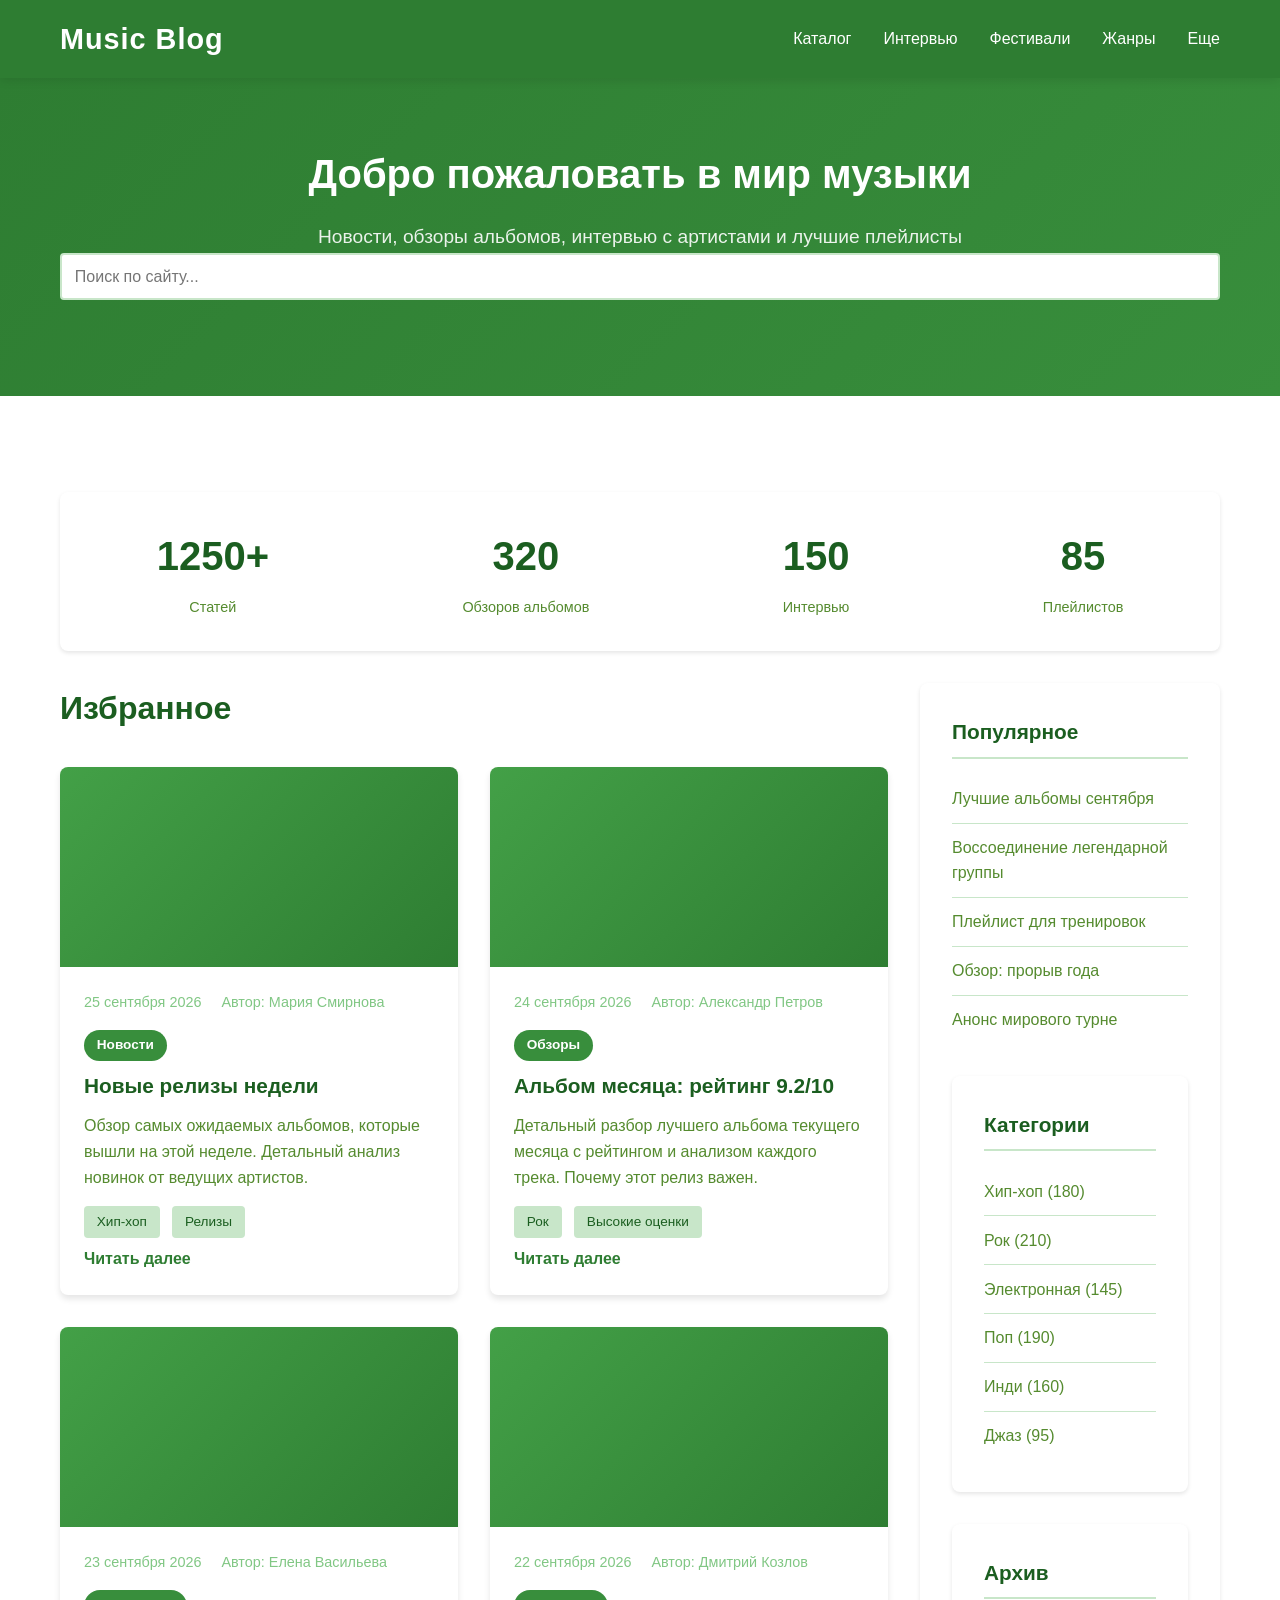
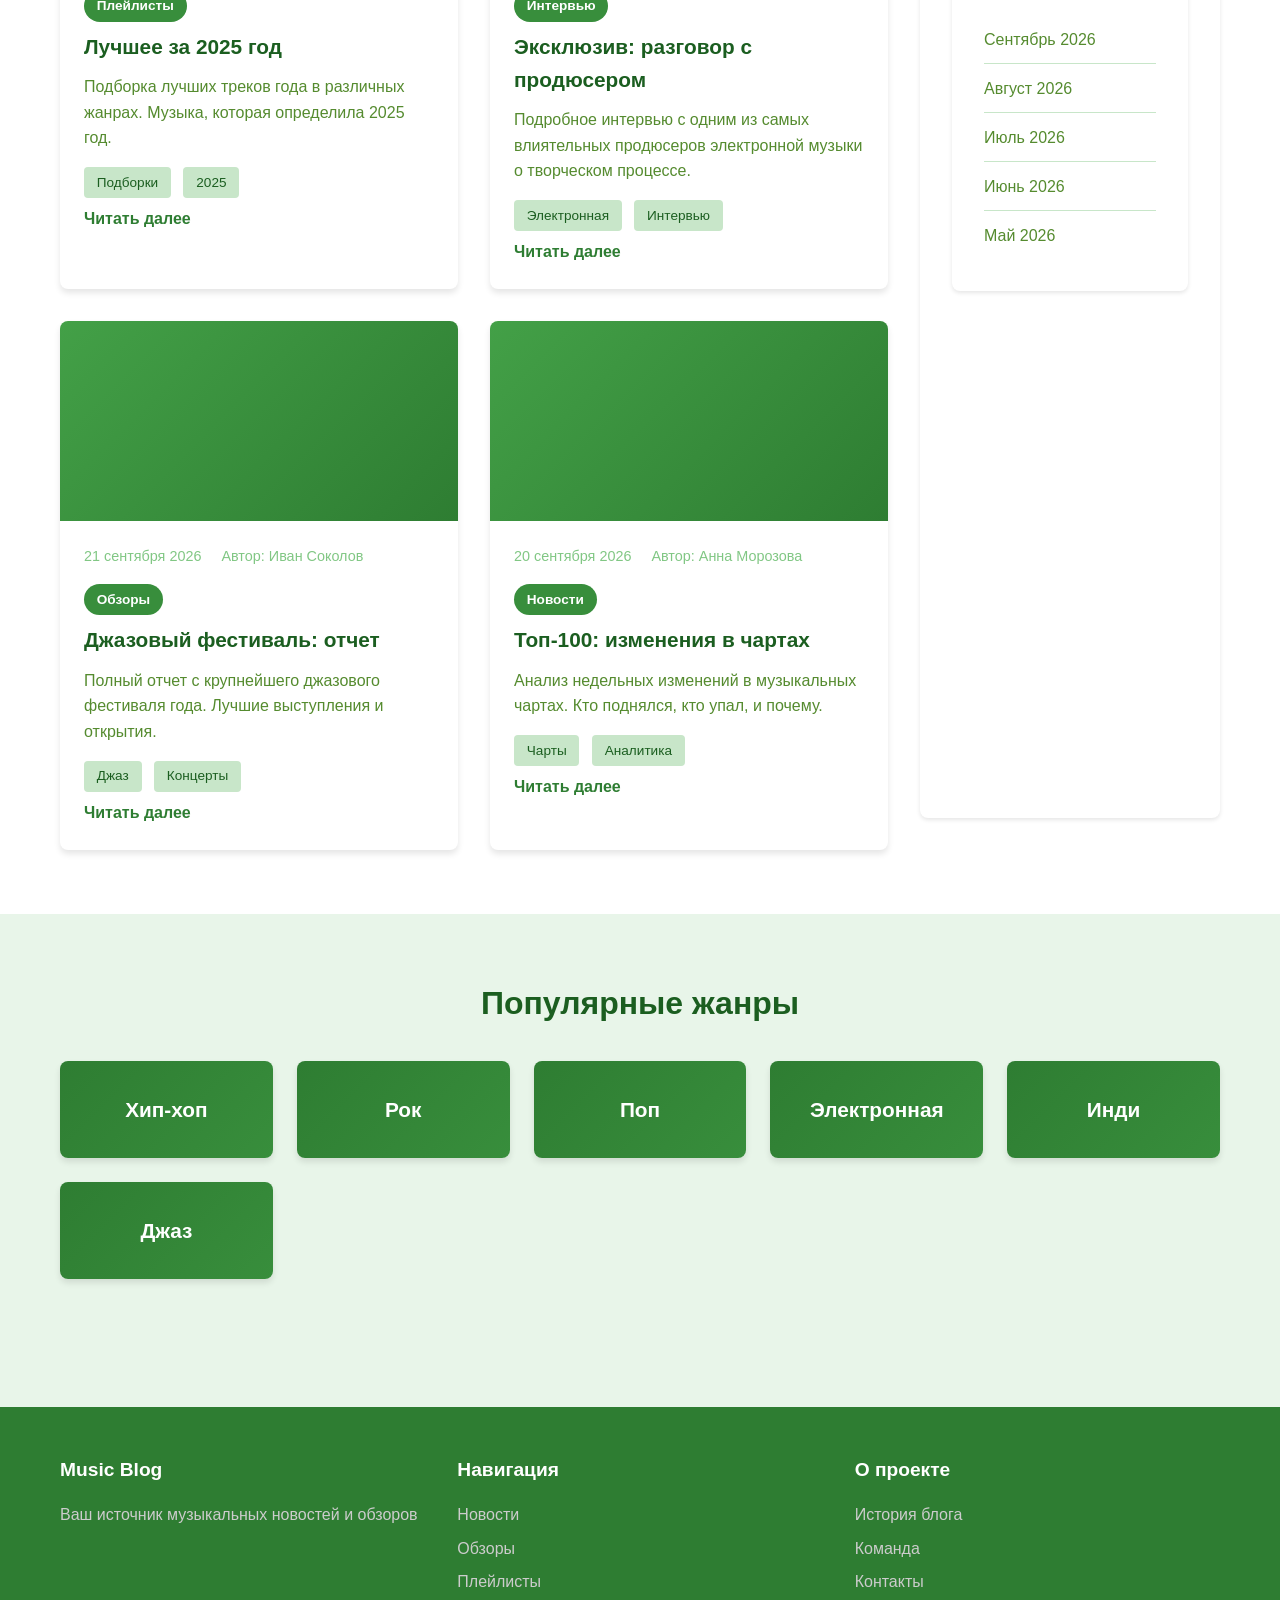
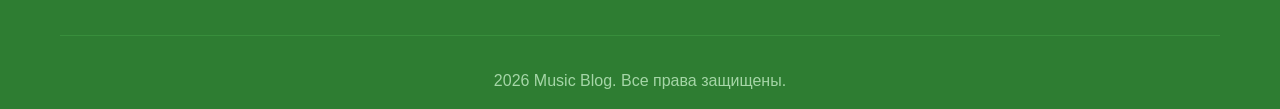
<file: index.html>
<!DOCTYPE html>
<html lang="ru">
<head>
    <meta charset="UTF-8">
    <meta name="viewport" content="width=device-width, initial-scale=1.0">
    <title>Музыкальный Блог - Новости, Обзоры, Плейлисты</title>
    <link rel="stylesheet" href="styles.css">
</head>
<body>
    <header>
        <div class="container">
            <div class="logo">
                <h1>Music Blog</h1>
            </div>
            <nav>
                <ul class="main-menu">
                    <li class="dropdown">
                        <a href="#catalog">Каталог</a>
                        <ul class="dropdown-menu">
                            <li class="dropdown-submenu">
                                <a href="news.html">Новости</a>
                                <ul>
                                    <li><a href="news.html#hip-hop">Хип-хоп</a></li>
                                    <li><a href="news.html#rock">Рок</a></li>
                                    <li><a href="news.html#pop">Поп</a></li>
                                    <li><a href="news.html#electronic">Электронная</a></li>
                                    <li><a href="news.html#indie">Инди</a></li>
                                    <li><a href="news.html#releases">Новые релизы</a></li>
                                    <li><a href="news.html#charts">Чарты</a></li>
                                </ul>
                            </li>
                            <li class="dropdown-submenu">
                                <a href="reviews.html">Обзоры</a>
                                <ul>
                                    <li><a href="reviews.html#albums">Альбомы</a></li>
                                    <li><a href="reviews.html#tracks">Треки</a></li>
                                    <li><a href="reviews.html#artists">Артисты</a></li>
                                    <li><a href="reviews.html#by-rating">По рейтингу</a></li>
                                </ul>
                            </li>
                            <li class="dropdown-submenu">
                                <a href="playlists.html">Плейлисты</a>
                                <ul>
                                    <li><a href="playlists.html#thematic">Тематические</a></li>
                                    <li><a href="playlists.html#by-genre">По жанрам</a></li>
                                    <li><a href="playlists.html#by-mood">По настроению</a></li>
                                </ul>
                            </li>
                        </ul>
                    </li>
                    <li><a href="interviews.html">Интервью</a></li>
                    <li><a href="festivals.html">Фестивали</a></li>
                    <li><a href="genres.html">Жанры</a></li>
                    <li class="dropdown">
                        <a href="#more">Еще</a>
                        <ul class="dropdown-menu">
                            <li><a href="podcasts.html">Подкасты</a></li>
                            <li><a href="awards.html">Награды</a></li>
                            <li><a href="history.html">История музыки</a></li>
                            <li><a href="community.html">Сообщество</a></li>
                            <li><a href="about.html">О нас</a></li>
                        </ul>
                    </li>
                </ul>
            </nav>
        </div>
    </header>

    <main>
        <section class="hero">
            <div class="container">
                <h2>Добро пожаловать в мир музыки</h2>
                <p>Новости, обзоры альбомов, интервью с артистами и лучшие плейлисты</p>
                <div class="search-box">
                    <input type="text" placeholder="Поиск по сайту...">
                </div>
            </div>
        </section>

        <section class="featured">
            <div class="container">
                <div class="stats">
                    <div class="stat-item">
                        <div class="stat-number">1250+</div>
                        <div class="stat-label">Статей</div>
                    </div>
                    <div class="stat-item">
                        <div class="stat-number">320</div>
                        <div class="stat-label">Обзоров альбомов</div>
                    </div>
                    <div class="stat-item">
                        <div class="stat-number">150</div>
                        <div class="stat-label">Интервью</div>
                    </div>
                    <div class="stat-item">
                        <div class="stat-number">85</div>
                        <div class="stat-label">Плейлистов</div>
                    </div>
                </div>

                <div class="content-wrapper">
                    <div class="main-content">
                        <h2>Избранное</h2>
                        <div class="grid">
                            <article class="card">
                                <div class="card-image"></div>
                                <div class="card-content">
                                    <div class="article-meta">
                                        <span>25 сентября 2026</span>
                                        <span>Автор: Мария Смирнова</span>
                                    </div>
                                    <span class="category">Новости</span>
                                    <h3>Новые релизы недели</h3>
                                    <p>Обзор самых ожидаемых альбомов, которые вышли на этой неделе. Детальный анализ новинок от ведущих артистов.</p>
                                    <div>
                                        <span class="tag">Хип-хоп</span>
                                        <span class="tag">Релизы</span>
                                    </div>
                                    <a href="news.html#releases" class="read-more">Читать далее</a>
                                </div>
                            </article>

                            <article class="card">
                                <div class="card-image"></div>
                                <div class="card-content">
                                    <div class="article-meta">
                                        <span>24 сентября 2026</span>
                                        <span>Автор: Александр Петров</span>
                                    </div>
                                    <span class="category">Обзоры</span>
                                    <h3>Альбом месяца: рейтинг 9.2/10</h3>
                                    <p>Детальный разбор лучшего альбома текущего месяца с рейтингом и анализом каждого трека. Почему этот релиз важен.</p>
                                    <div>
                                        <span class="tag">Рок</span>
                                        <span class="tag">Высокие оценки</span>
                                    </div>
                                    <a href="reviews.html#albums" class="read-more">Читать далее</a>
                                </div>
                            </article>

                            <article class="card">
                                <div class="card-image"></div>
                                <div class="card-content">
                                    <div class="article-meta">
                                        <span>23 сентября 2026</span>
                                        <span>Автор: Елена Васильева</span>
                                    </div>
                                    <span class="category">Плейлисты</span>
                                    <h3>Лучшее за 2025 год</h3>
                                    <p>Подборка лучших треков года в различных жанрах. Музыка, которая определила 2025 год.</p>
                                    <div>
                                        <span class="tag">Подборки</span>
                                        <span class="tag">2025</span>
                                    </div>
                                    <a href="playlists.html#thematic" class="read-more">Читать далее</a>
                                </div>
                            </article>

                            <article class="card">
                                <div class="card-image"></div>
                                <div class="card-content">
                                    <div class="article-meta">
                                        <span>22 сентября 2026</span>
                                        <span>Автор: Дмитрий Козлов</span>
                                    </div>
                                    <span class="category">Интервью</span>
                                    <h3>Эксклюзив: разговор с продюсером</h3>
                                    <p>Подробное интервью с одним из самых влиятельных продюсеров электронной музыки о творческом процессе.</p>
                                    <div>
                                        <span class="tag">Электронная</span>
                                        <span class="tag">Интервью</span>
                                    </div>
                                    <a href="news.html" class="read-more">Читать далее</a>
                                </div>
                            </article>

                            <article class="card">
                                <div class="card-image"></div>
                                <div class="card-content">
                                    <div class="article-meta">
                                        <span>21 сентября 2026</span>
                                        <span>Автор: Иван Соколов</span>
                                    </div>
                                    <span class="category">Обзоры</span>
                                    <h3>Джазовый фестиваль: отчет</h3>
                                    <p>Полный отчет с крупнейшего джазового фестиваля года. Лучшие выступления и открытия.</p>
                                    <div>
                                        <span class="tag">Джаз</span>
                                        <span class="tag">Концерты</span>
                                    </div>
                                    <a href="reviews.html" class="read-more">Читать далее</a>
                                </div>
                            </article>

                            <article class="card">
                                <div class="card-image"></div>
                                <div class="card-content">
                                    <div class="article-meta">
                                        <span>20 сентября 2026</span>
                                        <span>Автор: Анна Морозова</span>
                                    </div>
                                    <span class="category">Новости</span>
                                    <h3>Топ-100: изменения в чартах</h3>
                                    <p>Анализ недельных изменений в музыкальных чартах. Кто поднялся, кто упал, и почему.</p>
                                    <div>
                                        <span class="tag">Чарты</span>
                                        <span class="tag">Аналитика</span>
                                    </div>
                                    <a href="news.html#charts" class="read-more">Читать далее</a>
                                </div>
                            </article>
                        </div>
                    </div>

                    <aside class="sidebar">
                        <div>
                            <h3>Популярное</h3>
                            <ul>
                                <li><a href="reviews.html">Лучшие альбомы сентября</a></li>
                                <li><a href="news.html">Воссоединение легендарной группы</a></li>
                                <li><a href="playlists.html">Плейлист для тренировок</a></li>
                                <li><a href="reviews.html">Обзор: прорыв года</a></li>
                                <li><a href="news.html">Анонс мирового турне</a></li>
                            </ul>
                        </div>

                        <div class="sidebar" style="margin-top: 2rem;">
                            <h3>Категории</h3>
                            <ul>
                                <li><a href="news.html#hip-hop">Хип-хоп (180)</a></li>
                                <li><a href="news.html#rock">Рок (210)</a></li>
                                <li><a href="news.html#electronic">Электронная (145)</a></li>
                                <li><a href="news.html#pop">Поп (190)</a></li>
                                <li><a href="news.html#indie">Инди (160)</a></li>
                                <li><a href="news.html#jazz">Джаз (95)</a></li>
                            </ul>
                        </div>

                        <div class="sidebar" style="margin-top: 2rem;">
                            <h3>Архив</h3>
                            <ul>
                                <li><a href="#">Сентябрь 2026</a></li>
                                <li><a href="#">Август 2026</a></li>
                                <li><a href="#">Июль 2026</a></li>
                                <li><a href="#">Июнь 2026</a></li>
                                <li><a href="#">Май 2026</a></li>
                            </ul>
                        </div>
                    </aside>
                </div>
            </div>
        </section>

        <section class="genres">
            <div class="container">
                <h2>Популярные жанры</h2>
                <div class="genres-grid">
                    <a href="news.html#hip-hop" class="genre-card">
                        <h3>Хип-хоп</h3>
                    </a>
                    <a href="news.html#rock" class="genre-card">
                        <h3>Рок</h3>
                    </a>
                    <a href="news.html#pop" class="genre-card">
                        <h3>Поп</h3>
                    </a>
                    <a href="news.html#electronic" class="genre-card">
                        <h3>Электронная</h3>
                    </a>
                    <a href="news.html#indie" class="genre-card">
                        <h3>Инди</h3>
                    </a>
                    <a href="news.html#jazz" class="genre-card">
                        <h3>Джаз</h3>
                    </a>
                </div>
            </div>
        </section>
    </main>

    <footer>
        <div class="container">
            <div class="footer-content">
                <div class="footer-section">
                    <h4>Music Blog</h4>
                    <p>Ваш источник музыкальных новостей и обзоров</p>
                </div>
                <div class="footer-section">
                    <h4>Навигация</h4>
                    <ul>
                        <li><a href="news.html">Новости</a></li>
                        <li><a href="reviews.html">Обзоры</a></li>
                        <li><a href="playlists.html">Плейлисты</a></li>
                    </ul>
                </div>
                <div class="footer-section">
                    <h4>О проекте</h4>
                    <ul>
                        <li><a href="about.html#history">История блога</a></li>
                        <li><a href="about.html#team">Команда</a></li>
                        <li><a href="about.html#contacts">Контакты</a></li>
                    </ul>
                </div>
            </div>
            <div class="footer-bottom">
                <p>2026 Music Blog. Все права защищены.</p>
            </div>
        </div>
    </footer>
</body>
</html>
</file>
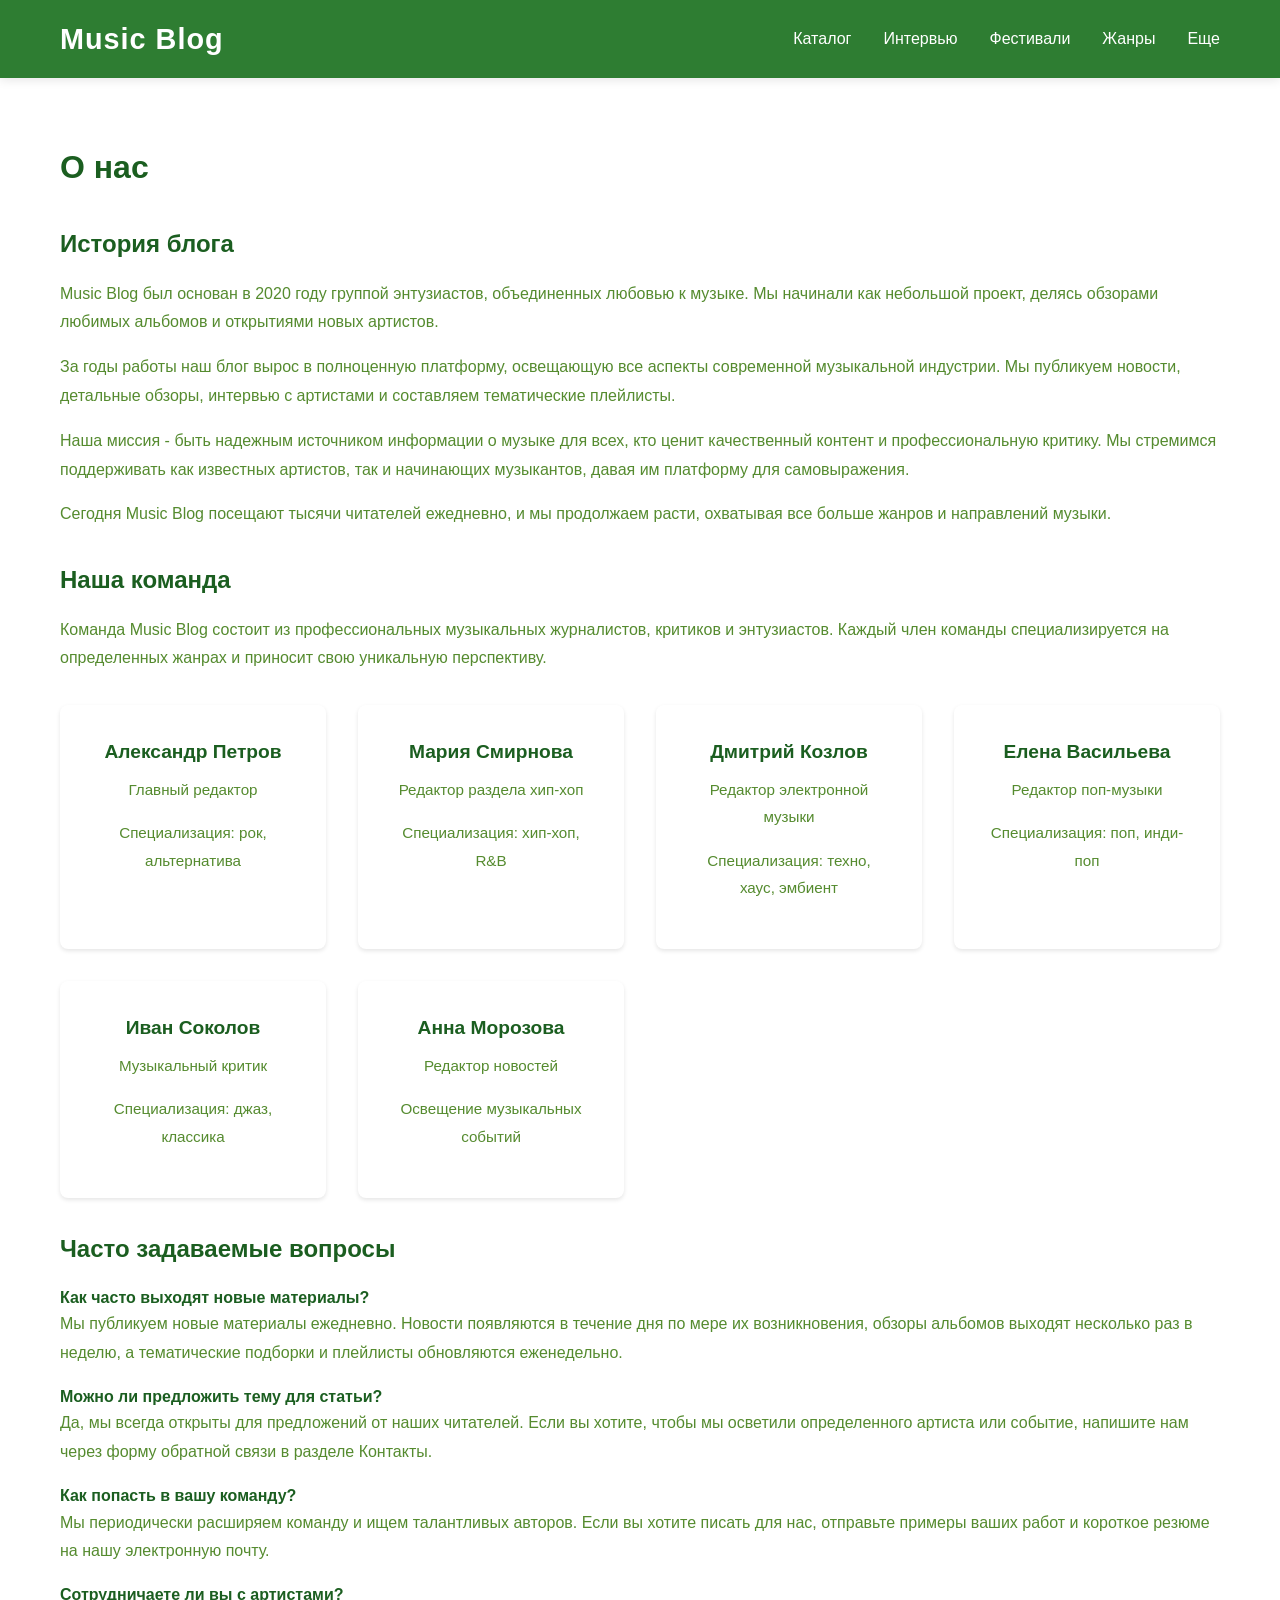
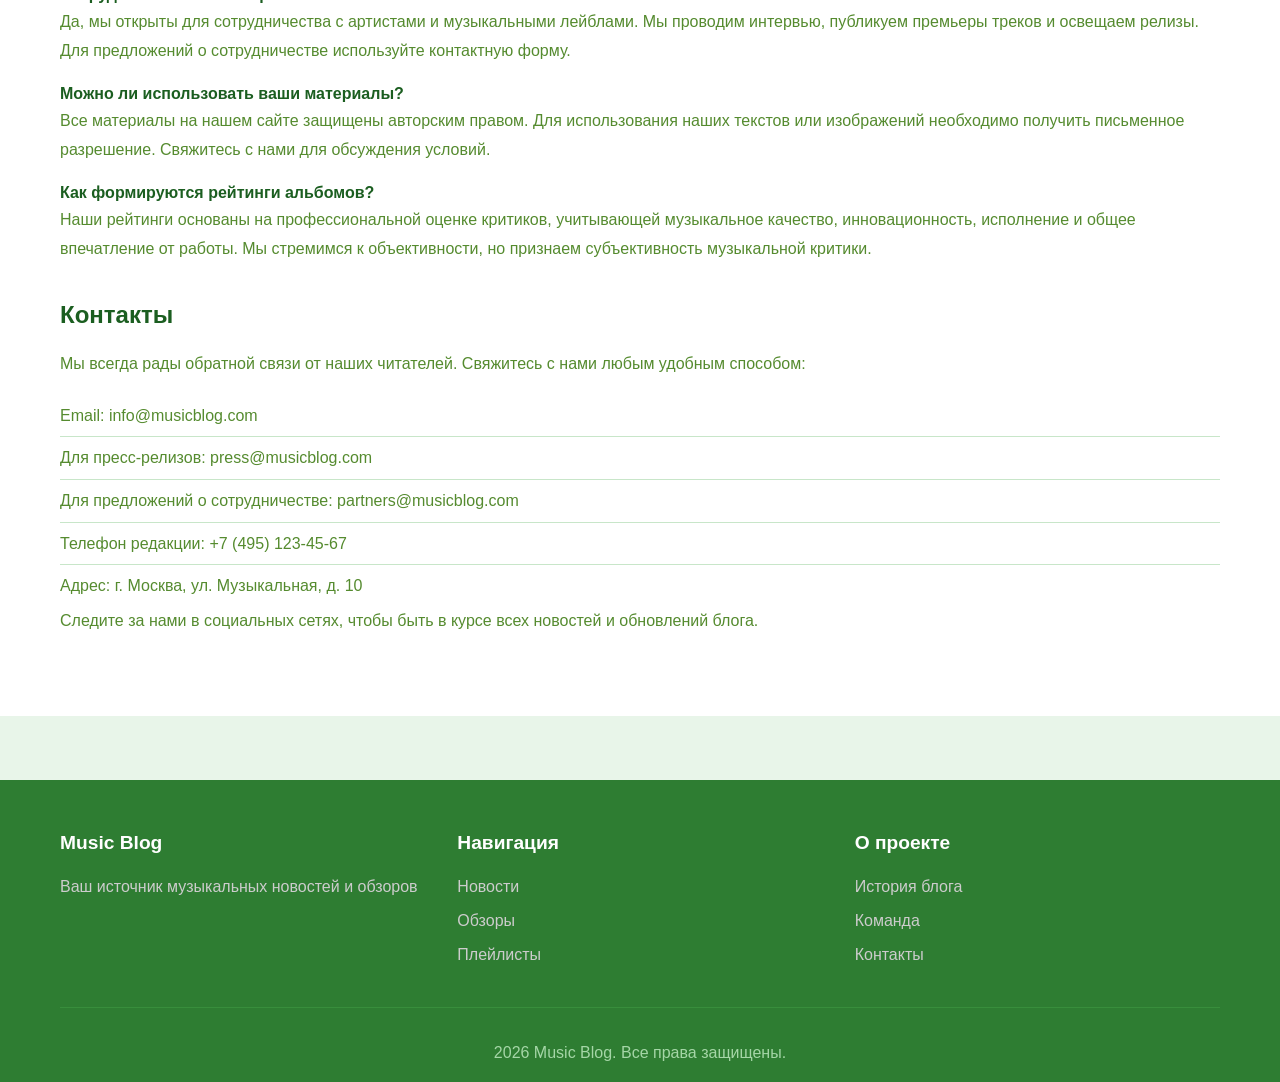
<file: about.html>
<!DOCTYPE html>
<html lang="ru">
<head>
    <meta charset="UTF-8">
    <meta name="viewport" content="width=device-width, initial-scale=1.0">
    <title>О нас - Музыкальный Блог</title>
    <link rel="stylesheet" href="styles.css">
</head>
<body>
    <header>
        <div class="container">
            <div class="logo">
                <h1><a href="index.html" style="color: #fff; text-decoration: none;">Music Blog</a></h1>
            </div>
            <nav>
                <ul class="main-menu">
                    <li class="dropdown">
                        <a href="#catalog">Каталог</a>
                        <ul class="dropdown-menu">
                            <li class="dropdown-submenu">
                                <a href="news.html">Новости</a>
                                <ul>
                                    <li><a href="news.html#hip-hop">Хип-хоп</a></li>
                                    <li><a href="news.html#rock">Рок</a></li>
                                    <li><a href="news.html#pop">Поп</a></li>
                                    <li><a href="news.html#electronic">Электронная</a></li>
                                    <li><a href="news.html#indie">Инди</a></li>
                                    <li><a href="news.html#releases">Новые релизы</a></li>
                                    <li><a href="news.html#charts">Чарты</a></li>
                                </ul>
                            </li>
                            <li class="dropdown-submenu">
                                <a href="reviews.html">Обзоры</a>
                                <ul>
                                    <li><a href="reviews.html#albums">Альбомы</a></li>
                                    <li><a href="reviews.html#tracks">Треки</a></li>
                                    <li><a href="reviews.html#artists">Артисты</a></li>
                                    <li><a href="reviews.html#by-rating">По рейтингу</a></li>
                                </ul>
                            </li>
                            <li class="dropdown-submenu">
                                <a href="playlists.html">Плейлисты</a>
                                <ul>
                                    <li><a href="playlists.html#thematic">Тематические</a></li>
                                    <li><a href="playlists.html#by-genre">По жанрам</a></li>
                                    <li><a href="playlists.html#by-mood">По настроению</a></li>
                                </ul>
                            </li>
                        </ul>
                    </li>
                    <li><a href="interviews.html">Интервью</a></li>
                    <li><a href="festivals.html">Фестивали</a></li>
                    <li><a href="genres.html">Жанры</a></li>
                    <li class="dropdown">
                        <a href="#more">Еще</a>
                        <ul class="dropdown-menu">
                            <li><a href="podcasts.html">Подкасты</a></li>
                            <li><a href="awards.html">Награды</a></li>
                            <li><a href="history.html">История музыки</a></li>
                            <li><a href="community.html">Сообщество</a></li>
                            <li><a href="about.html">О нас</a></li>
                        </ul>
                    </li>
                </ul>
            </nav>
        </div>
    </header>

    <main>
        <section class="content-section">
            <div class="container">
                <h2>О нас</h2>

                <div id="history">
                    <h3>История блога</h3>
                    <p>Music Blog был основан в 2020 году группой энтузиастов, объединенных любовью к музыке. Мы начинали как небольшой проект, делясь обзорами любимых альбомов и открытиями новых артистов.</p>
                    <p>За годы работы наш блог вырос в полноценную платформу, освещающую все аспекты современной музыкальной индустрии. Мы публикуем новости, детальные обзоры, интервью с артистами и составляем тематические плейлисты.</p>
                    <p>Наша миссия - быть надежным источником информации о музыке для всех, кто ценит качественный контент и профессиональную критику. Мы стремимся поддерживать как известных артистов, так и начинающих музыкантов, давая им платформу для самовыражения.</p>
                    <p>Сегодня Music Blog посещают тысячи читателей ежедневно, и мы продолжаем расти, охватывая все больше жанров и направлений музыки.</p>
                </div>

                <div id="team">
                    <h3>Наша команда</h3>
                    <p>Команда Music Blog состоит из профессиональных музыкальных журналистов, критиков и энтузиастов. Каждый член команды специализируется на определенных жанрах и приносит свою уникальную перспективу.</p>

                    <div class="team-grid">
                        <div class="team-member">
                            <h4>Александр Петров</h4>
                            <p>Главный редактор</p>
                            <p>Специализация: рок, альтернатива</p>
                        </div>

                        <div class="team-member">
                            <h4>Мария Смирнова</h4>
                            <p>Редактор раздела хип-хоп</p>
                            <p>Специализация: хип-хоп, R&B</p>
                        </div>

                        <div class="team-member">
                            <h4>Дмитрий Козлов</h4>
                            <p>Редактор электронной музыки</p>
                            <p>Специализация: техно, хаус, эмбиент</p>
                        </div>

                        <div class="team-member">
                            <h4>Елена Васильева</h4>
                            <p>Редактор поп-музыки</p>
                            <p>Специализация: поп, инди-поп</p>
                        </div>

                        <div class="team-member">
                            <h4>Иван Соколов</h4>
                            <p>Музыкальный критик</h4>
                            <p>Специализация: джаз, классика</p>
                        </div>

                        <div class="team-member">
                            <h4>Анна Морозова</h4>
                            <p>Редактор новостей</h4>
                            <p>Освещение музыкальных событий</p>
                        </div>
                    </div>
                </div>

                <div id="faq">
                    <h3>Часто задаваемые вопросы</h3>

                    <h4>Как часто выходят новые материалы?</h4>
                    <p>Мы публикуем новые материалы ежедневно. Новости появляются в течение дня по мере их возникновения, обзоры альбомов выходят несколько раз в неделю, а тематические подборки и плейлисты обновляются еженедельно.</p>

                    <h4>Можно ли предложить тему для статьи?</h4>
                    <p>Да, мы всегда открыты для предложений от наших читателей. Если вы хотите, чтобы мы осветили определенного артиста или событие, напишите нам через форму обратной связи в разделе Контакты.</p>

                    <h4>Как попасть в вашу команду?</h4>
                    <p>Мы периодически расширяем команду и ищем талантливых авторов. Если вы хотите писать для нас, отправьте примеры ваших работ и короткое резюме на нашу электронную почту.</p>

                    <h4>Сотрудничаете ли вы с артистами?</h4>
                    <p>Да, мы открыты для сотрудничества с артистами и музыкальными лейблами. Мы проводим интервью, публикуем премьеры треков и освещаем релизы. Для предложений о сотрудничестве используйте контактную форму.</p>

                    <h4>Можно ли использовать ваши материалы?</h4>
                    <p>Все материалы на нашем сайте защищены авторским правом. Для использования наших текстов или изображений необходимо получить письменное разрешение. Свяжитесь с нами для обсуждения условий.</p>

                    <h4>Как формируются рейтинги альбомов?</h4>
                    <p>Наши рейтинги основаны на профессиональной оценке критиков, учитывающей музыкальное качество, инновационность, исполнение и общее впечатление от работы. Мы стремимся к объективности, но признаем субъективность музыкальной критики.</p>
                </div>

                <div id="contacts">
                    <h3>Контакты</h3>
                    <p>Мы всегда рады обратной связи от наших читателей. Свяжитесь с нами любым удобным способом:</p>

                    <ul>
                        <li>Email: info@musicblog.com</li>
                        <li>Для пресс-релизов: press@musicblog.com</li>
                        <li>Для предложений о сотрудничестве: partners@musicblog.com</li>
                        <li>Телефон редакции: +7 (495) 123-45-67</li>
                        <li>Адрес: г. Москва, ул. Музыкальная, д. 10</li>
                    </ul>

                    <p>Следите за нами в социальных сетях, чтобы быть в курсе всех новостей и обновлений блога.</p>
                </div>
            </div>
        </section>
    </main>

    <footer>
        <div class="container">
            <div class="footer-content">
                <div class="footer-section">
                    <h4>Music Blog</h4>
                    <p>Ваш источник музыкальных новостей и обзоров</p>
                </div>
                <div class="footer-section">
                    <h4>Навигация</h4>
                    <ul>
                        <li><a href="news.html">Новости</a></li>
                        <li><a href="reviews.html">Обзоры</a></li>
                        <li><a href="playlists.html">Плейлисты</a></li>
                    </ul>
                </div>
                <div class="footer-section">
                    <h4>О проекте</h4>
                    <ul>
                        <li><a href="about.html#history">История блога</a></li>
                        <li><a href="about.html#team">Команда</a></li>
                        <li><a href="about.html#contacts">Контакты</a></li>
                    </ul>
                </div>
            </div>
            <div class="footer-bottom">
                <p>2026 Music Blog. Все права защищены.</p>
            </div>
        </div>
    </footer>
</body>
</html>
</file>
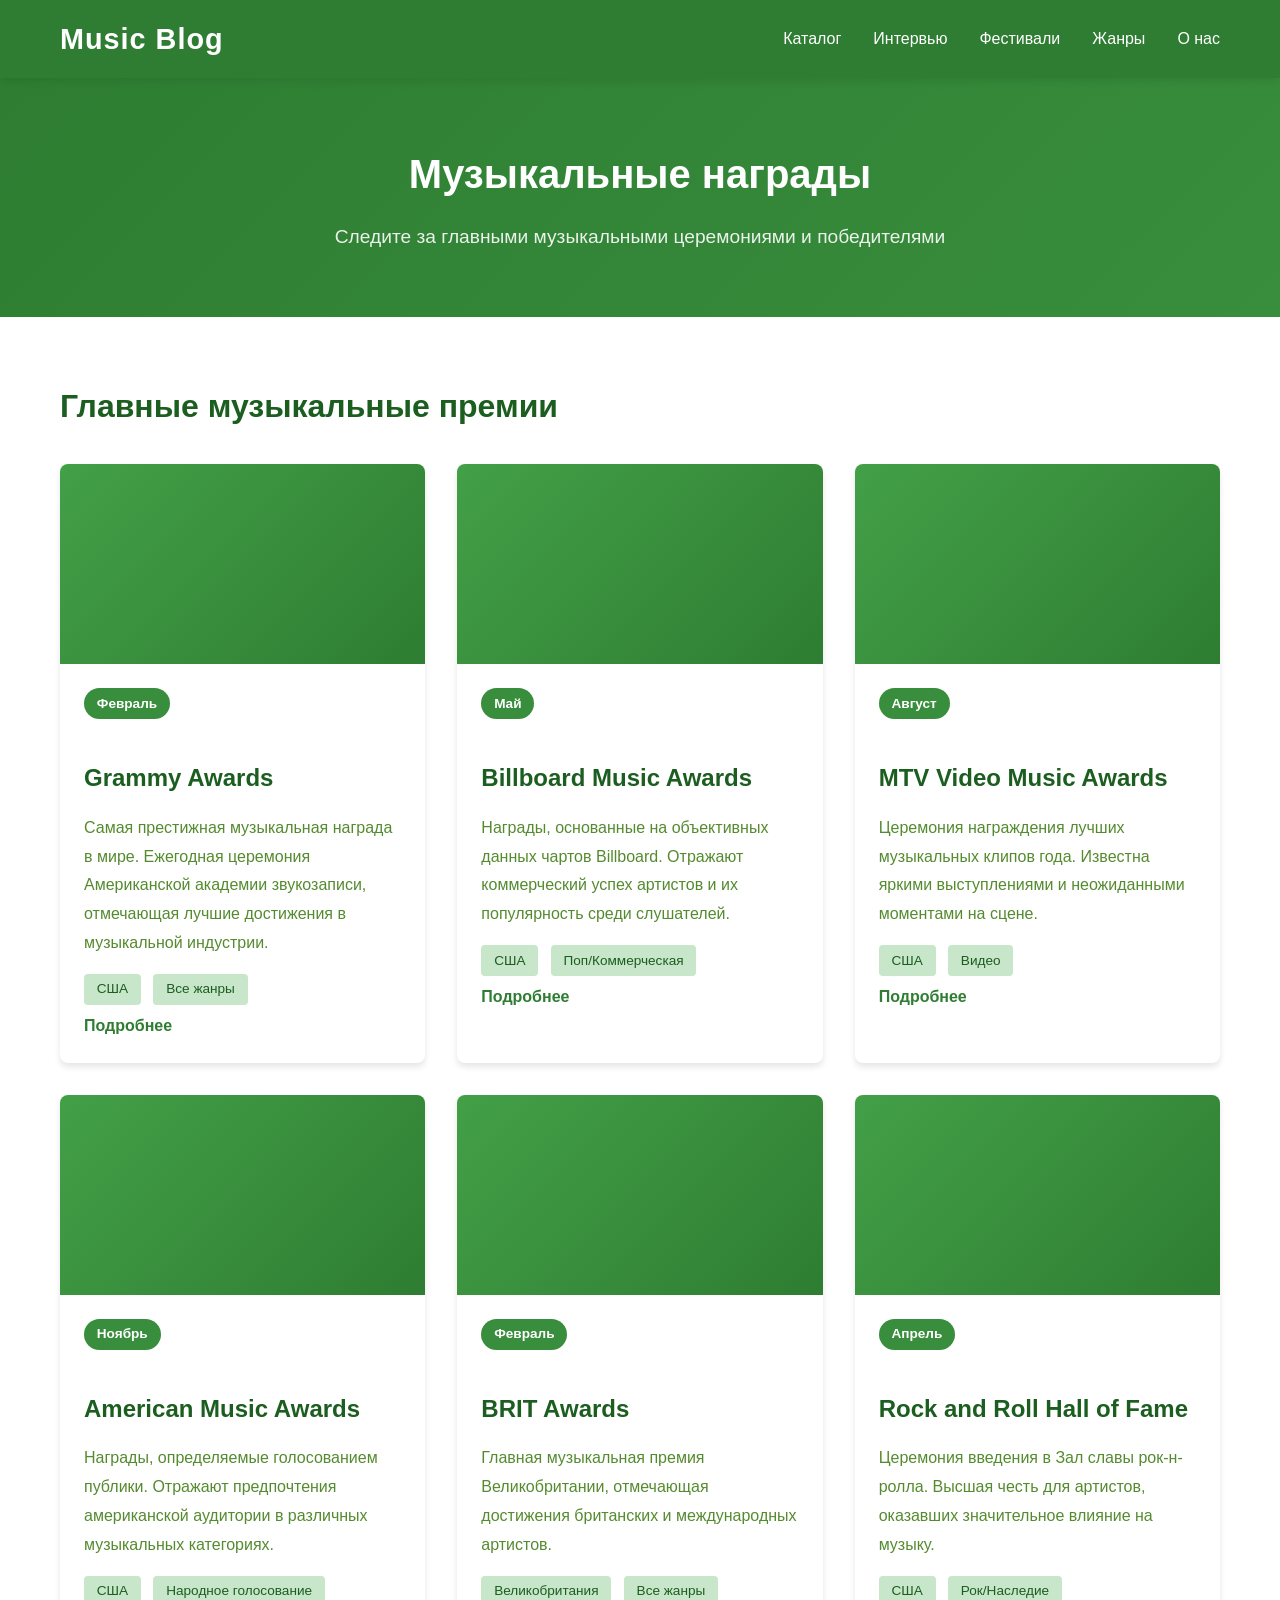
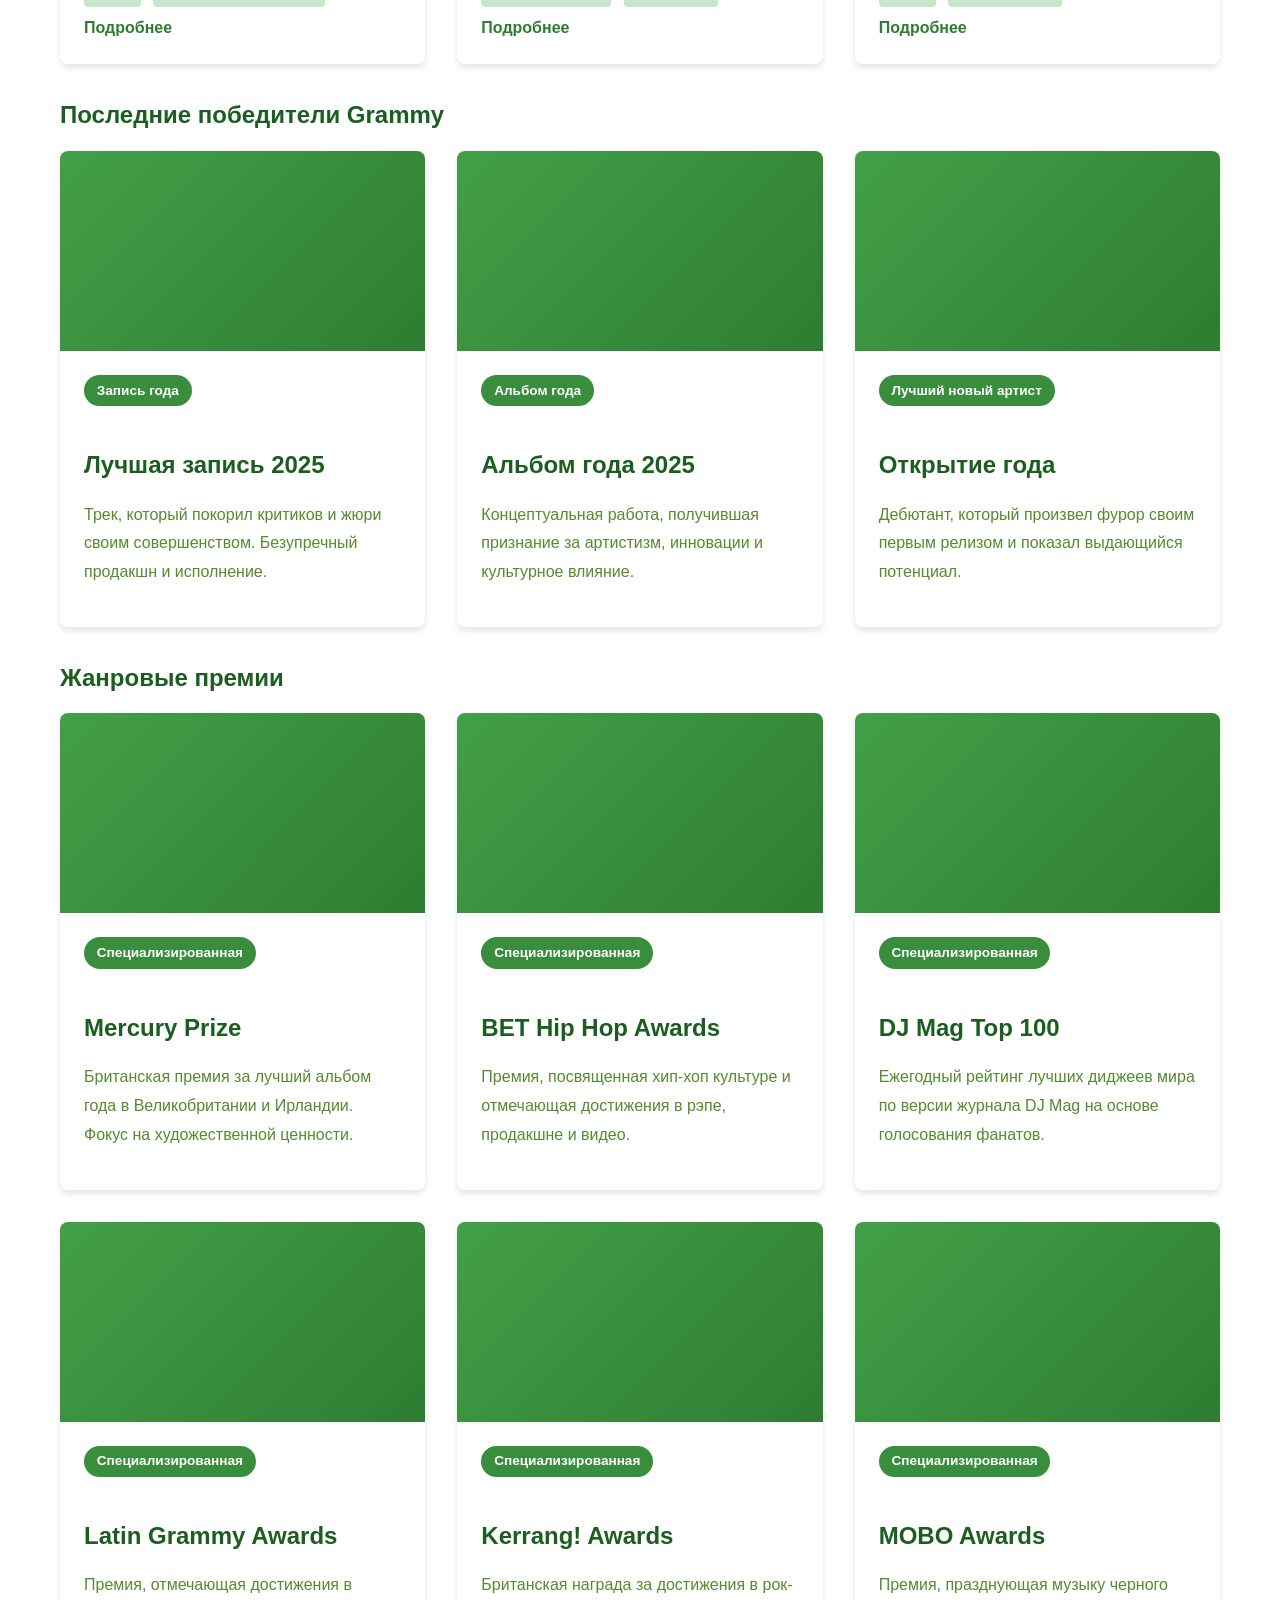
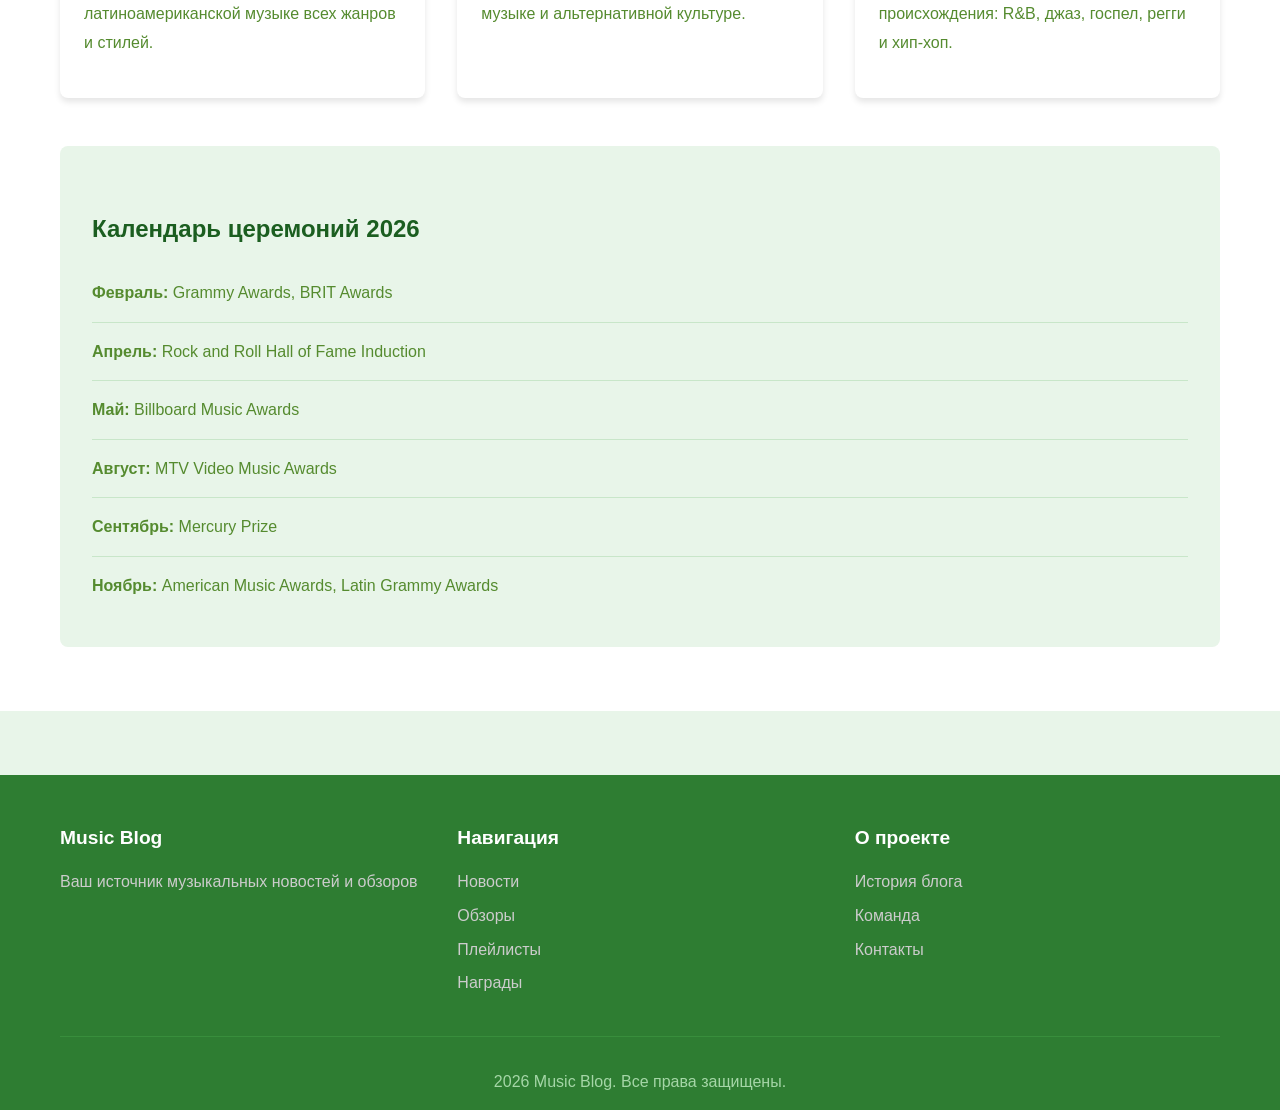
<file: awards.html>
<!DOCTYPE html>
<html lang="ru">
<head>
    <meta charset="UTF-8">
    <meta name="viewport" content="width=device-width, initial-scale=1.0">
    <title>Музыкальные награды - Музыкальный Блог</title>
    <link rel="stylesheet" href="styles.css">
</head>
<body>
    <header>
        <div class="container">
            <div class="logo">
                <h1><a href="index.html" style="color: #fff; text-decoration: none;">Music Blog</a></h1>
            </div>
            <nav>
                <ul class="main-menu">
                    <li class="dropdown">
                        <a href="#catalog">Каталог</a>
                        <ul class="dropdown-menu">
                            <li class="dropdown-submenu">
                                <a href="news.html">Новости</a>
                                <ul>
                                    <li><a href="news.html#hip-hop">Хип-хоп</a></li>
                                    <li><a href="news.html#rock">Рок</a></li>
                                    <li><a href="news.html#pop">Поп</a></li>
                                    <li><a href="news.html#electronic">Электронная</a></li>
                                    <li><a href="news.html#indie">Инди</a></li>
                                    <li><a href="news.html#releases">Новые релизы</a></li>
                                    <li><a href="news.html#charts">Чарты</a></li>
                                </ul>
                            </li>
                            <li class="dropdown-submenu">
                                <a href="reviews.html">Обзоры</a>
                                <ul>
                                    <li><a href="reviews.html#albums">Альбомы</a></li>
                                    <li><a href="reviews.html#tracks">Треки</a></li>
                                    <li><a href="reviews.html#artists">Артисты</a></li>
                                    <li><a href="reviews.html#by-rating">По рейтингу</a></li>
                                </ul>
                            </li>
                            <li class="dropdown-submenu">
                                <a href="playlists.html">Плейлисты</a>
                                <ul>
                                    <li><a href="playlists.html#thematic">Тематические</a></li>
                                    <li><a href="playlists.html#by-genre">По жанрам</a></li>
                                    <li><a href="playlists.html#by-mood">По настроению</a></li>
                                </ul>
                            </li>
                        </ul>
                    </li>
                    <li><a href="interviews.html">Интервью</a></li>
                    <li><a href="festivals.html">Фестивали</a></li>
                    <li><a href="genres.html">Жанры</a></li>
                    <li class="dropdown">
                        <a href="about.html">О нас</a>
                        <ul class="dropdown-menu">
                            <li><a href="about.html#history">История блога</a></li>
                            <li><a href="about.html#team">Наша команда</a></li>
                            <li><a href="about.html#faq">FAQ</a></li>
                            <li><a href="about.html#contacts">Контакты</a></li>
                        </ul>
                    </li>
                </ul>
            </nav>
        </div>
    </header>

    <main>
        <section class="hero">
            <div class="container">
                <h2>Музыкальные награды</h2>
                <p>Следите за главными музыкальными церемониями и победителями</p>
            </div>
        </section>

        <section class="content-section">
            <div class="container">
                <h2>Главные музыкальные премии</h2>

                <div class="grid">
                    <article class="card">
                        <div class="card-image"></div>
                        <div class="card-content">
                            <span class="category">Февраль</span>
                            <h3>Grammy Awards</h3>
                            <p>Самая престижная музыкальная награда в мире. Ежегодная церемония Американской академии звукозаписи, отмечающая лучшие достижения в музыкальной индустрии.</p>
                            <div>
                                <span class="tag">США</span>
                                <span class="tag">Все жанры</span>
                            </div>
                            <a href="#grammy" class="read-more">Подробнее</a>
                        </div>
                    </article>

                    <article class="card">
                        <div class="card-image"></div>
                        <div class="card-content">
                            <span class="category">Май</span>
                            <h3>Billboard Music Awards</h3>
                            <p>Награды, основанные на объективных данных чартов Billboard. Отражают коммерческий успех артистов и их популярность среди слушателей.</p>
                            <div>
                                <span class="tag">США</span>
                                <span class="tag">Поп/Коммерческая</span>
                            </div>
                            <a href="#billboard" class="read-more">Подробнее</a>
                        </div>
                    </article>

                    <article class="card">
                        <div class="card-image"></div>
                        <div class="card-content">
                            <span class="category">Август</span>
                            <h3>MTV Video Music Awards</h3>
                            <p>Церемония награждения лучших музыкальных клипов года. Известна яркими выступлениями и неожиданными моментами на сцене.</p>
                            <div>
                                <span class="tag">США</span>
                                <span class="tag">Видео</span>
                            </div>
                            <a href="#vma" class="read-more">Подробнее</a>
                        </div>
                    </article>

                    <article class="card">
                        <div class="card-image"></div>
                        <div class="card-content">
                            <span class="category">Ноябрь</span>
                            <h3>American Music Awards</h3>
                            <p>Награды, определяемые голосованием публики. Отражают предпочтения американской аудитории в различных музыкальных категориях.</p>
                            <div>
                                <span class="tag">США</span>
                                <span class="tag">Народное голосование</span>
                            </div>
                            <a href="#ama" class="read-more">Подробнее</a>
                        </div>
                    </article>

                    <article class="card">
                        <div class="card-image"></div>
                        <div class="card-content">
                            <span class="category">Февраль</span>
                            <h3>BRIT Awards</h3>
                            <p>Главная музыкальная премия Великобритании, отмечающая достижения британских и международных артистов.</p>
                            <div>
                                <span class="tag">Великобритания</span>
                                <span class="tag">Все жанры</span>
                            </div>
                            <a href="#brit" class="read-more">Подробнее</a>
                        </div>
                    </article>

                    <article class="card">
                        <div class="card-image"></div>
                        <div class="card-content">
                            <span class="category">Апрель</span>
                            <h3>Rock and Roll Hall of Fame</h3>
                            <p>Церемония введения в Зал славы рок-н-ролла. Высшая честь для артистов, оказавших значительное влияние на музыку.</p>
                            <div>
                                <span class="tag">США</span>
                                <span class="tag">Рок/Наследие</span>
                            </div>
                            <a href="#rockhall" class="read-more">Подробнее</a>
                        </div>
                    </article>
                </div>

                <h3 id="grammy">Последние победители Grammy</h3>
                <div class="grid">
                    <article class="card">
                        <div class="card-image"></div>
                        <div class="card-content">
                            <span class="category">Запись года</span>
                            <h3>Лучшая запись 2025</h3>
                            <p>Трек, который покорил критиков и жюри своим совершенством. Безупречный продакшн и исполнение.</p>
                        </div>
                    </article>

                    <article class="card">
                        <div class="card-image"></div>
                        <div class="card-content">
                            <span class="category">Альбом года</span>
                            <h3>Альбом года 2025</h3>
                            <p>Концептуальная работа, получившая признание за артистизм, инновации и культурное влияние.</p>
                        </div>
                    </article>

                    <article class="card">
                        <div class="card-image"></div>
                        <div class="card-content">
                            <span class="category">Лучший новый артист</span>
                            <h3>Открытие года</h3>
                            <p>Дебютант, который произвел фурор своим первым релизом и показал выдающийся потенциал.</p>
                        </div>
                    </article>
                </div>

                <h3>Жанровые премии</h3>
                <div class="grid">
                    <article class="card">
                        <div class="card-image"></div>
                        <div class="card-content">
                            <span class="category">Специализированная</span>
                            <h3>Mercury Prize</h3>
                            <p>Британская премия за лучший альбом года в Великобритании и Ирландии. Фокус на художественной ценности.</p>
                        </div>
                    </article>

                    <article class="card">
                        <div class="card-image"></div>
                        <div class="card-content">
                            <span class="category">Специализированная</span>
                            <h3>BET Hip Hop Awards</h3>
                            <p>Премия, посвященная хип-хоп культуре и отмечающая достижения в рэпе, продакшне и видео.</p>
                        </div>
                    </article>

                    <article class="card">
                        <div class="card-image"></div>
                        <div class="card-content">
                            <span class="category">Специализированная</span>
                            <h3>DJ Mag Top 100</h3>
                            <p>Ежегодный рейтинг лучших диджеев мира по версии журнала DJ Mag на основе голосования фанатов.</p>
                        </div>
                    </article>

                    <article class="card">
                        <div class="card-image"></div>
                        <div class="card-content">
                            <span class="category">Специализированная</span>
                            <h3>Latin Grammy Awards</h3>
                            <p>Премия, отмечающая достижения в латиноамериканской музыке всех жанров и стилей.</p>
                        </div>
                    </article>

                    <article class="card">
                        <div class="card-image"></div>
                        <div class="card-content">
                            <span class="category">Специализированная</span>
                            <h3>Kerrang! Awards</h3>
                            <p>Британская награда за достижения в рок-музыке и альтернативной культуре.</p>
                        </div>
                    </article>

                    <article class="card">
                        <div class="card-image"></div>
                        <div class="card-content">
                            <span class="category">Специализированная</span>
                            <h3>MOBO Awards</h3>
                            <p>Премия, празднующая музыку черного происхождения: R&B, джаз, госпел, регги и хип-хоп.</p>
                        </div>
                    </article>
                </div>

                <div class="content-section" style="background-color: #e8f5e9; padding: 2rem; border-radius: 8px; margin-top: 3rem;">
                    <h3>Календарь церемоний 2026</h3>
                    <ul style="list-style: none; padding: 0;">
                        <li style="padding: 1rem 0; border-bottom: 1px solid #c8e6c9;"><strong>Февраль:</strong> Grammy Awards, BRIT Awards</li>
                        <li style="padding: 1rem 0; border-bottom: 1px solid #c8e6c9;"><strong>Апрель:</strong> Rock and Roll Hall of Fame Induction</li>
                        <li style="padding: 1rem 0; border-bottom: 1px solid #c8e6c9;"><strong>Май:</strong> Billboard Music Awards</li>
                        <li style="padding: 1rem 0; border-bottom: 1px solid #c8e6c9;"><strong>Август:</strong> MTV Video Music Awards</li>
                        <li style="padding: 1rem 0; border-bottom: 1px solid #c8e6c9;"><strong>Сентябрь:</strong> Mercury Prize</li>
                        <li style="padding: 1rem 0;"><strong>Ноябрь:</strong> American Music Awards, Latin Grammy Awards</li>
                    </ul>
                </div>
            </div>
        </section>
    </main>

    <footer>
        <div class="container">
            <div class="footer-content">
                <div class="footer-section">
                    <h4>Music Blog</h4>
                    <p>Ваш источник музыкальных новостей и обзоров</p>
                </div>
                <div class="footer-section">
                    <h4>Навигация</h4>
                    <ul>
                        <li><a href="news.html">Новости</a></li>
                        <li><a href="reviews.html">Обзоры</a></li>
                        <li><a href="playlists.html">Плейлисты</a></li>
                        <li><a href="awards.html">Награды</a></li>
                    </ul>
                </div>
                <div class="footer-section">
                    <h4>О проекте</h4>
                    <ul>
                        <li><a href="about.html#history">История блога</a></li>
                        <li><a href="about.html#team">Команда</a></li>
                        <li><a href="about.html#contacts">Контакты</a></li>
                    </ul>
                </div>
            </div>
            <div class="footer-bottom">
                <p>2026 Music Blog. Все права защищены.</p>
            </div>
        </div>
    </footer>
</body>
</html>
</file>
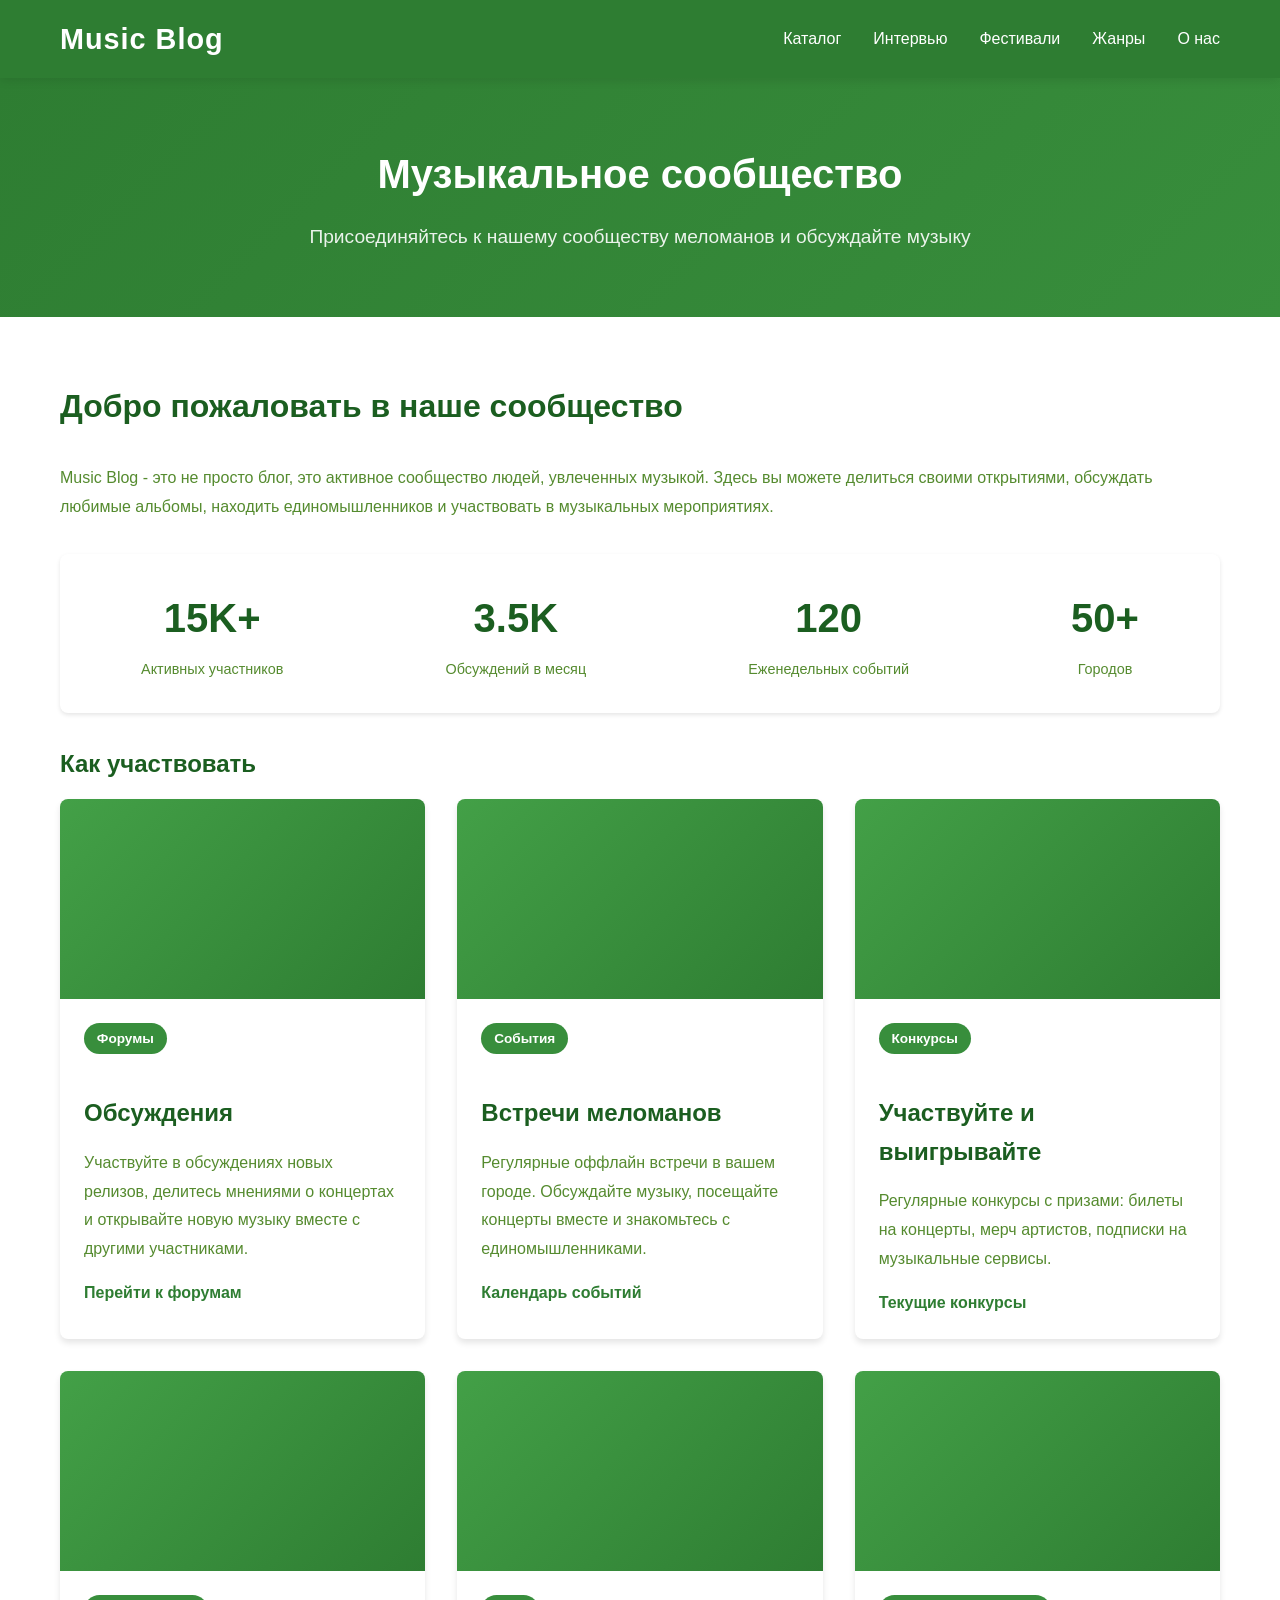
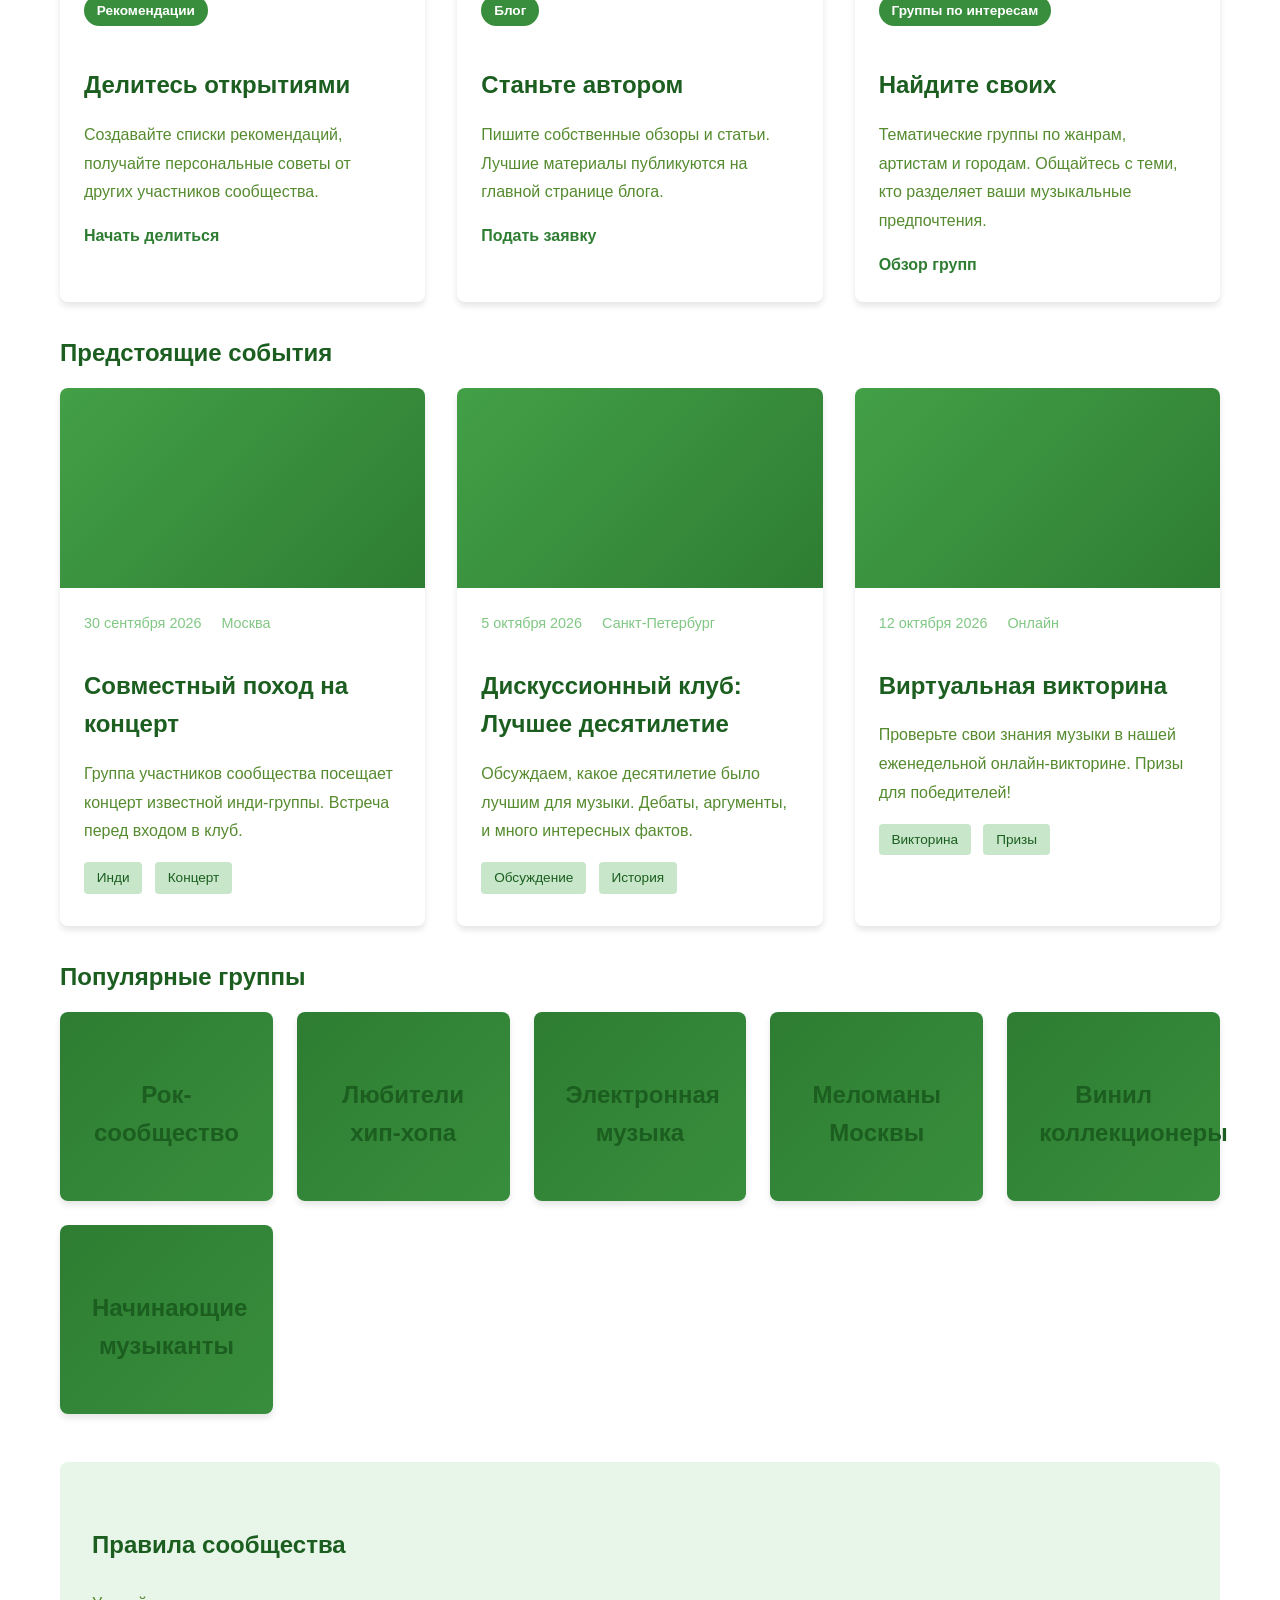
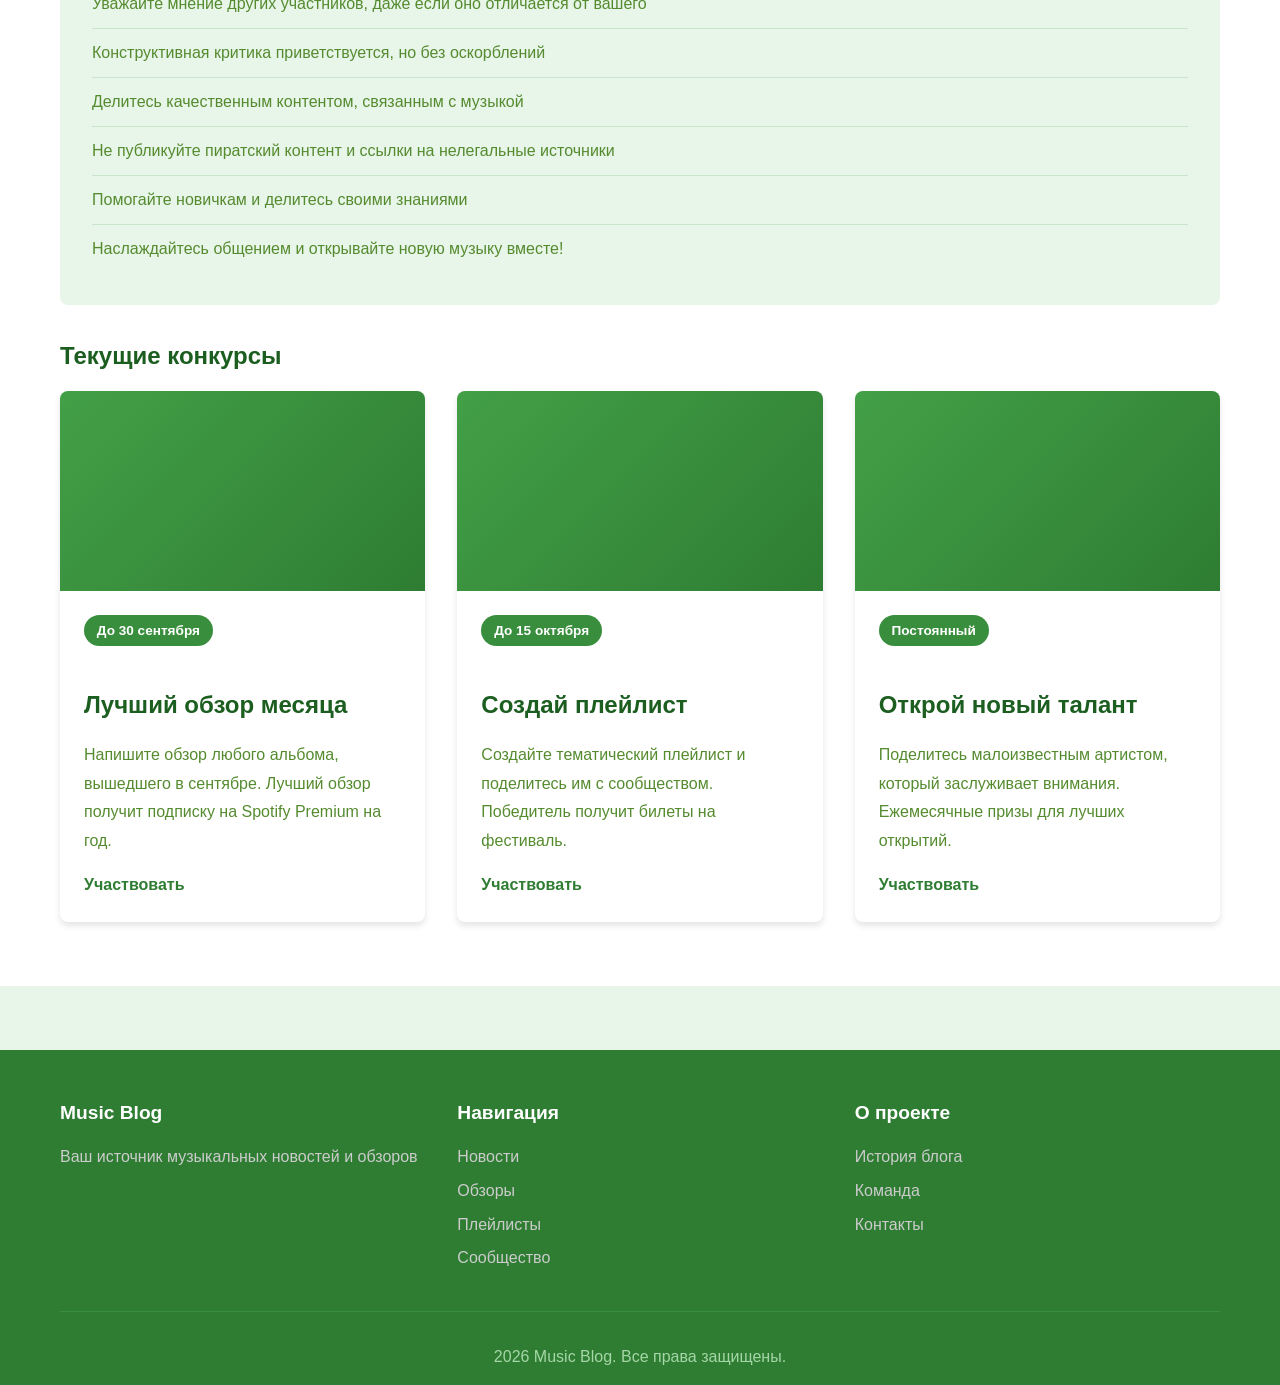
<file: community.html>
<!DOCTYPE html>
<html lang="ru">
<head>
    <meta charset="UTF-8">
    <meta name="viewport" content="width=device-width, initial-scale=1.0">
    <title>Сообщество - Музыкальный Блог</title>
    <link rel="stylesheet" href="styles.css">
</head>
<body>
    <header>
        <div class="container">
            <div class="logo">
                <h1><a href="index.html" style="color: #fff; text-decoration: none;">Music Blog</a></h1>
            </div>
            <nav>
                <ul class="main-menu">
                    <li class="dropdown">
                        <a href="#catalog">Каталог</a>
                        <ul class="dropdown-menu">
                            <li class="dropdown-submenu">
                                <a href="news.html">Новости</a>
                                <ul>
                                    <li><a href="news.html#hip-hop">Хип-хоп</a></li>
                                    <li><a href="news.html#rock">Рок</a></li>
                                    <li><a href="news.html#pop">Поп</a></li>
                                    <li><a href="news.html#electronic">Электронная</a></li>
                                    <li><a href="news.html#indie">Инди</a></li>
                                    <li><a href="news.html#releases">Новые релизы</a></li>
                                    <li><a href="news.html#charts">Чарты</a></li>
                                </ul>
                            </li>
                            <li class="dropdown-submenu">
                                <a href="reviews.html">Обзоры</a>
                                <ul>
                                    <li><a href="reviews.html#albums">Альбомы</a></li>
                                    <li><a href="reviews.html#tracks">Треки</a></li>
                                    <li><a href="reviews.html#artists">Артисты</a></li>
                                    <li><a href="reviews.html#by-rating">По рейтингу</a></li>
                                </ul>
                            </li>
                            <li class="dropdown-submenu">
                                <a href="playlists.html">Плейлисты</a>
                                <ul>
                                    <li><a href="playlists.html#thematic">Тематические</a></li>
                                    <li><a href="playlists.html#by-genre">По жанрам</a></li>
                                    <li><a href="playlists.html#by-mood">По настроению</a></li>
                                </ul>
                            </li>
                        </ul>
                    </li>
                    <li><a href="interviews.html">Интервью</a></li>
                    <li><a href="festivals.html">Фестивали</a></li>
                    <li><a href="genres.html">Жанры</a></li>
                    <li class="dropdown">
                        <a href="about.html">О нас</a>
                        <ul class="dropdown-menu">
                            <li><a href="about.html#history">История блога</a></li>
                            <li><a href="about.html#team">Наша команда</a></li>
                            <li><a href="about.html#faq">FAQ</a></li>
                            <li><a href="about.html#contacts">Контакты</a></li>
                        </ul>
                    </li>
                </ul>
            </nav>
        </div>
    </header>

    <main>
        <section class="hero">
            <div class="container">
                <h2>Музыкальное сообщество</h2>
                <p>Присоединяйтесь к нашему сообществу меломанов и обсуждайте музыку</p>
            </div>
        </section>

        <section class="content-section">
            <div class="container">
                <h2>Добро пожаловать в наше сообщество</h2>
                <p>Music Blog - это не просто блог, это активное сообщество людей, увлеченных музыкой. Здесь вы можете делиться своими открытиями, обсуждать любимые альбомы, находить единомышленников и участвовать в музыкальных мероприятиях.</p>

                <div class="stats">
                    <div class="stat-item">
                        <div class="stat-number">15K+</div>
                        <div class="stat-label">Активных участников</div>
                    </div>
                    <div class="stat-item">
                        <div class="stat-number">3.5K</div>
                        <div class="stat-label">Обсуждений в месяц</div>
                    </div>
                    <div class="stat-item">
                        <div class="stat-number">120</div>
                        <div class="stat-label">Еженедельных событий</div>
                    </div>
                    <div class="stat-item">
                        <div class="stat-number">50+</div>
                        <div class="stat-label">Городов</div>
                    </div>
                </div>

                <h3>Как участвовать</h3>
                <div class="grid">
                    <article class="card">
                        <div class="card-image"></div>
                        <div class="card-content">
                            <span class="category">Форумы</span>
                            <h3>Обсуждения</h3>
                            <p>Участвуйте в обсуждениях новых релизов, делитесь мнениями о концертах и открывайте новую музыку вместе с другими участниками.</p>
                            <a href="#" class="read-more">Перейти к форумам</a>
                        </div>
                    </article>

                    <article class="card">
                        <div class="card-image"></div>
                        <div class="card-content">
                            <span class="category">События</span>
                            <h3>Встречи меломанов</h3>
                            <p>Регулярные оффлайн встречи в вашем городе. Обсуждайте музыку, посещайте концерты вместе и знакомьтесь с единомышленниками.</p>
                            <a href="#events" class="read-more">Календарь событий</a>
                        </div>
                    </article>

                    <article class="card">
                        <div class="card-image"></div>
                        <div class="card-content">
                            <span class="category">Конкурсы</span>
                            <h3>Участвуйте и выигрывайте</h3>
                            <p>Регулярные конкурсы с призами: билеты на концерты, мерч артистов, подписки на музыкальные сервисы.</p>
                            <a href="#contests" class="read-more">Текущие конкурсы</a>
                        </div>
                    </article>

                    <article class="card">
                        <div class="card-image"></div>
                        <div class="card-content">
                            <span class="category">Рекомендации</span>
                            <h3>Делитесь открытиями</h3>
                            <p>Создавайте списки рекомендаций, получайте персональные советы от других участников сообщества.</p>
                            <a href="#" class="read-more">Начать делиться</a>
                        </div>
                    </article>

                    <article class="card">
                        <div class="card-image"></div>
                        <div class="card-content">
                            <span class="category">Блог</span>
                            <h3>Станьте автором</h3>
                            <p>Пишите собственные обзоры и статьи. Лучшие материалы публикуются на главной странице блога.</p>
                            <a href="#" class="read-more">Подать заявку</a>
                        </div>
                    </article>

                    <article class="card">
                        <div class="card-image"></div>
                        <div class="card-content">
                            <span class="category">Группы по интересам</span>
                            <h3>Найдите своих</h3>
                            <p>Тематические группы по жанрам, артистам и городам. Общайтесь с теми, кто разделяет ваши музыкальные предпочтения.</p>
                            <a href="#groups" class="read-more">Обзор групп</a>
                        </div>
                    </article>
                </div>

                <h3 id="events">Предстоящие события</h3>
                <div class="grid">
                    <article class="card">
                        <div class="card-image"></div>
                        <div class="card-content">
                            <div class="article-meta">
                                <span>30 сентября 2026</span>
                                <span>Москва</span>
                            </div>
                            <h3>Совместный поход на концерт</h3>
                            <p>Группа участников сообщества посещает концерт известной инди-группы. Встреча перед входом в клуб.</p>
                            <div>
                                <span class="tag">Инди</span>
                                <span class="tag">Концерт</span>
                            </div>
                        </div>
                    </article>

                    <article class="card">
                        <div class="card-image"></div>
                        <div class="card-content">
                            <div class="article-meta">
                                <span>5 октября 2026</span>
                                <span>Санкт-Петербург</span>
                            </div>
                            <h3>Дискуссионный клуб: Лучшее десятилетие</h3>
                            <p>Обсуждаем, какое десятилетие было лучшим для музыки. Дебаты, аргументы, и много интересных фактов.</p>
                            <div>
                                <span class="tag">Обсуждение</span>
                                <span class="tag">История</span>
                            </div>
                        </div>
                    </article>

                    <article class="card">
                        <div class="card-image"></div>
                        <div class="card-content">
                            <div class="article-meta">
                                <span>12 октября 2026</span>
                                <span>Онлайн</span>
                            </div>
                            <h3>Виртуальная викторина</h3>
                            <p>Проверьте свои знания музыки в нашей еженедельной онлайн-викторине. Призы для победителей!</p>
                            <div>
                                <span class="tag">Викторина</span>
                                <span class="tag">Призы</span>
                            </div>
                        </div>
                    </article>
                </div>

                <h3 id="groups">Популярные группы</h3>
                <div class="genres-grid">
                    <a href="#" class="genre-card">
                        <h3>Рок-сообщество</h3>
                    </a>
                    <a href="#" class="genre-card">
                        <h3>Любители хип-хопа</h3>
                    </a>
                    <a href="#" class="genre-card">
                        <h3>Электронная музыка</h3>
                    </a>
                    <a href="#" class="genre-card">
                        <h3>Меломаны Москвы</h3>
                    </a>
                    <a href="#" class="genre-card">
                        <h3>Винил коллекционеры</h3>
                    </a>
                    <a href="#" class="genre-card">
                        <h3>Начинающие музыканты</h3>
                    </a>
                </div>

                <div class="content-section" style="background-color: #e8f5e9; padding: 2rem; border-radius: 8px; margin-top: 3rem;">
                    <h3>Правила сообщества</h3>
                    <ul style="list-style: none; padding: 0;">
                        <li style="padding: 0.7rem 0; border-bottom: 1px solid #c8e6c9;">Уважайте мнение других участников, даже если оно отличается от вашего</li>
                        <li style="padding: 0.7rem 0; border-bottom: 1px solid #c8e6c9;">Конструктивная критика приветствуется, но без оскорблений</li>
                        <li style="padding: 0.7rem 0; border-bottom: 1px solid #c8e6c9;">Делитесь качественным контентом, связанным с музыкой</li>
                        <li style="padding: 0.7rem 0; border-bottom: 1px solid #c8e6c9;">Не публикуйте пиратский контент и ссылки на нелегальные источники</li>
                        <li style="padding: 0.7rem 0; border-bottom: 1px solid #c8e6c9;">Помогайте новичкам и делитесь своими знаниями</li>
                        <li style="padding: 0.7rem 0;">Наслаждайтесь общением и открывайте новую музыку вместе!</li>
                    </ul>
                </div>

                <h3 id="contests">Текущие конкурсы</h3>
                <div class="grid">
                    <article class="card">
                        <div class="card-image"></div>
                        <div class="card-content">
                            <span class="category">До 30 сентября</span>
                            <h3>Лучший обзор месяца</h3>
                            <p>Напишите обзор любого альбома, вышедшего в сентябре. Лучший обзор получит подписку на Spotify Premium на год.</p>
                            <a href="#" class="read-more">Участвовать</a>
                        </div>
                    </article>

                    <article class="card">
                        <div class="card-image"></div>
                        <div class="card-content">
                            <span class="category">До 15 октября</span>
                            <h3>Создай плейлист</h3>
                            <p>Создайте тематический плейлист и поделитесь им с сообществом. Победитель получит билеты на фестиваль.</p>
                            <a href="#" class="read-more">Участвовать</a>
                        </div>
                    </article>

                    <article class="card">
                        <div class="card-image"></div>
                        <div class="card-content">
                            <span class="category">Постоянный</span>
                            <h3>Открой новый талант</h3>
                            <p>Поделитесь малоизвестным артистом, который заслуживает внимания. Ежемесячные призы для лучших открытий.</p>
                            <a href="#" class="read-more">Участвовать</a>
                        </div>
                    </article>
                </div>
            </div>
        </section>
    </main>

    <footer>
        <div class="container">
            <div class="footer-content">
                <div class="footer-section">
                    <h4>Music Blog</h4>
                    <p>Ваш источник музыкальных новостей и обзоров</p>
                </div>
                <div class="footer-section">
                    <h4>Навигация</h4>
                    <ul>
                        <li><a href="news.html">Новости</a></li>
                        <li><a href="reviews.html">Обзоры</a></li>
                        <li><a href="playlists.html">Плейлисты</a></li>
                        <li><a href="community.html">Сообщество</a></li>
                    </ul>
                </div>
                <div class="footer-section">
                    <h4>О проекте</h4>
                    <ul>
                        <li><a href="about.html#history">История блога</a></li>
                        <li><a href="about.html#team">Команда</a></li>
                        <li><a href="about.html#contacts">Контакты</a></li>
                    </ul>
                </div>
            </div>
            <div class="footer-bottom">
                <p>2026 Music Blog. Все права защищены.</p>
            </div>
        </div>
    </footer>
</body>
</html>
</file>
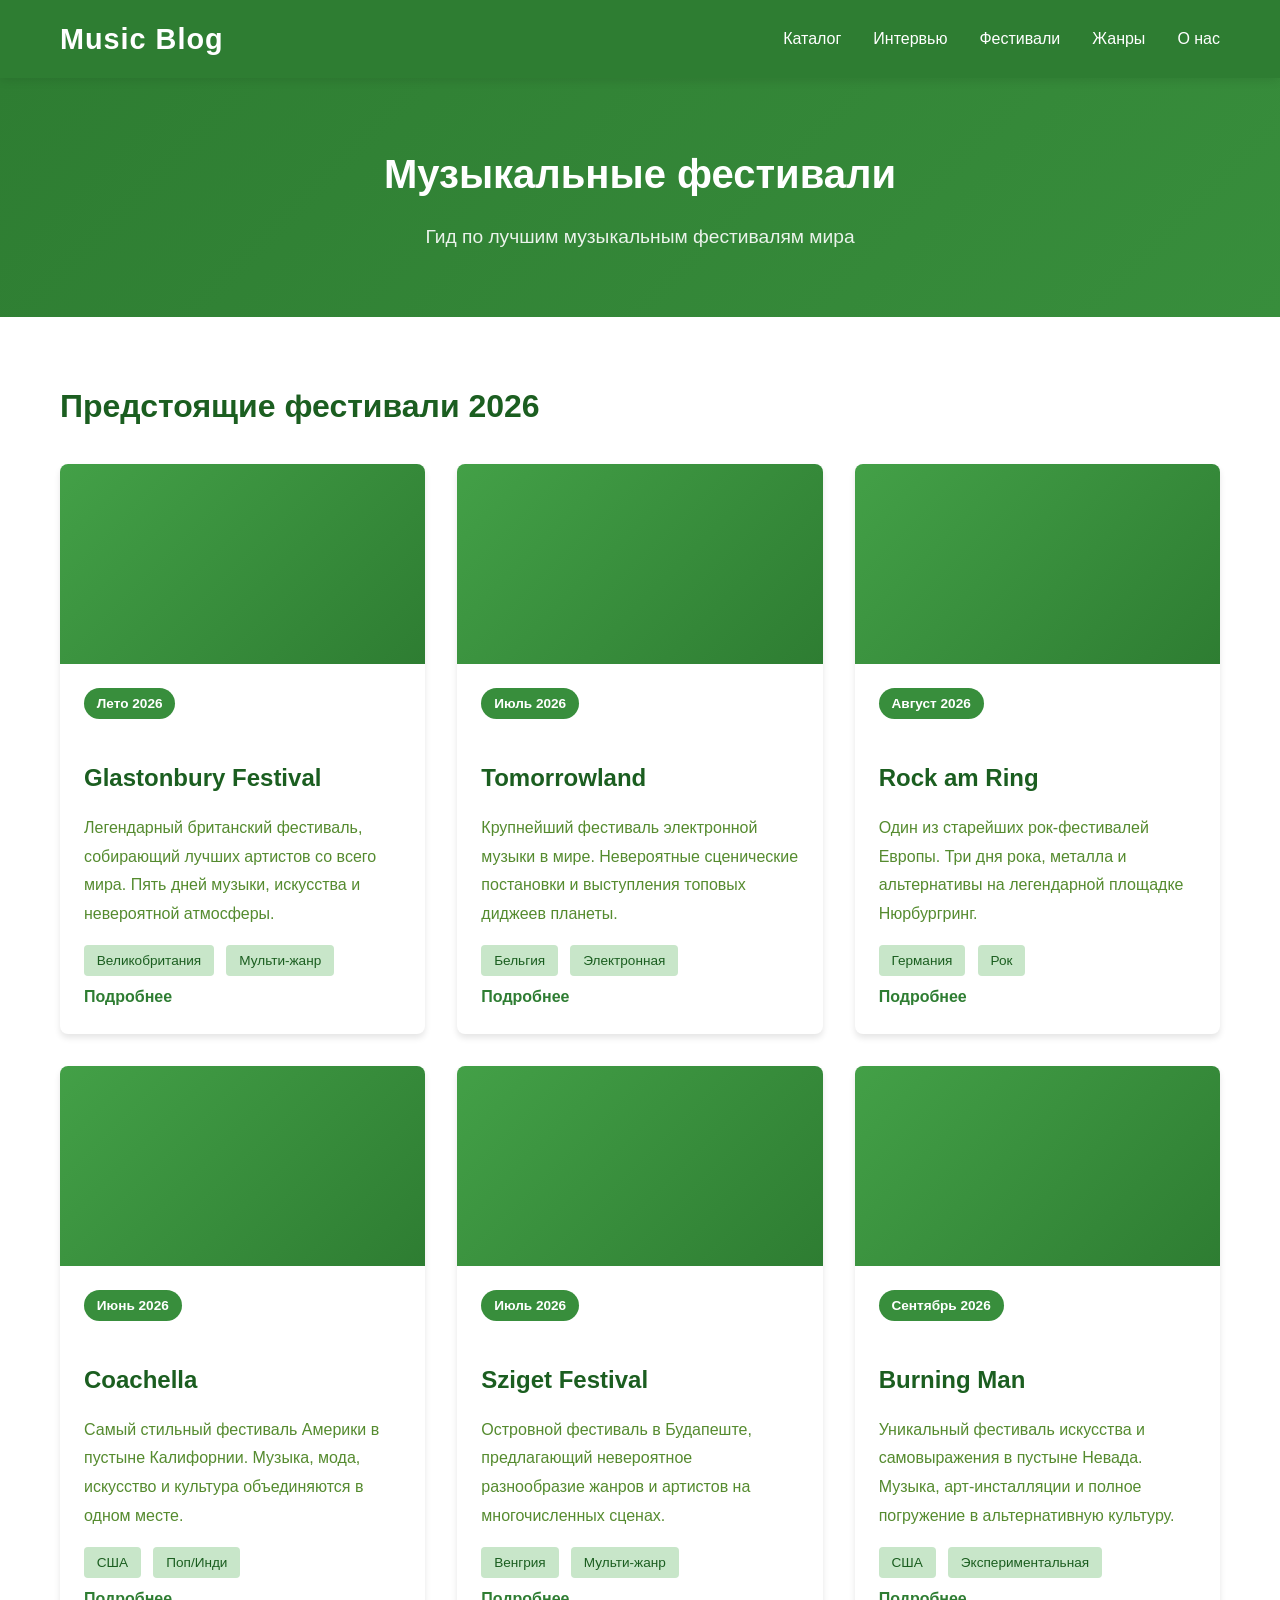
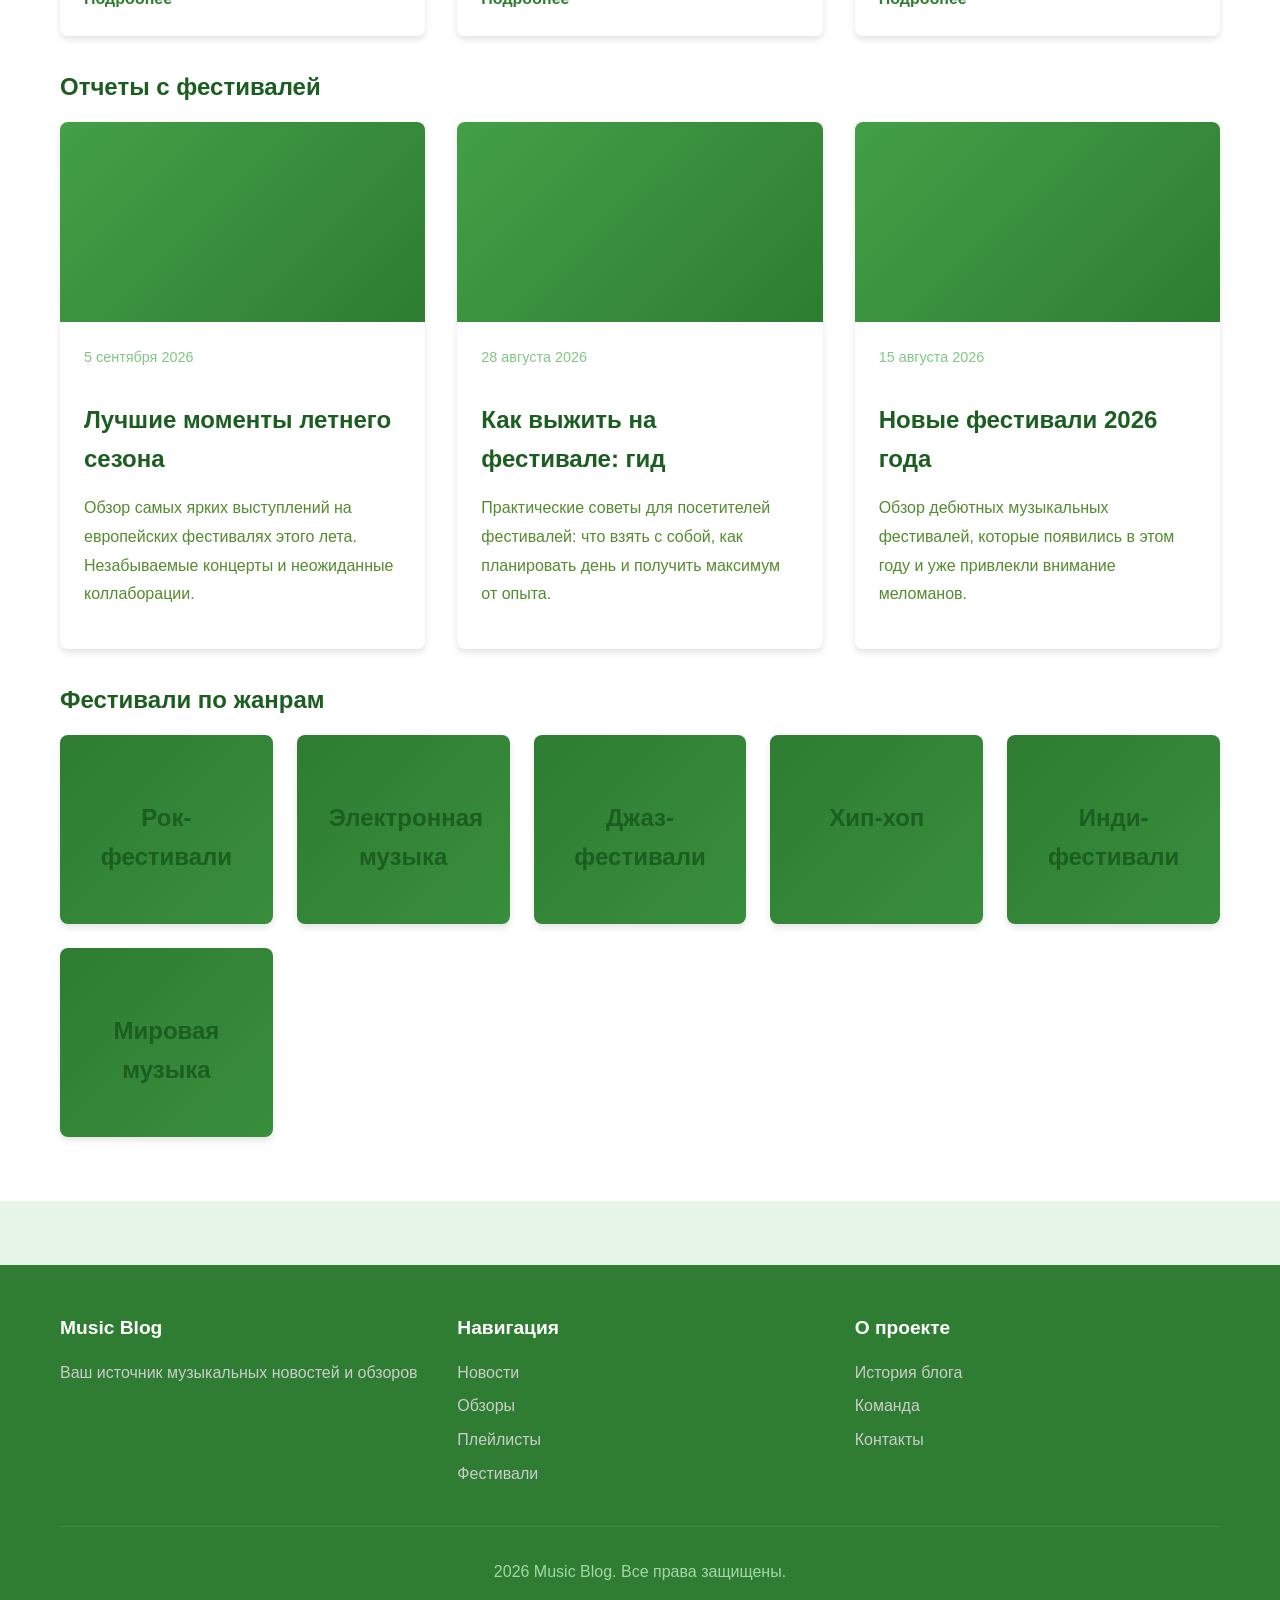
<file: festivals.html>
<!DOCTYPE html>
<html lang="ru">
<head>
    <meta charset="UTF-8">
    <meta name="viewport" content="width=device-width, initial-scale=1.0">
    <title>Музыкальные фестивали - Музыкальный Блог</title>
    <link rel="stylesheet" href="styles.css">
</head>
<body>
    <header>
        <div class="container">
            <div class="logo">
                <h1><a href="index.html" style="color: #fff; text-decoration: none;">Music Blog</a></h1>
            </div>
            <nav>
                <ul class="main-menu">
                    <li class="dropdown">
                        <a href="#catalog">Каталог</a>
                        <ul class="dropdown-menu">
                            <li class="dropdown-submenu">
                                <a href="news.html">Новости</a>
                                <ul>
                                    <li><a href="news.html#hip-hop">Хип-хоп</a></li>
                                    <li><a href="news.html#rock">Рок</a></li>
                                    <li><a href="news.html#pop">Поп</a></li>
                                    <li><a href="news.html#electronic">Электронная</a></li>
                                    <li><a href="news.html#indie">Инди</a></li>
                                    <li><a href="news.html#releases">Новые релизы</a></li>
                                    <li><a href="news.html#charts">Чарты</a></li>
                                </ul>
                            </li>
                            <li class="dropdown-submenu">
                                <a href="reviews.html">Обзоры</a>
                                <ul>
                                    <li><a href="reviews.html#albums">Альбомы</a></li>
                                    <li><a href="reviews.html#tracks">Треки</a></li>
                                    <li><a href="reviews.html#artists">Артисты</a></li>
                                    <li><a href="reviews.html#by-rating">По рейтингу</a></li>
                                </ul>
                            </li>
                            <li class="dropdown-submenu">
                                <a href="playlists.html">Плейлисты</a>
                                <ul>
                                    <li><a href="playlists.html#thematic">Тематические</a></li>
                                    <li><a href="playlists.html#by-genre">По жанрам</a></li>
                                    <li><a href="playlists.html#by-mood">По настроению</a></li>
                                </ul>
                            </li>
                        </ul>
                    </li>
                    <li><a href="interviews.html">Интервью</a></li>
                    <li><a href="festivals.html">Фестивали</a></li>
                    <li><a href="genres.html">Жанры</a></li>
                    <li class="dropdown">
                        <a href="about.html">О нас</a>
                        <ul class="dropdown-menu">
                            <li><a href="about.html#history">История блога</a></li>
                            <li><a href="about.html#team">Наша команда</a></li>
                            <li><a href="about.html#faq">FAQ</a></li>
                            <li><a href="about.html#contacts">Контакты</a></li>
                        </ul>
                    </li>
                </ul>
            </nav>
        </div>
    </header>

    <main>
        <section class="hero">
            <div class="container">
                <h2>Музыкальные фестивали</h2>
                <p>Гид по лучшим музыкальным фестивалям мира</p>
            </div>
        </section>

        <section class="content-section">
            <div class="container">
                <h2>Предстоящие фестивали 2026</h2>
                <div class="grid">
                    <article class="card">
                        <div class="card-image"></div>
                        <div class="card-content">
                            <span class="category">Лето 2026</span>
                            <h3>Glastonbury Festival</h3>
                            <p>Легендарный британский фестиваль, собирающий лучших артистов со всего мира. Пять дней музыки, искусства и невероятной атмосферы.</p>
                            <div>
                                <span class="tag">Великобритания</span>
                                <span class="tag">Мульти-жанр</span>
                            </div>
                            <a href="#" class="read-more">Подробнее</a>
                        </div>
                    </article>

                    <article class="card">
                        <div class="card-image"></div>
                        <div class="card-content">
                            <span class="category">Июль 2026</span>
                            <h3>Tomorrowland</h3>
                            <p>Крупнейший фестиваль электронной музыки в мире. Невероятные сценические постановки и выступления топовых диджеев планеты.</p>
                            <div>
                                <span class="tag">Бельгия</span>
                                <span class="tag">Электронная</span>
                            </div>
                            <a href="#" class="read-more">Подробнее</a>
                        </div>
                    </article>

                    <article class="card">
                        <div class="card-image"></div>
                        <div class="card-content">
                            <span class="category">Август 2026</span>
                            <h3>Rock am Ring</h3>
                            <p>Один из старейших рок-фестивалей Европы. Три дня рока, металла и альтернативы на легендарной площадке Нюрбургринг.</p>
                            <div>
                                <span class="tag">Германия</span>
                                <span class="tag">Рок</span>
                            </div>
                            <a href="#" class="read-more">Подробнее</a>
                        </div>
                    </article>

                    <article class="card">
                        <div class="card-image"></div>
                        <div class="card-content">
                            <span class="category">Июнь 2026</span>
                            <h3>Coachella</h3>
                            <p>Самый стильный фестиваль Америки в пустыне Калифорнии. Музыка, мода, искусство и культура объединяются в одном месте.</p>
                            <div>
                                <span class="tag">США</span>
                                <span class="tag">Поп/Инди</span>
                            </div>
                            <a href="#" class="read-more">Подробнее</a>
                        </div>
                    </article>

                    <article class="card">
                        <div class="card-image"></div>
                        <div class="card-content">
                            <span class="category">Июль 2026</span>
                            <h3>Sziget Festival</h3>
                            <p>Островной фестиваль в Будапеште, предлагающий невероятное разнообразие жанров и артистов на многочисленных сценах.</p>
                            <div>
                                <span class="tag">Венгрия</span>
                                <span class="tag">Мульти-жанр</span>
                            </div>
                            <a href="#" class="read-more">Подробнее</a>
                        </div>
                    </article>

                    <article class="card">
                        <div class="card-image"></div>
                        <div class="card-content">
                            <span class="category">Сентябрь 2026</span>
                            <h3>Burning Man</h3>
                            <p>Уникальный фестиваль искусства и самовыражения в пустыне Невада. Музыка, арт-инсталляции и полное погружение в альтернативную культуру.</p>
                            <div>
                                <span class="tag">США</span>
                                <span class="tag">Экспериментальная</span>
                            </div>
                            <a href="#" class="read-more">Подробнее</a>
                        </div>
                    </article>
                </div>

                <h3>Отчеты с фестивалей</h3>
                <div class="grid">
                    <article class="card">
                        <div class="card-image"></div>
                        <div class="card-content">
                            <div class="article-meta">
                                <span>5 сентября 2026</span>
                            </div>
                            <h3>Лучшие моменты летнего сезона</h3>
                            <p>Обзор самых ярких выступлений на европейских фестивалях этого лета. Незабываемые концерты и неожиданные коллаборации.</p>
                        </div>
                    </article>

                    <article class="card">
                        <div class="card-image"></div>
                        <div class="card-content">
                            <div class="article-meta">
                                <span>28 августа 2026</span>
                            </div>
                            <h3>Как выжить на фестивале: гид</h3>
                            <p>Практические советы для посетителей фестивалей: что взять с собой, как планировать день и получить максимум от опыта.</p>
                        </div>
                    </article>

                    <article class="card">
                        <div class="card-image"></div>
                        <div class="card-content">
                            <div class="article-meta">
                                <span>15 августа 2026</span>
                            </div>
                            <h3>Новые фестивали 2026 года</h3>
                            <p>Обзор дебютных музыкальных фестивалей, которые появились в этом году и уже привлекли внимание меломанов.</p>
                        </div>
                    </article>
                </div>

                <h3>Фестивали по жанрам</h3>
                <div class="genres-grid">
                    <a href="#rock" class="genre-card">
                        <h3>Рок-фестивали</h3>
                    </a>
                    <a href="#electronic" class="genre-card">
                        <h3>Электронная музыка</h3>
                    </a>
                    <a href="#jazz" class="genre-card">
                        <h3>Джаз-фестивали</h3>
                    </a>
                    <a href="#hip-hop" class="genre-card">
                        <h3>Хип-хоп</h3>
                    </a>
                    <a href="#indie" class="genre-card">
                        <h3>Инди-фестивали</h3>
                    </a>
                    <a href="#world" class="genre-card">
                        <h3>Мировая музыка</h3>
                    </a>
                </div>
            </div>
        </section>
    </main>

    <footer>
        <div class="container">
            <div class="footer-content">
                <div class="footer-section">
                    <h4>Music Blog</h4>
                    <p>Ваш источник музыкальных новостей и обзоров</p>
                </div>
                <div class="footer-section">
                    <h4>Навигация</h4>
                    <ul>
                        <li><a href="news.html">Новости</a></li>
                        <li><a href="reviews.html">Обзоры</a></li>
                        <li><a href="playlists.html">Плейлисты</a></li>
                        <li><a href="festivals.html">Фестивали</a></li>
                    </ul>
                </div>
                <div class="footer-section">
                    <h4>О проекте</h4>
                    <ul>
                        <li><a href="about.html#history">История блога</a></li>
                        <li><a href="about.html#team">Команда</a></li>
                        <li><a href="about.html#contacts">Контакты</a></li>
                    </ul>
                </div>
            </div>
            <div class="footer-bottom">
                <p>2026 Music Blog. Все права защищены.</p>
            </div>
        </div>
    </footer>
</body>
</html>
</file>
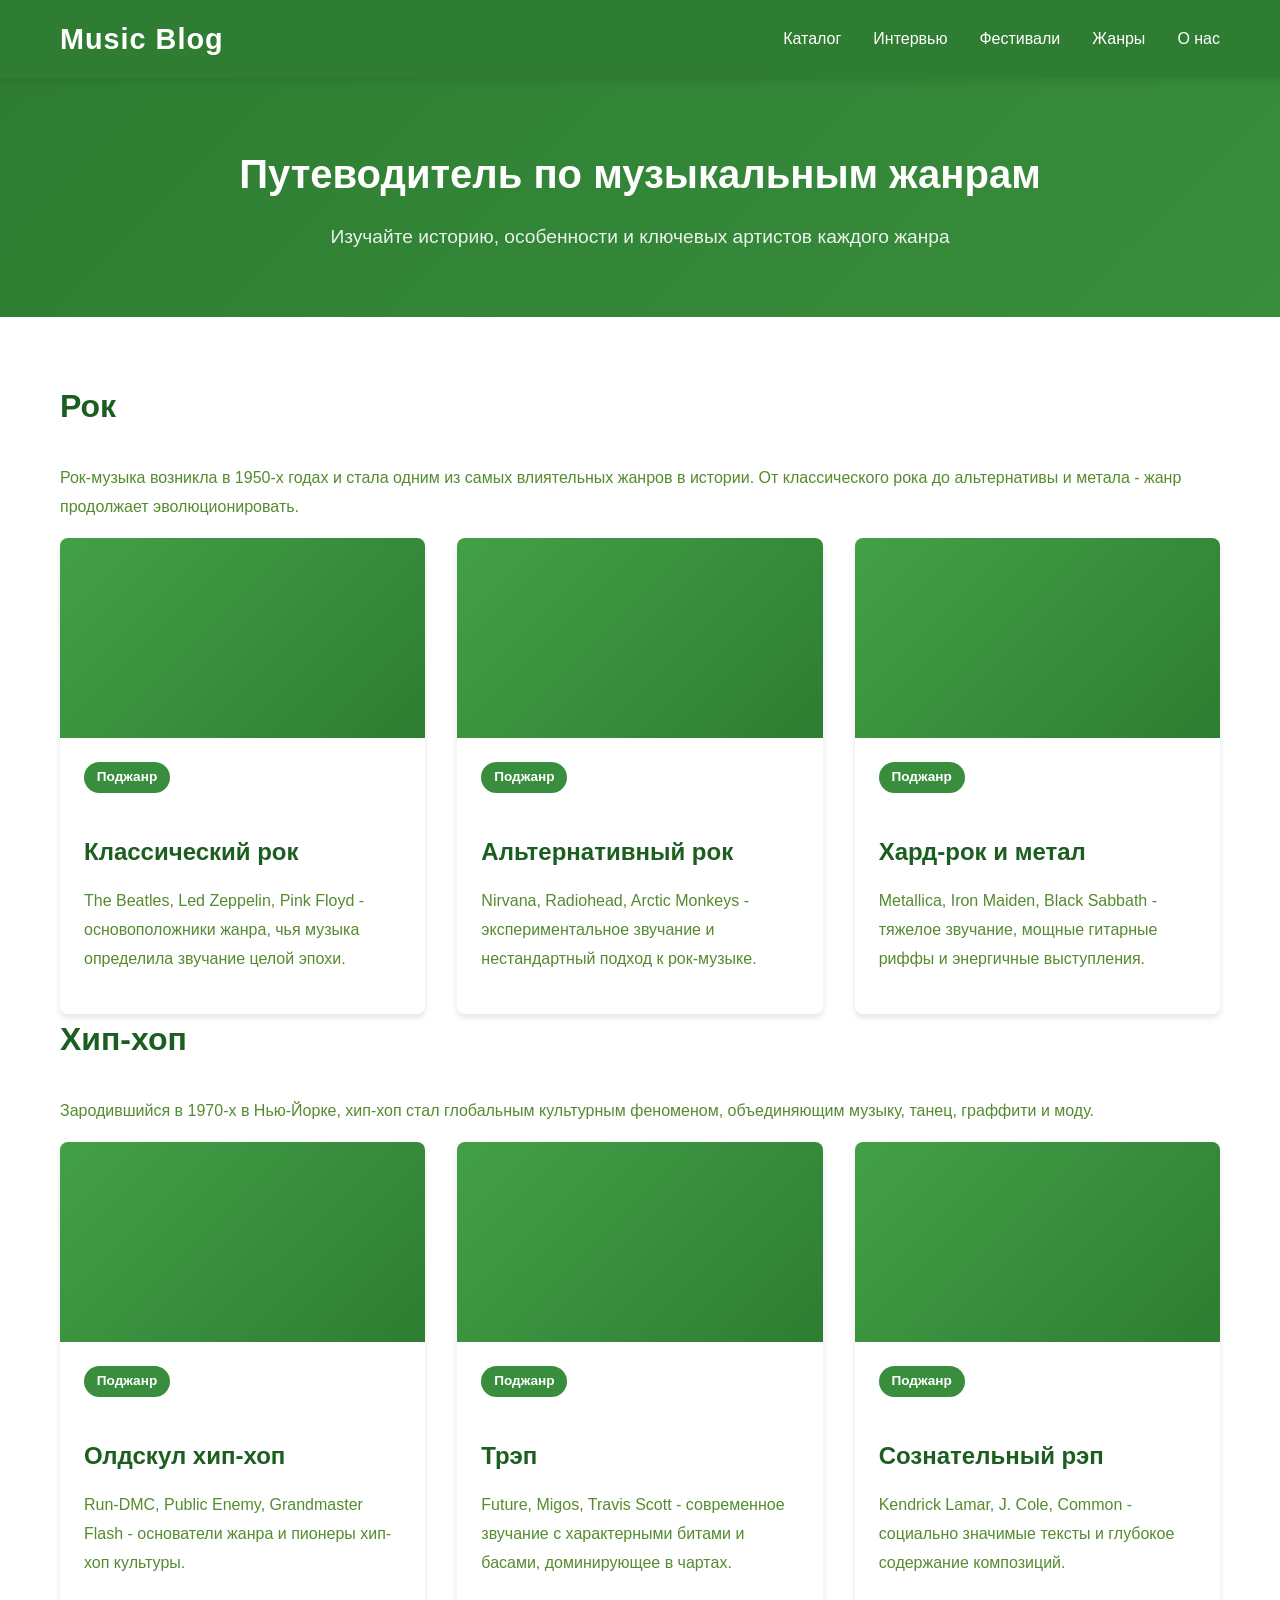
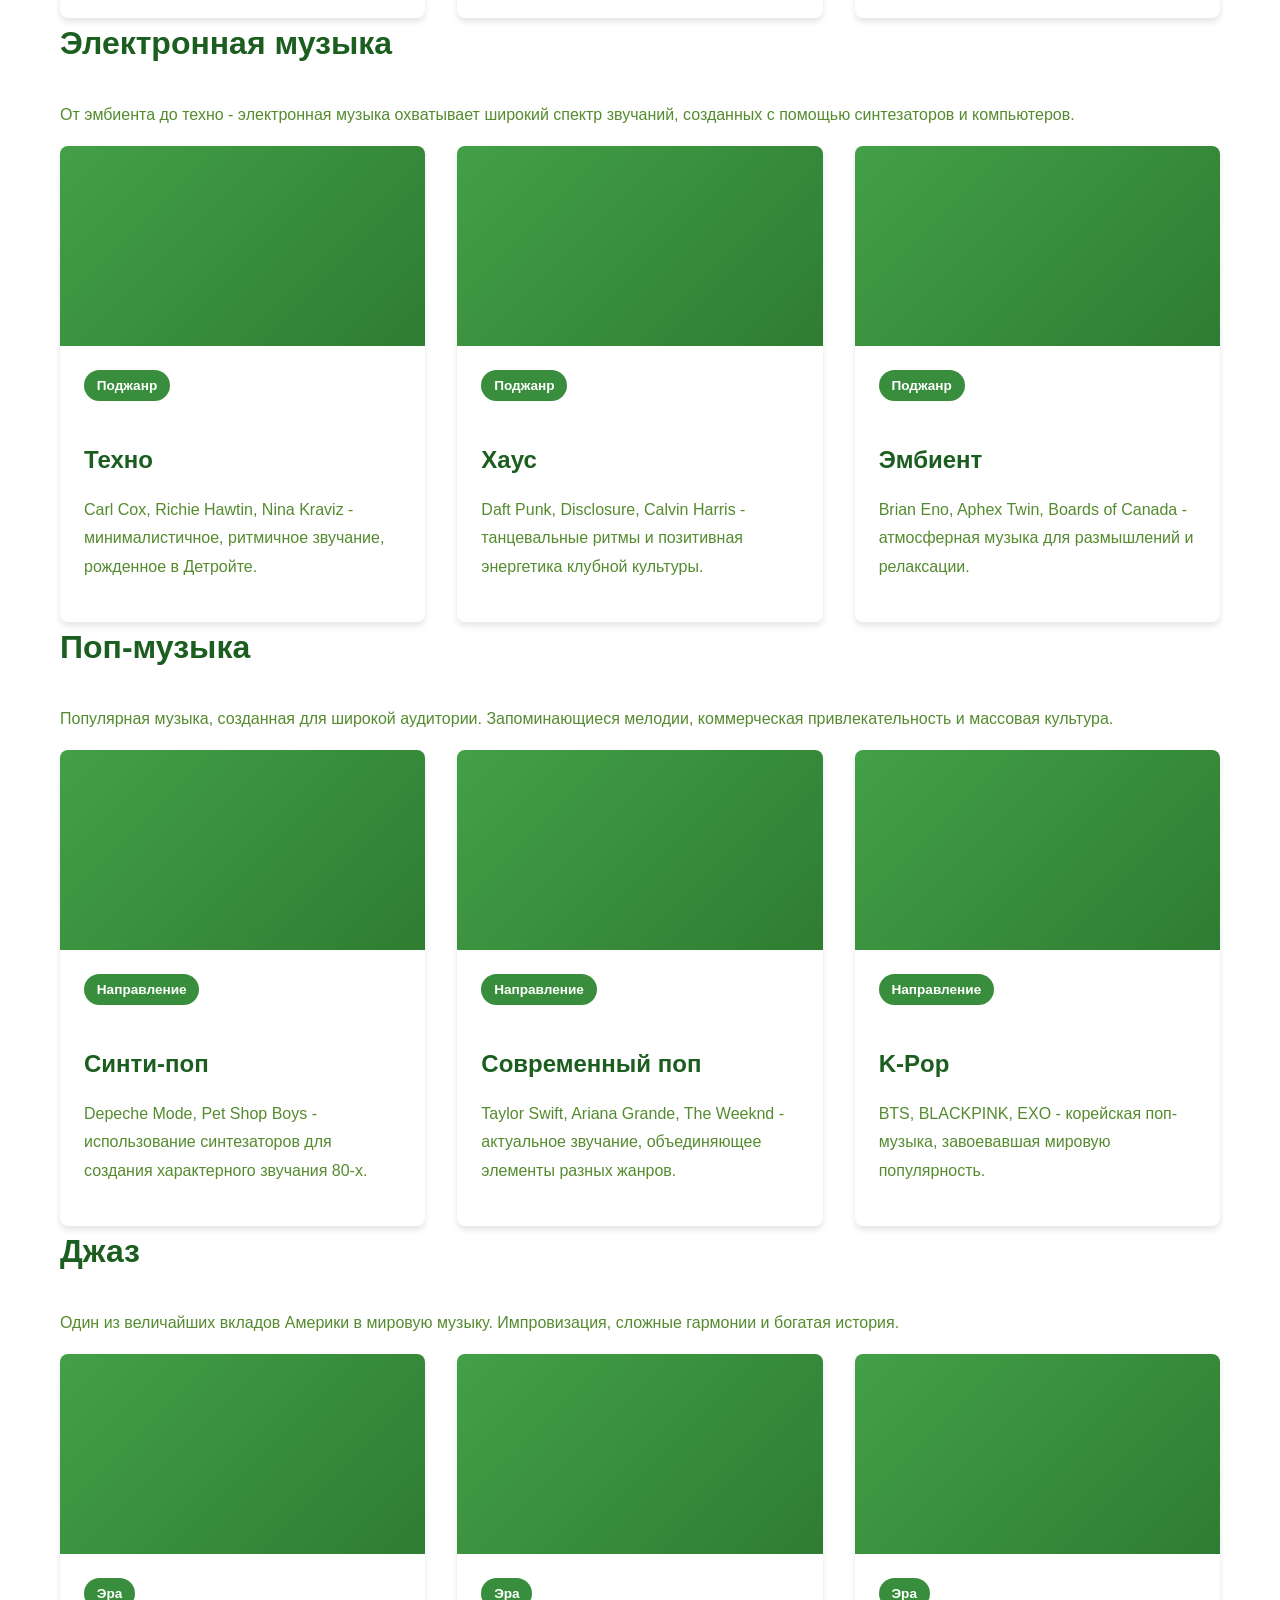
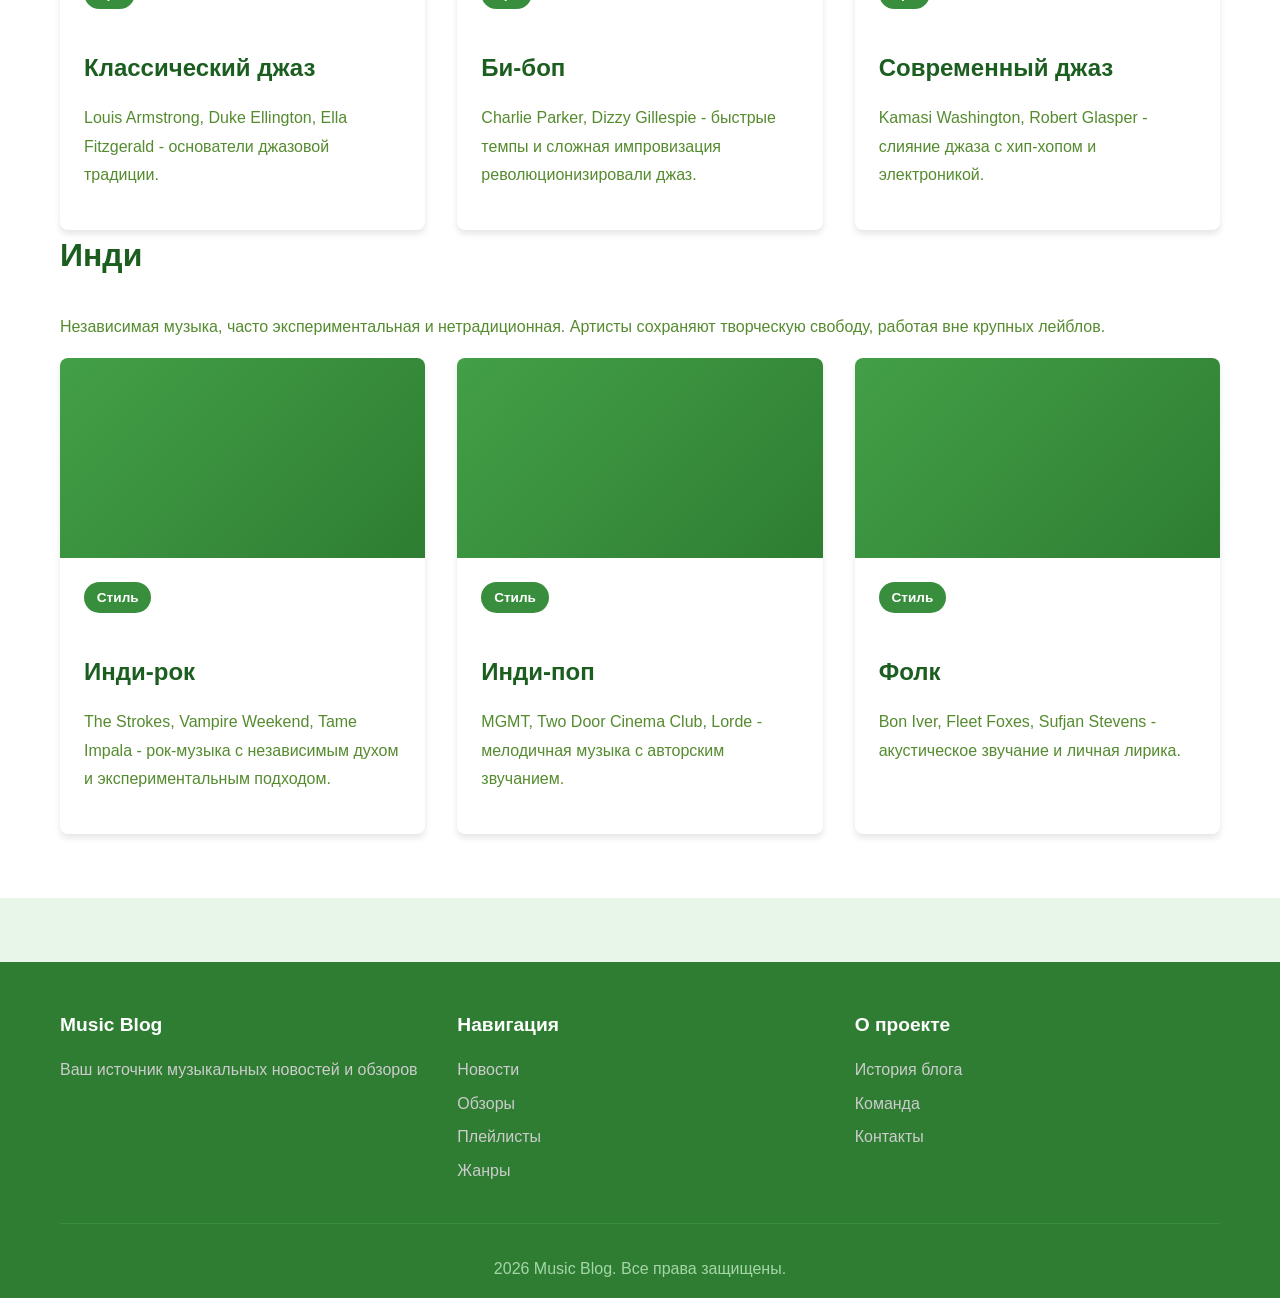
<file: genres.html>
<!DOCTYPE html>
<html lang="ru">
<head>
    <meta charset="UTF-8">
    <meta name="viewport" content="width=device-width, initial-scale=1.0">
    <title>Путеводитель по жанрам - Музыкальный Блог</title>
    <link rel="stylesheet" href="styles.css">
</head>
<body>
    <header>
        <div class="container">
            <div class="logo">
                <h1><a href="index.html" style="color: #fff; text-decoration: none;">Music Blog</a></h1>
            </div>
            <nav>
                <ul class="main-menu">
                    <li class="dropdown">
                        <a href="#catalog">Каталог</a>
                        <ul class="dropdown-menu">
                            <li class="dropdown-submenu">
                                <a href="news.html">Новости</a>
                                <ul>
                                    <li><a href="news.html#hip-hop">Хип-хоп</a></li>
                                    <li><a href="news.html#rock">Рок</a></li>
                                    <li><a href="news.html#pop">Поп</a></li>
                                    <li><a href="news.html#electronic">Электронная</a></li>
                                    <li><a href="news.html#indie">Инди</a></li>
                                    <li><a href="news.html#releases">Новые релизы</a></li>
                                    <li><a href="news.html#charts">Чарты</a></li>
                                </ul>
                            </li>
                            <li class="dropdown-submenu">
                                <a href="reviews.html">Обзоры</a>
                                <ul>
                                    <li><a href="reviews.html#albums">Альбомы</a></li>
                                    <li><a href="reviews.html#tracks">Треки</a></li>
                                    <li><a href="reviews.html#artists">Артисты</a></li>
                                    <li><a href="reviews.html#by-rating">По рейтингу</a></li>
                                </ul>
                            </li>
                            <li class="dropdown-submenu">
                                <a href="playlists.html">Плейлисты</a>
                                <ul>
                                    <li><a href="playlists.html#thematic">Тематические</a></li>
                                    <li><a href="playlists.html#by-genre">По жанрам</a></li>
                                    <li><a href="playlists.html#by-mood">По настроению</a></li>
                                </ul>
                            </li>
                        </ul>
                    </li>
                    <li><a href="interviews.html">Интервью</a></li>
                    <li><a href="festivals.html">Фестивали</a></li>
                    <li><a href="genres.html">Жанры</a></li>
                    <li class="dropdown">
                        <a href="about.html">О нас</a>
                        <ul class="dropdown-menu">
                            <li><a href="about.html#history">История блога</a></li>
                            <li><a href="about.html#team">Наша команда</a></li>
                            <li><a href="about.html#faq">FAQ</a></li>
                            <li><a href="about.html#contacts">Контакты</a></li>
                        </ul>
                    </li>
                </ul>
            </nav>
        </div>
    </header>

    <main>
        <section class="hero">
            <div class="container">
                <h2>Путеводитель по музыкальным жанрам</h2>
                <p>Изучайте историю, особенности и ключевых артистов каждого жанра</p>
            </div>
        </section>

        <section class="content-section">
            <div class="container">
                <h2 id="rock">Рок</h2>
                <p>Рок-музыка возникла в 1950-х годах и стала одним из самых влиятельных жанров в истории. От классического рока до альтернативы и метала - жанр продолжает эволюционировать.</p>

                <div class="grid">
                    <article class="card">
                        <div class="card-image"></div>
                        <div class="card-content">
                            <span class="category">Поджанр</span>
                            <h3>Классический рок</h3>
                            <p>The Beatles, Led Zeppelin, Pink Floyd - основоположники жанра, чья музыка определила звучание целой эпохи.</p>
                        </div>
                    </article>

                    <article class="card">
                        <div class="card-image"></div>
                        <div class="card-content">
                            <span class="category">Поджанр</span>
                            <h3>Альтернативный рок</h3>
                            <p>Nirvana, Radiohead, Arctic Monkeys - экспериментальное звучание и нестандартный подход к рок-музыке.</p>
                        </div>
                    </article>

                    <article class="card">
                        <div class="card-image"></div>
                        <div class="card-content">
                            <span class="category">Поджанр</span>
                            <h3>Хард-рок и метал</h3>
                            <p>Metallica, Iron Maiden, Black Sabbath - тяжелое звучание, мощные гитарные риффы и энергичные выступления.</p>
                        </div>
                    </article>
                </div>

                <h2 id="hip-hop">Хип-хоп</h2>
                <p>Зародившийся в 1970-х в Нью-Йорке, хип-хоп стал глобальным культурным феноменом, объединяющим музыку, танец, граффити и моду.</p>

                <div class="grid">
                    <article class="card">
                        <div class="card-image"></div>
                        <div class="card-content">
                            <span class="category">Поджанр</span>
                            <h3>Олдскул хип-хоп</h3>
                            <p>Run-DMC, Public Enemy, Grandmaster Flash - основатели жанра и пионеры хип-хоп культуры.</p>
                        </div>
                    </article>

                    <article class="card">
                        <div class="card-image"></div>
                        <div class="card-content">
                            <span class="category">Поджанр</span>
                            <h3>Трэп</h3>
                            <p>Future, Migos, Travis Scott - современное звучание с характерными битами и басами, доминирующее в чартах.</p>
                        </div>
                    </article>

                    <article class="card">
                        <div class="card-image"></div>
                        <div class="card-content">
                            <span class="category">Поджанр</span>
                            <h3>Сознательный рэп</h3>
                            <p>Kendrick Lamar, J. Cole, Common - социально значимые тексты и глубокое содержание композиций.</p>
                        </div>
                    </article>
                </div>

                <h2 id="electronic">Электронная музыка</h2>
                <p>От эмбиента до техно - электронная музыка охватывает широкий спектр звучаний, созданных с помощью синтезаторов и компьютеров.</p>

                <div class="grid">
                    <article class="card">
                        <div class="card-image"></div>
                        <div class="card-content">
                            <span class="category">Поджанр</span>
                            <h3>Техно</h3>
                            <p>Carl Cox, Richie Hawtin, Nina Kraviz - минималистичное, ритмичное звучание, рожденное в Детройте.</p>
                        </div>
                    </article>

                    <article class="card">
                        <div class="card-image"></div>
                        <div class="card-content">
                            <span class="category">Поджанр</span>
                            <h3>Хаус</h3>
                            <p>Daft Punk, Disclosure, Calvin Harris - танцевальные ритмы и позитивная энергетика клубной культуры.</p>
                        </div>
                    </article>

                    <article class="card">
                        <div class="card-image"></div>
                        <div class="card-content">
                            <span class="category">Поджанр</span>
                            <h3>Эмбиент</h3>
                            <p>Brian Eno, Aphex Twin, Boards of Canada - атмосферная музыка для размышлений и релаксации.</p>
                        </div>
                    </article>
                </div>

                <h2 id="pop">Поп-музыка</h2>
                <p>Популярная музыка, созданная для широкой аудитории. Запоминающиеся мелодии, коммерческая привлекательность и массовая культура.</p>

                <div class="grid">
                    <article class="card">
                        <div class="card-image"></div>
                        <div class="card-content">
                            <span class="category">Направление</span>
                            <h3>Синти-поп</h3>
                            <p>Depeche Mode, Pet Shop Boys - использование синтезаторов для создания характерного звучания 80-х.</p>
                        </div>
                    </article>

                    <article class="card">
                        <div class="card-image"></div>
                        <div class="card-content">
                            <span class="category">Направление</span>
                            <h3>Современный поп</h3>
                            <p>Taylor Swift, Ariana Grande, The Weeknd - актуальное звучание, объединяющее элементы разных жанров.</p>
                        </div>
                    </article>

                    <article class="card">
                        <div class="card-image"></div>
                        <div class="card-content">
                            <span class="category">Направление</span>
                            <h3>K-Pop</h3>
                            <p>BTS, BLACKPINK, EXO - корейская поп-музыка, завоевавшая мировую популярность.</p>
                        </div>
                    </article>
                </div>

                <h2 id="jazz">Джаз</h2>
                <p>Один из величайших вкладов Америки в мировую музыку. Импровизация, сложные гармонии и богатая история.</p>

                <div class="grid">
                    <article class="card">
                        <div class="card-image"></div>
                        <div class="card-content">
                            <span class="category">Эра</span>
                            <h3>Классический джаз</h3>
                            <p>Louis Armstrong, Duke Ellington, Ella Fitzgerald - основатели джазовой традиции.</p>
                        </div>
                    </article>

                    <article class="card">
                        <div class="card-image"></div>
                        <div class="card-content">
                            <span class="category">Эра</span>
                            <h3>Би-боп</h3>
                            <p>Charlie Parker, Dizzy Gillespie - быстрые темпы и сложная импровизация революционизировали джаз.</p>
                        </div>
                    </article>

                    <article class="card">
                        <div class="card-image"></div>
                        <div class="card-content">
                            <span class="category">Эра</span>
                            <h3>Современный джаз</h3>
                            <p>Kamasi Washington, Robert Glasper - слияние джаза с хип-хопом и электроникой.</p>
                        </div>
                    </article>
                </div>

                <h2 id="indie">Инди</h2>
                <p>Независимая музыка, часто экспериментальная и нетрадиционная. Артисты сохраняют творческую свободу, работая вне крупных лейблов.</p>

                <div class="grid">
                    <article class="card">
                        <div class="card-image"></div>
                        <div class="card-content">
                            <span class="category">Стиль</span>
                            <h3>Инди-рок</h3>
                            <p>The Strokes, Vampire Weekend, Tame Impala - рок-музыка с независимым духом и экспериментальным подходом.</p>
                        </div>
                    </article>

                    <article class="card">
                        <div class="card-image"></div>
                        <div class="card-content">
                            <span class="category">Стиль</span>
                            <h3>Инди-поп</h3>
                            <p>MGMT, Two Door Cinema Club, Lorde - мелодичная музыка с авторским звучанием.</p>
                        </div>
                    </article>

                    <article class="card">
                        <div class="card-image"></div>
                        <div class="card-content">
                            <span class="category">Стиль</span>
                            <h3>Фолк</h3>
                            <p>Bon Iver, Fleet Foxes, Sufjan Stevens - акустическое звучание и личная лирика.</p>
                        </div>
                    </article>
                </div>
            </div>
        </section>
    </main>

    <footer>
        <div class="container">
            <div class="footer-content">
                <div class="footer-section">
                    <h4>Music Blog</h4>
                    <p>Ваш источник музыкальных новостей и обзоров</p>
                </div>
                <div class="footer-section">
                    <h4>Навигация</h4>
                    <ul>
                        <li><a href="news.html">Новости</a></li>
                        <li><a href="reviews.html">Обзоры</a></li>
                        <li><a href="playlists.html">Плейлисты</a></li>
                        <li><a href="genres.html">Жанры</a></li>
                    </ul>
                </div>
                <div class="footer-section">
                    <h4>О проекте</h4>
                    <ul>
                        <li><a href="about.html#history">История блога</a></li>
                        <li><a href="about.html#team">Команда</a></li>
                        <li><a href="about.html#contacts">Контакты</a></li>
                    </ul>
                </div>
            </div>
            <div class="footer-bottom">
                <p>2026 Music Blog. Все права защищены.</p>
            </div>
        </div>
    </footer>
</body>
</html>
</file>
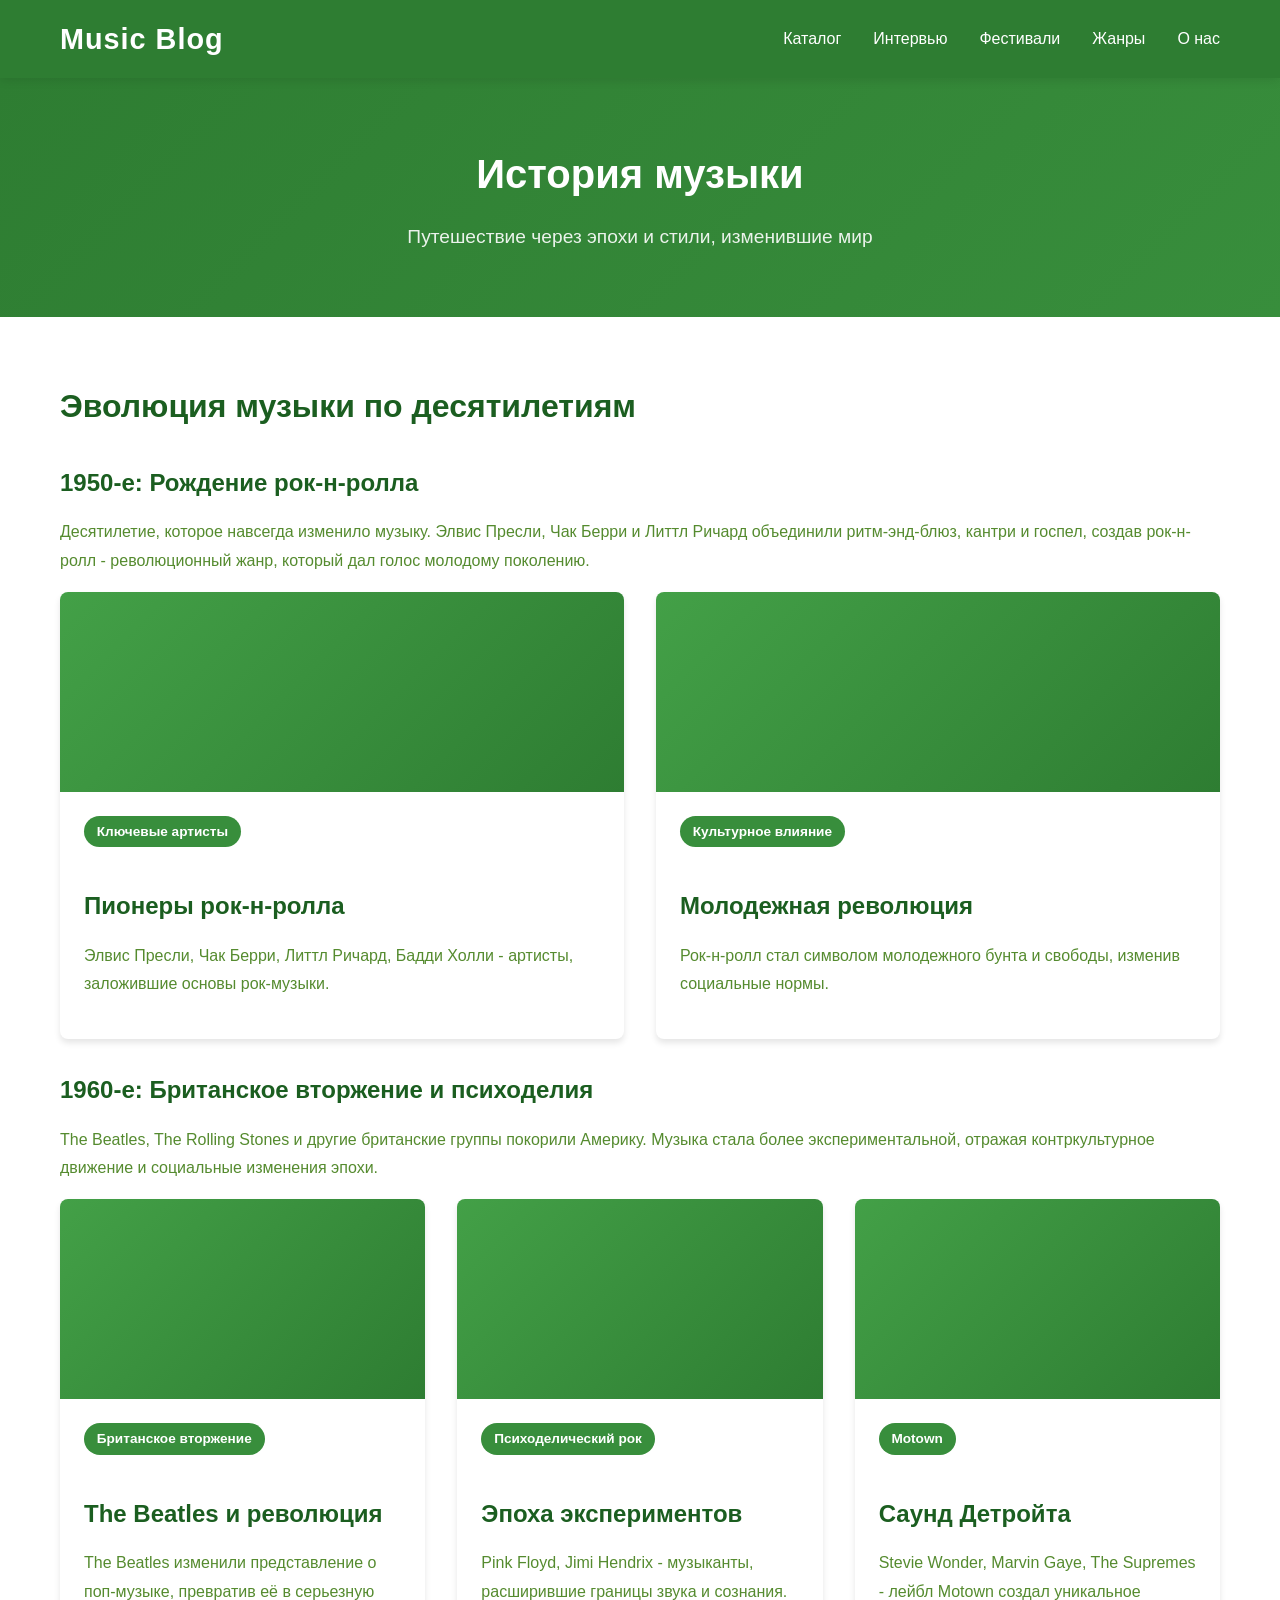
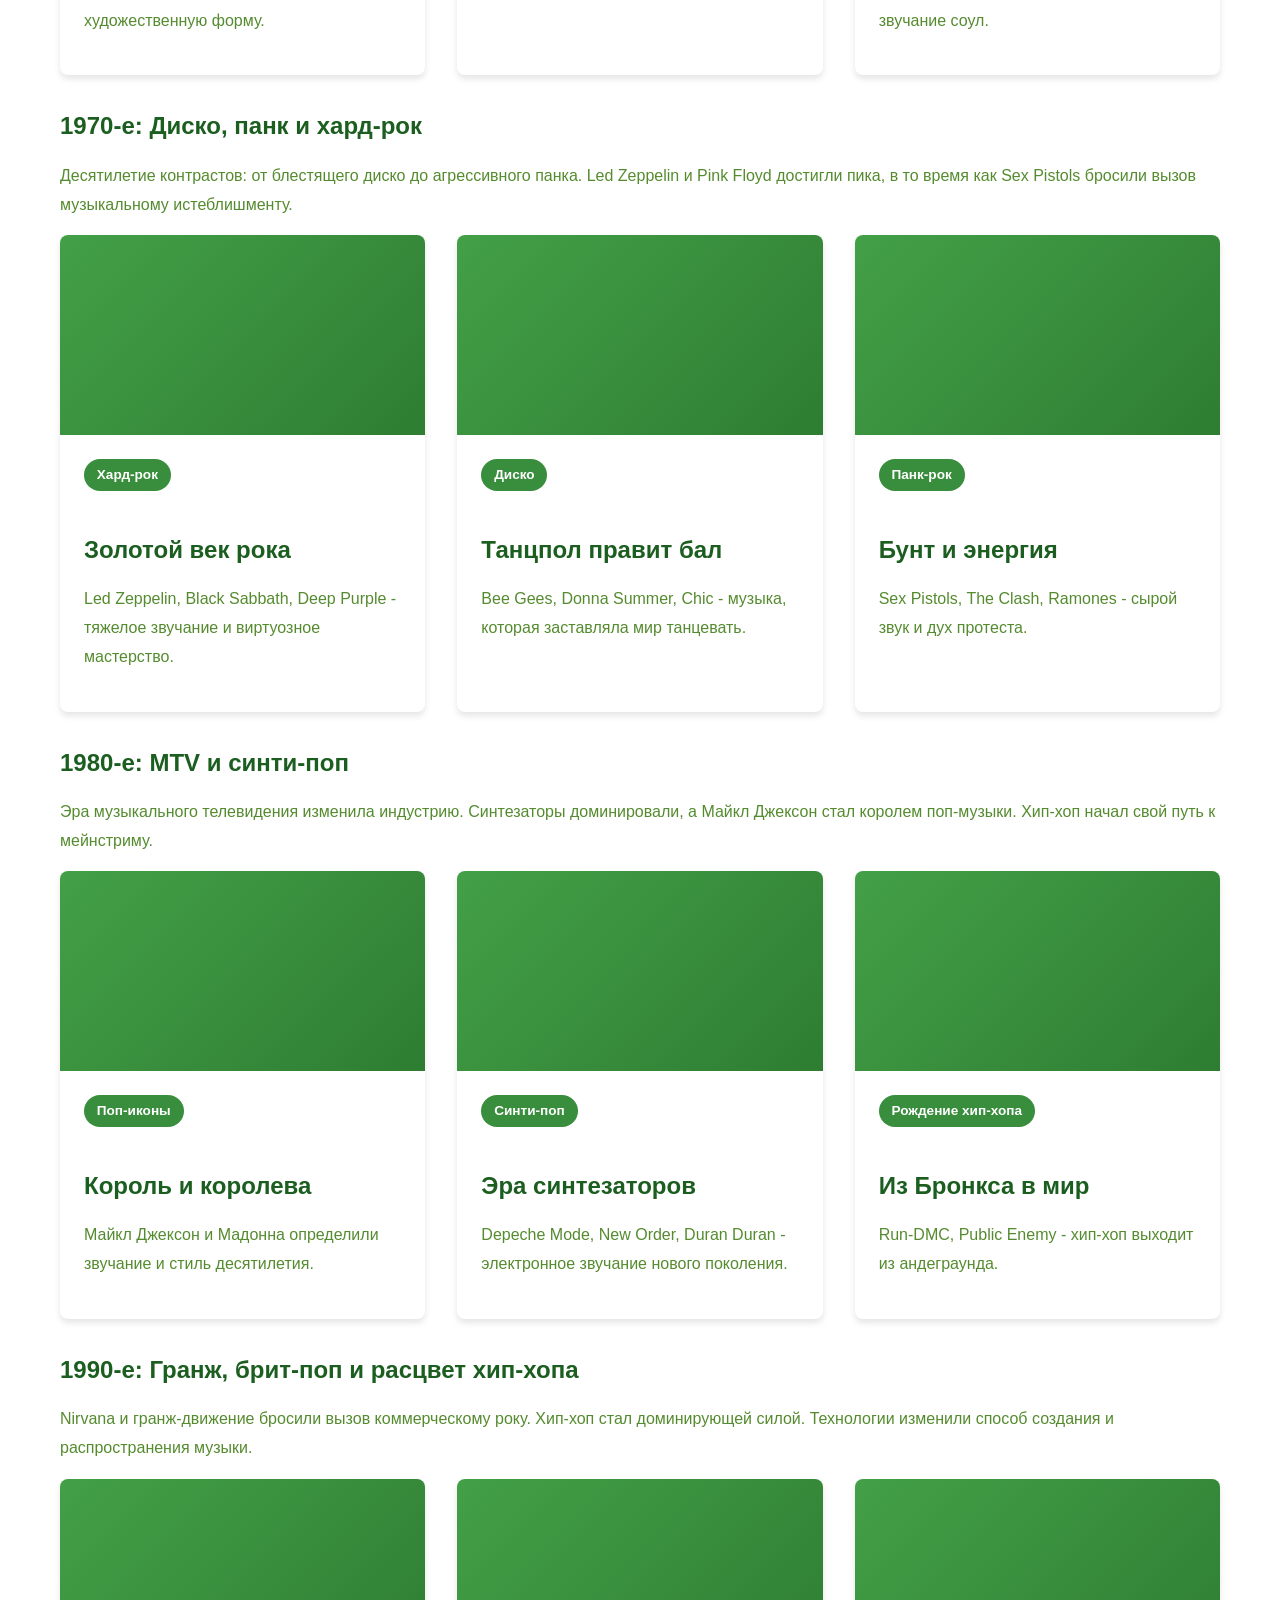
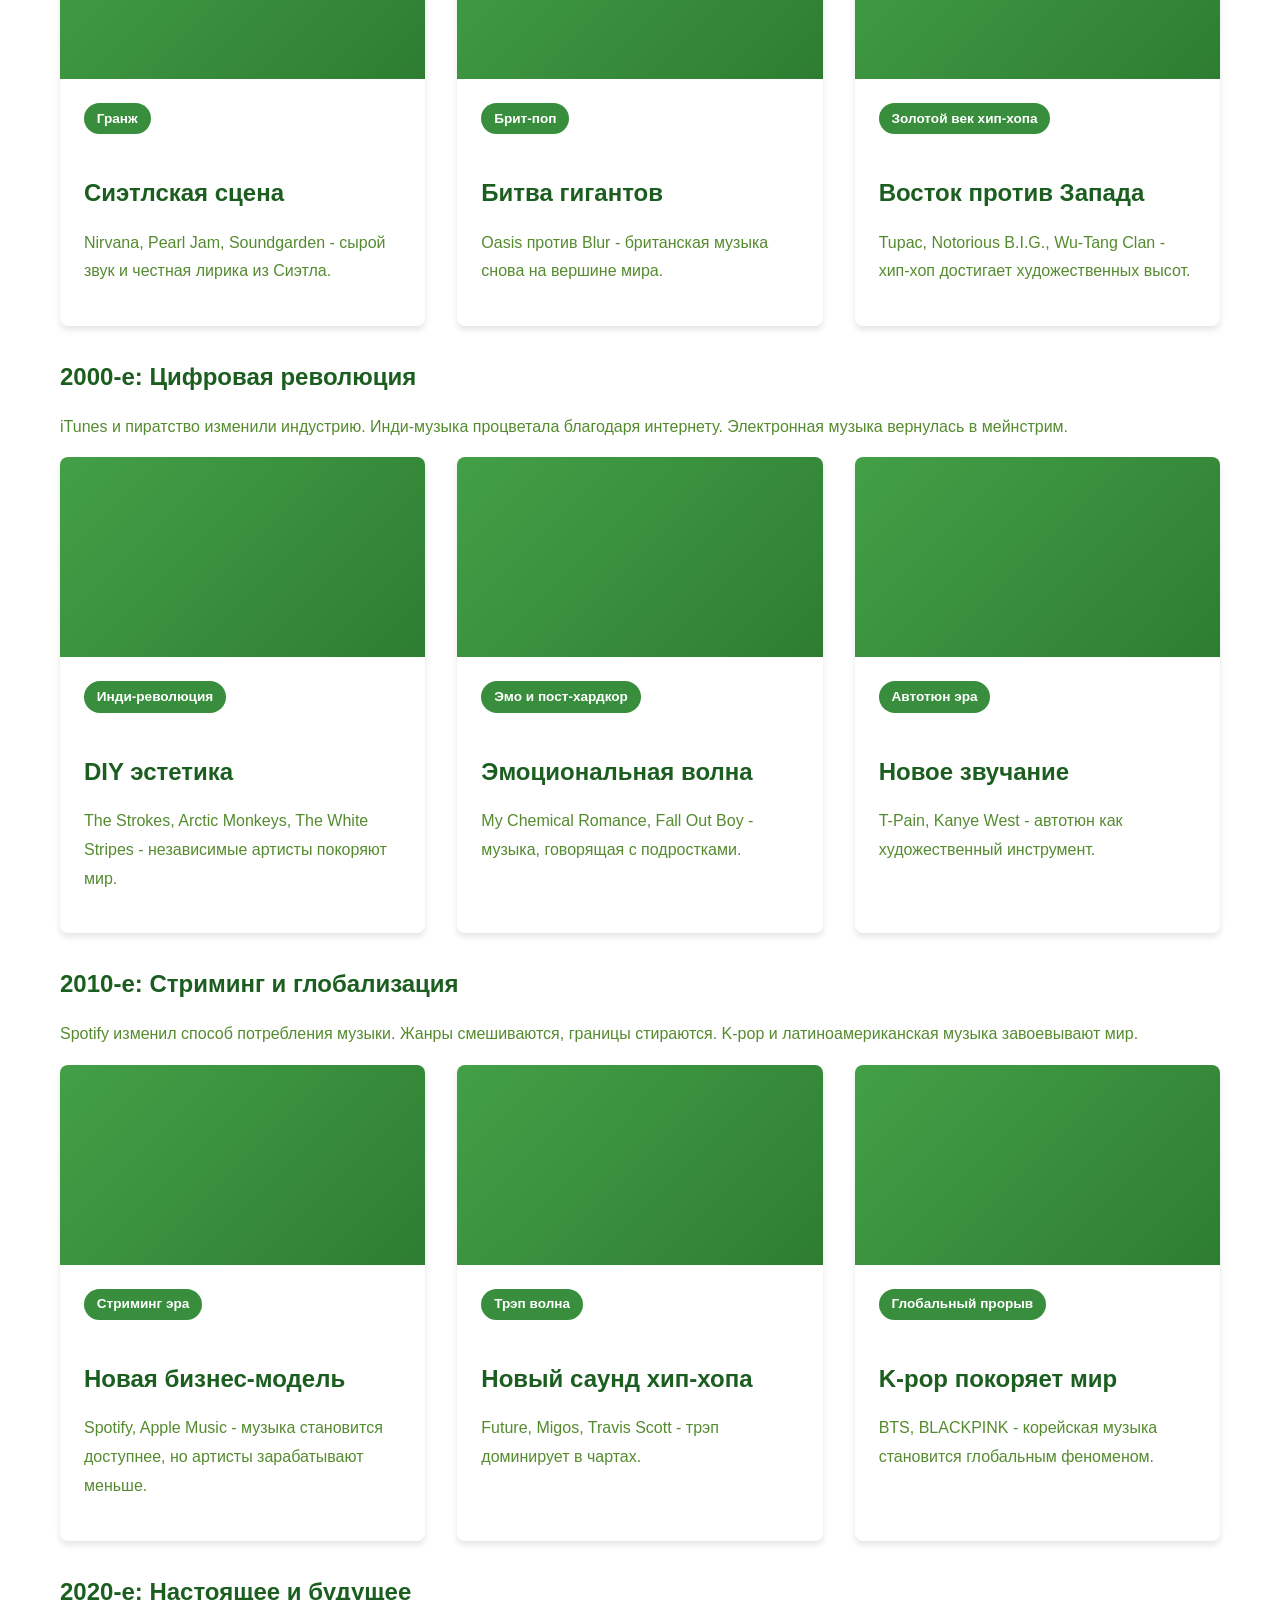
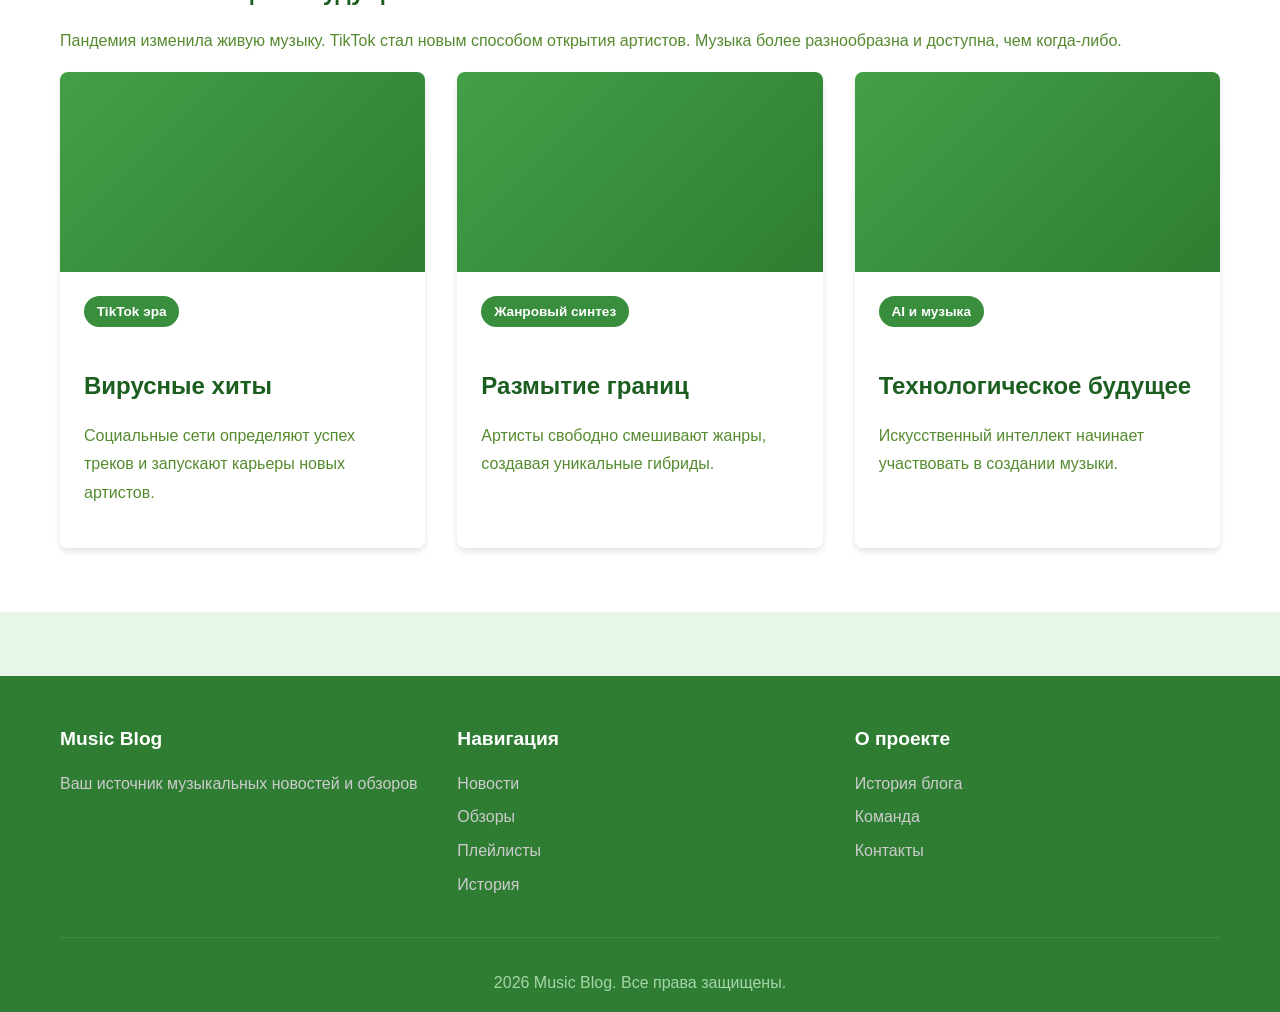
<file: history.html>
<!DOCTYPE html>
<html lang="ru">
<head>
    <meta charset="UTF-8">
    <meta name="viewport" content="width=device-width, initial-scale=1.0">
    <title>История музыки - Музыкальный Блог</title>
    <link rel="stylesheet" href="styles.css">
</head>
<body>
    <header>
        <div class="container">
            <div class="logo">
                <h1><a href="index.html" style="color: #fff; text-decoration: none;">Music Blog</a></h1>
            </div>
            <nav>
                <ul class="main-menu">
                    <li class="dropdown">
                        <a href="#catalog">Каталог</a>
                        <ul class="dropdown-menu">
                            <li class="dropdown-submenu">
                                <a href="news.html">Новости</a>
                                <ul>
                                    <li><a href="news.html#hip-hop">Хип-хоп</a></li>
                                    <li><a href="news.html#rock">Рок</a></li>
                                    <li><a href="news.html#pop">Поп</a></li>
                                    <li><a href="news.html#electronic">Электронная</a></li>
                                    <li><a href="news.html#indie">Инди</a></li>
                                    <li><a href="news.html#releases">Новые релизы</a></li>
                                    <li><a href="news.html#charts">Чарты</a></li>
                                </ul>
                            </li>
                            <li class="dropdown-submenu">
                                <a href="reviews.html">Обзоры</a>
                                <ul>
                                    <li><a href="reviews.html#albums">Альбомы</a></li>
                                    <li><a href="reviews.html#tracks">Треки</a></li>
                                    <li><a href="reviews.html#artists">Артисты</a></li>
                                    <li><a href="reviews.html#by-rating">По рейтингу</a></li>
                                </ul>
                            </li>
                            <li class="dropdown-submenu">
                                <a href="playlists.html">Плейлисты</a>
                                <ul>
                                    <li><a href="playlists.html#thematic">Тематические</a></li>
                                    <li><a href="playlists.html#by-genre">По жанрам</a></li>
                                    <li><a href="playlists.html#by-mood">По настроению</a></li>
                                </ul>
                            </li>
                        </ul>
                    </li>
                    <li><a href="interviews.html">Интервью</a></li>
                    <li><a href="festivals.html">Фестивали</a></li>
                    <li><a href="genres.html">Жанры</a></li>
                    <li class="dropdown">
                        <a href="about.html">О нас</a>
                        <ul class="dropdown-menu">
                            <li><a href="about.html#history">История блога</a></li>
                            <li><a href="about.html#team">Наша команда</a></li>
                            <li><a href="about.html#faq">FAQ</a></li>
                            <li><a href="about.html#contacts">Контакты</a></li>
                        </ul>
                    </li>
                </ul>
            </nav>
        </div>
    </header>

    <main>
        <section class="hero">
            <div class="container">
                <h2>История музыки</h2>
                <p>Путешествие через эпохи и стили, изменившие мир</p>
            </div>
        </section>

        <section class="content-section">
            <div class="container">
                <h2>Эволюция музыки по десятилетиям</h2>

                <div id="1950s">
                    <h3>1950-е: Рождение рок-н-ролла</h3>
                    <p>Десятилетие, которое навсегда изменило музыку. Элвис Пресли, Чак Берри и Литтл Ричард объединили ритм-энд-блюз, кантри и госпел, создав рок-н-ролл - революционный жанр, который дал голос молодому поколению.</p>
                    <div class="grid">
                        <article class="card">
                            <div class="card-image"></div>
                            <div class="card-content">
                                <span class="category">Ключевые артисты</span>
                                <h3>Пионеры рок-н-ролла</h3>
                                <p>Элвис Пресли, Чак Берри, Литтл Ричард, Бадди Холли - артисты, заложившие основы рок-музыки.</p>
                            </div>
                        </article>

                        <article class="card">
                            <div class="card-image"></div>
                            <div class="card-content">
                                <span class="category">Культурное влияние</span>
                                <h3>Молодежная революция</h3>
                                <p>Рок-н-ролл стал символом молодежного бунта и свободы, изменив социальные нормы.</p>
                            </div>
                        </article>
                    </div>
                </div>

                <div id="1960s">
                    <h3>1960-е: Британское вторжение и психоделия</h3>
                    <p>The Beatles, The Rolling Stones и другие британские группы покорили Америку. Музыка стала более экспериментальной, отражая контркультурное движение и социальные изменения эпохи.</p>
                    <div class="grid">
                        <article class="card">
                            <div class="card-image"></div>
                            <div class="card-content">
                                <span class="category">Британское вторжение</span>
                                <h3>The Beatles и революция</h3>
                                <p>The Beatles изменили представление о поп-музыке, превратив её в серьезную художественную форму.</p>
                            </div>
                        </article>

                        <article class="card">
                            <div class="card-image"></div>
                            <div class="card-content">
                                <span class="category">Психоделический рок</span>
                                <h3>Эпоха экспериментов</h3>
                                <p>Pink Floyd, Jimi Hendrix - музыканты, расширившие границы звука и сознания.</p>
                            </div>
                        </article>

                        <article class="card">
                            <div class="card-image"></div>
                            <div class="card-content">
                                <span class="category">Моtown</span>
                                <h3>Саунд Детройта</h3>
                                <p>Stevie Wonder, Marvin Gaye, The Supremes - лейбл Motown создал уникальное звучание соул.</p>
                            </div>
                        </article>
                    </div>
                </div>

                <div id="1970s">
                    <h3>1970-е: Диско, панк и хард-рок</h3>
                    <p>Десятилетие контрастов: от блестящего диско до агрессивного панка. Led Zeppelin и Pink Floyd достигли пика, в то время как Sex Pistols бросили вызов музыкальному истеблишменту.</p>
                    <div class="grid">
                        <article class="card">
                            <div class="card-image"></div>
                            <div class="card-content">
                                <span class="category">Хард-рок</span>
                                <h3>Золотой век рока</h3>
                                <p>Led Zeppelin, Black Sabbath, Deep Purple - тяжелое звучание и виртуозное мастерство.</p>
                            </div>
                        </article>

                        <article class="card">
                            <div class="card-image"></div>
                            <div class="card-content">
                                <span class="category">Диско</span>
                                <h3>Танцпол правит бал</h3>
                                <p>Bee Gees, Donna Summer, Chic - музыка, которая заставляла мир танцевать.</p>
                            </div>
                        </article>

                        <article class="card">
                            <div class="card-image"></div>
                            <div class="card-content">
                                <span class="category">Панк-рок</span>
                                <h3>Бунт и энергия</h3>
                                <p>Sex Pistols, The Clash, Ramones - сырой звук и дух протеста.</p>
                            </div>
                        </article>
                    </div>
                </div>

                <div id="1980s">
                    <h3>1980-е: MTV и синти-поп</h3>
                    <p>Эра музыкального телевидения изменила индустрию. Синтезаторы доминировали, а Майкл Джексон стал королем поп-музыки. Хип-хоп начал свой путь к мейнстриму.</p>
                    <div class="grid">
                        <article class="card">
                            <div class="card-image"></div>
                            <div class="card-content">
                                <span class="category">Поп-иконы</span>
                                <h3>Король и королева</h3>
                                <p>Майкл Джексон и Мадонна определили звучание и стиль десятилетия.</p>
                            </div>
                        </article>

                        <article class="card">
                            <div class="card-image"></div>
                            <div class="card-content">
                                <span class="category">Синти-поп</span>
                                <h3>Эра синтезаторов</h3>
                                <p>Depeche Mode, New Order, Duran Duran - электронное звучание нового поколения.</p>
                            </div>
                        </article>

                        <article class="card">
                            <div class="card-image"></div>
                            <div class="card-content">
                                <span class="category">Рождение хип-хопа</span>
                                <h3>Из Бронкса в мир</h3>
                                <p>Run-DMC, Public Enemy - хип-хоп выходит из андеграунда.</p>
                            </div>
                        </article>
                    </div>
                </div>

                <div id="1990s">
                    <h3>1990-е: Гранж, брит-поп и расцвет хип-хопа</h3>
                    <p>Nirvana и гранж-движение бросили вызов коммерческому року. Хип-хоп стал доминирующей силой. Технологии изменили способ создания и распространения музыки.</p>
                    <div class="grid">
                        <article class="card">
                            <div class="card-image"></div>
                            <div class="card-content">
                                <span class="category">Гранж</span>
                                <h3>Сиэтлская сцена</h3>
                                <p>Nirvana, Pearl Jam, Soundgarden - сырой звук и честная лирика из Сиэтла.</p>
                            </div>
                        </article>

                        <article class="card">
                            <div class="card-image"></div>
                            <div class="card-content">
                                <span class="category">Брит-поп</span>
                                <h3>Битва гигантов</h3>
                                <p>Oasis против Blur - британская музыка снова на вершине мира.</p>
                            </div>
                        </article>

                        <article class="card">
                            <div class="card-image"></div>
                            <div class="card-content">
                                <span class="category">Золотой век хип-хопа</span>
                                <h3>Восток против Запада</h3>
                                <p>Tupac, Notorious B.I.G., Wu-Tang Clan - хип-хоп достигает художественных высот.</p>
                            </div>
                        </article>
                    </div>
                </div>

                <div id="2000s">
                    <h3>2000-е: Цифровая революция</h3>
                    <p>iTunes и пиратство изменили индустрию. Инди-музыка процветала благодаря интернету. Электронная музыка вернулась в мейнстрим.</p>
                    <div class="grid">
                        <article class="card">
                            <div class="card-image"></div>
                            <div class="card-content">
                                <span class="category">Инди-революция</span>
                                <h3>DIY эстетика</h3>
                                <p>The Strokes, Arctic Monkeys, The White Stripes - независимые артисты покоряют мир.</p>
                            </div>
                        </article>

                        <article class="card">
                            <div class="card-image"></div>
                            <div class="card-content">
                                <span class="category">Эмо и пост-хардкор</span>
                                <h3>Эмоциональная волна</h3>
                                <p>My Chemical Romance, Fall Out Boy - музыка, говорящая с подростками.</p>
                            </div>
                        </article>

                        <article class="card">
                            <div class="card-image"></div>
                            <div class="card-content">
                                <span class="category">Автотюн эра</span>
                                <h3>Новое звучание</h3>
                                <p>T-Pain, Kanye West - автотюн как художественный инструмент.</p>
                            </div>
                        </article>
                    </div>
                </div>

                <div id="2010s">
                    <h3>2010-е: Стриминг и глобализация</h3>
                    <p>Spotify изменил способ потребления музыки. Жанры смешиваются, границы стираются. K-pop и латиноамериканская музыка завоевывают мир.</p>
                    <div class="grid">
                        <article class="card">
                            <div class="card-image"></div>
                            <div class="card-content">
                                <span class="category">Стриминг эра</span>
                                <h3>Новая бизнес-модель</h3>
                                <p>Spotify, Apple Music - музыка становится доступнее, но артисты зарабатывают меньше.</p>
                            </div>
                        </article>

                        <article class="card">
                            <div class="card-image"></div>
                            <div class="card-content">
                                <span class="category">Трэп волна</span>
                                <h3>Новый саунд хип-хопа</h3>
                                <p>Future, Migos, Travis Scott - трэп доминирует в чартах.</p>
                            </div>
                        </article>

                        <article class="card">
                            <div class="card-image"></div>
                            <div class="card-content">
                                <span class="category">Глобальный прорыв</span>
                                <h3>K-pop покоряет мир</h3>
                                <p>BTS, BLACKPINK - корейская музыка становится глобальным феноменом.</p>
                            </div>
                        </article>
                    </div>
                </div>

                <div id="2020s">
                    <h3>2020-е: Настоящее и будущее</h3>
                    <p>Пандемия изменила живую музыку. TikTok стал новым способом открытия артистов. Музыка более разнообразна и доступна, чем когда-либо.</p>
                    <div class="grid">
                        <article class="card">
                            <div class="card-image"></div>
                            <div class="card-content">
                                <span class="category">TikTok эра</span>
                                <h3>Вирусные хиты</h3>
                                <p>Социальные сети определяют успех треков и запускают карьеры новых артистов.</p>
                            </div>
                        </article>

                        <article class="card">
                            <div class="card-image"></div>
                            <div class="card-content">
                                <span class="category">Жанровый синтез</span>
                                <h3>Размытие границ</h3>
                                <p>Артисты свободно смешивают жанры, создавая уникальные гибриды.</p>
                            </div>
                        </article>

                        <article class="card">
                            <div class="card-image"></div>
                            <div class="card-content">
                                <span class="category">AI и музыка</span>
                                <h3>Технологическое будущее</h3>
                                <p>Искусственный интеллект начинает участвовать в создании музыки.</p>
                            </div>
                        </article>
                    </div>
                </div>
            </div>
        </section>
    </main>

    <footer>
        <div class="container">
            <div class="footer-content">
                <div class="footer-section">
                    <h4>Music Blog</h4>
                    <p>Ваш источник музыкальных новостей и обзоров</p>
                </div>
                <div class="footer-section">
                    <h4>Навигация</h4>
                    <ul>
                        <li><a href="news.html">Новости</a></li>
                        <li><a href="reviews.html">Обзоры</a></li>
                        <li><a href="playlists.html">Плейлисты</a></li>
                        <li><a href="history.html">История</a></li>
                    </ul>
                </div>
                <div class="footer-section">
                    <h4>О проекте</h4>
                    <ul>
                        <li><a href="about.html#history">История блога</a></li>
                        <li><a href="about.html#team">Команда</a></li>
                        <li><a href="about.html#contacts">Контакты</a></li>
                    </ul>
                </div>
            </div>
            <div class="footer-bottom">
                <p>2026 Music Blog. Все права защищены.</p>
            </div>
        </div>
    </footer>
</body>
</html>
</file>
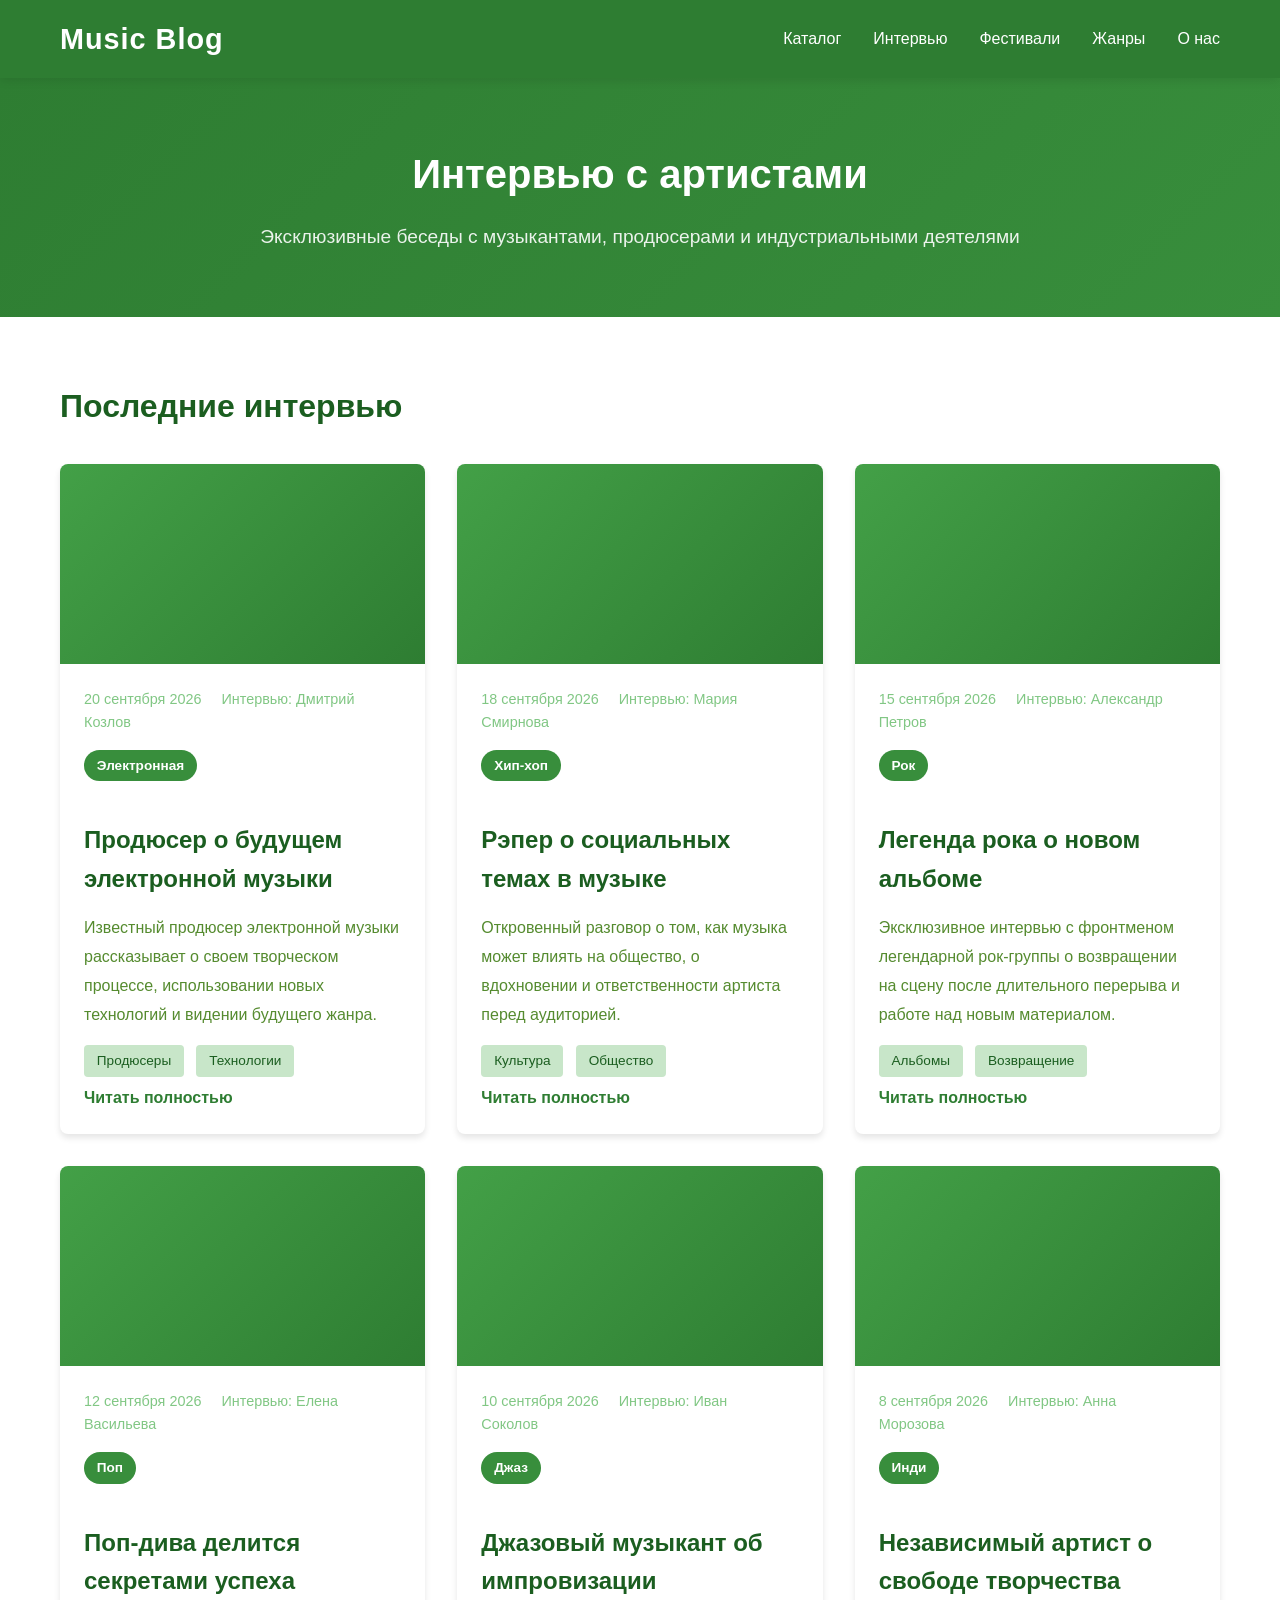
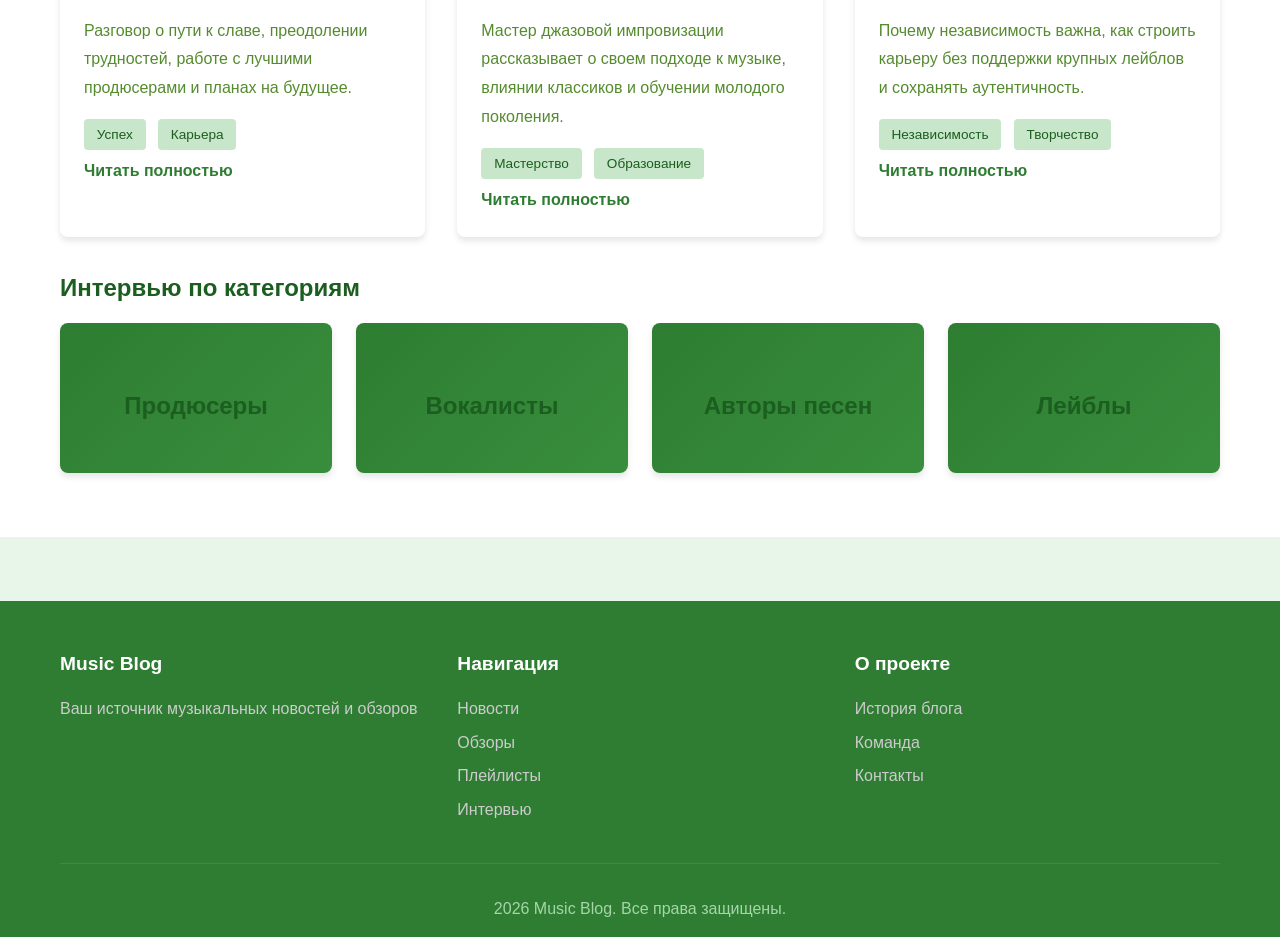
<file: interviews.html>
<!DOCTYPE html>
<html lang="ru">
<head>
    <meta charset="UTF-8">
    <meta name="viewport" content="width=device-width, initial-scale=1.0">
    <title>Интервью - Музыкальный Блог</title>
    <link rel="stylesheet" href="styles.css">
</head>
<body>
    <header>
        <div class="container">
            <div class="logo">
                <h1><a href="index.html" style="color: #fff; text-decoration: none;">Music Blog</a></h1>
            </div>
            <nav>
                <ul class="main-menu">
                    <li class="dropdown">
                        <a href="#catalog">Каталог</a>
                        <ul class="dropdown-menu">
                            <li class="dropdown-submenu">
                                <a href="news.html">Новости</a>
                                <ul>
                                    <li><a href="news.html#hip-hop">Хип-хоп</a></li>
                                    <li><a href="news.html#rock">Рок</a></li>
                                    <li><a href="news.html#pop">Поп</a></li>
                                    <li><a href="news.html#electronic">Электронная</a></li>
                                    <li><a href="news.html#indie">Инди</a></li>
                                    <li><a href="news.html#releases">Новые релизы</a></li>
                                    <li><a href="news.html#charts">Чарты</a></li>
                                </ul>
                            </li>
                            <li class="dropdown-submenu">
                                <a href="reviews.html">Обзоры</a>
                                <ul>
                                    <li><a href="reviews.html#albums">Альбомы</a></li>
                                    <li><a href="reviews.html#tracks">Треки</a></li>
                                    <li><a href="reviews.html#artists">Артисты</a></li>
                                    <li><a href="reviews.html#by-rating">По рейтингу</a></li>
                                </ul>
                            </li>
                            <li class="dropdown-submenu">
                                <a href="playlists.html">Плейлисты</a>
                                <ul>
                                    <li><a href="playlists.html#thematic">Тематические</a></li>
                                    <li><a href="playlists.html#by-genre">По жанрам</a></li>
                                    <li><a href="playlists.html#by-mood">По настроению</a></li>
                                </ul>
                            </li>
                        </ul>
                    </li>
                    <li><a href="interviews.html">Интервью</a></li>
                    <li><a href="festivals.html">Фестивали</a></li>
                    <li><a href="genres.html">Жанры</a></li>
                    <li class="dropdown">
                        <a href="about.html">О нас</a>
                        <ul class="dropdown-menu">
                            <li><a href="about.html#history">История блога</a></li>
                            <li><a href="about.html#team">Наша команда</a></li>
                            <li><a href="about.html#faq">FAQ</a></li>
                            <li><a href="about.html#contacts">Контакты</a></li>
                        </ul>
                    </li>
                </ul>
            </nav>
        </div>
    </header>

    <main>
        <section class="hero">
            <div class="container">
                <h2>Интервью с артистами</h2>
                <p>Эксклюзивные беседы с музыкантами, продюсерами и индустриальными деятелями</p>
            </div>
        </section>

        <section class="content-section">
            <div class="container">
                <h2>Последние интервью</h2>
                <div class="grid">
                    <article class="card">
                        <div class="card-image"></div>
                        <div class="card-content">
                            <div class="article-meta">
                                <span>20 сентября 2026</span>
                                <span>Интервью: Дмитрий Козлов</span>
                            </div>
                            <span class="category">Электронная</span>
                            <h3>Продюсер о будущем электронной музыки</h3>
                            <p>Известный продюсер электронной музыки рассказывает о своем творческом процессе, использовании новых технологий и видении будущего жанра.</p>
                            <div>
                                <span class="tag">Продюсеры</span>
                                <span class="tag">Технологии</span>
                            </div>
                            <a href="#" class="read-more">Читать полностью</a>
                        </div>
                    </article>

                    <article class="card">
                        <div class="card-image"></div>
                        <div class="card-content">
                            <div class="article-meta">
                                <span>18 сентября 2026</span>
                                <span>Интервью: Мария Смирнова</span>
                            </div>
                            <span class="category">Хип-хоп</span>
                            <h3>Рэпер о социальных темах в музыке</h3>
                            <p>Откровенный разговор о том, как музыка может влиять на общество, о вдохновении и ответственности артиста перед аудиторией.</p>
                            <div>
                                <span class="tag">Культура</span>
                                <span class="tag">Общество</span>
                            </div>
                            <a href="#" class="read-more">Читать полностью</a>
                        </div>
                    </article>

                    <article class="card">
                        <div class="card-image"></div>
                        <div class="card-content">
                            <div class="article-meta">
                                <span>15 сентября 2026</span>
                                <span>Интервью: Александр Петров</span>
                            </div>
                            <span class="category">Рок</span>
                            <h3>Легенда рока о новом альбоме</h3>
                            <p>Эксклюзивное интервью с фронтменом легендарной рок-группы о возвращении на сцену после длительного перерыва и работе над новым материалом.</p>
                            <div>
                                <span class="tag">Альбомы</span>
                                <span class="tag">Возвращение</span>
                            </div>
                            <a href="#" class="read-more">Читать полностью</a>
                        </div>
                    </article>

                    <article class="card">
                        <div class="card-image"></div>
                        <div class="card-content">
                            <div class="article-meta">
                                <span>12 сентября 2026</span>
                                <span>Интервью: Елена Васильева</span>
                            </div>
                            <span class="category">Поп</span>
                            <h3>Поп-дива делится секретами успеха</h3>
                            <p>Разговор о пути к славе, преодолении трудностей, работе с лучшими продюсерами и планах на будущее.</p>
                            <div>
                                <span class="tag">Успех</span>
                                <span class="tag">Карьера</span>
                            </div>
                            <a href="#" class="read-more">Читать полностью</a>
                        </div>
                    </article>

                    <article class="card">
                        <div class="card-image"></div>
                        <div class="card-content">
                            <div class="article-meta">
                                <span>10 сентября 2026</span>
                                <span>Интервью: Иван Соколов</span>
                            </div>
                            <span class="category">Джаз</span>
                            <h3>Джазовый музыкант об импровизации</h3>
                            <p>Мастер джазовой импровизации рассказывает о своем подходе к музыке, влиянии классиков и обучении молодого поколения.</p>
                            <div>
                                <span class="tag">Мастерство</span>
                                <span class="tag">Образование</span>
                            </div>
                            <a href="#" class="read-more">Читать полностью</a>
                        </div>
                    </article>

                    <article class="card">
                        <div class="card-image"></div>
                        <div class="card-content">
                            <div class="article-meta">
                                <span>8 сентября 2026</span>
                                <span>Интервью: Анна Морозова</span>
                            </div>
                            <span class="category">Инди</span>
                            <h3>Независимый артист о свободе творчества</h3>
                            <p>Почему независимость важна, как строить карьеру без поддержки крупных лейблов и сохранять аутентичность.</p>
                            <div>
                                <span class="tag">Независимость</span>
                                <span class="tag">Творчество</span>
                            </div>
                            <a href="#" class="read-more">Читать полностью</a>
                        </div>
                    </article>
                </div>

                <h3>Интервью по категориям</h3>
                <div class="genres-grid">
                    <a href="#producers" class="genre-card">
                        <h3>Продюсеры</h3>
                    </a>
                    <a href="#vocalists" class="genre-card">
                        <h3>Вокалисты</h3>
                    </a>
                    <a href="#songwriters" class="genre-card">
                        <h3>Авторы песен</h3>
                    </a>
                    <a href="#label-heads" class="genre-card">
                        <h3>Лейблы</h3>
                    </a>
                </div>
            </div>
        </section>
    </main>

    <footer>
        <div class="container">
            <div class="footer-content">
                <div class="footer-section">
                    <h4>Music Blog</h4>
                    <p>Ваш источник музыкальных новостей и обзоров</p>
                </div>
                <div class="footer-section">
                    <h4>Навигация</h4>
                    <ul>
                        <li><a href="news.html">Новости</a></li>
                        <li><a href="reviews.html">Обзоры</a></li>
                        <li><a href="playlists.html">Плейлисты</a></li>
                        <li><a href="interviews.html">Интервью</a></li>
                    </ul>
                </div>
                <div class="footer-section">
                    <h4>О проекте</h4>
                    <ul>
                        <li><a href="about.html#history">История блога</a></li>
                        <li><a href="about.html#team">Команда</a></li>
                        <li><a href="about.html#contacts">Контакты</a></li>
                    </ul>
                </div>
            </div>
            <div class="footer-bottom">
                <p>2026 Music Blog. Все права защищены.</p>
            </div>
        </div>
    </footer>
</body>
</html>
</file>
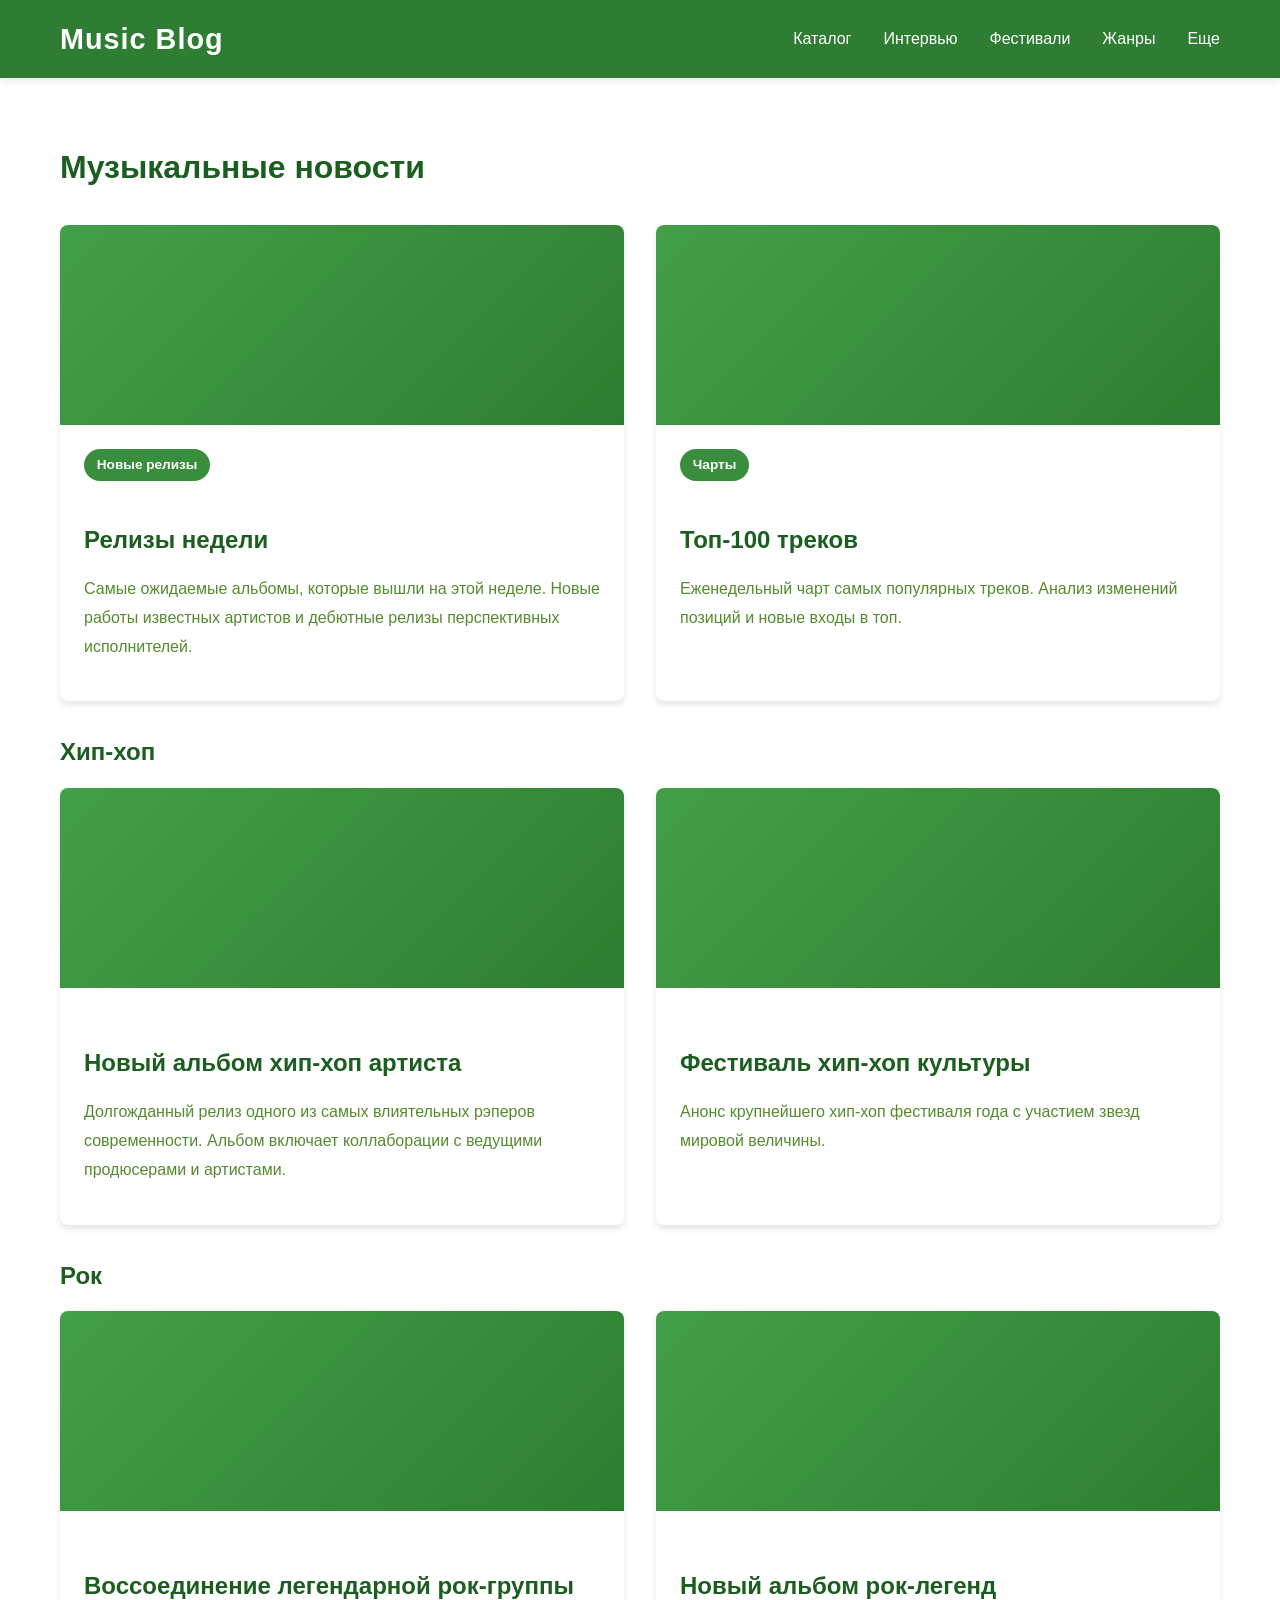
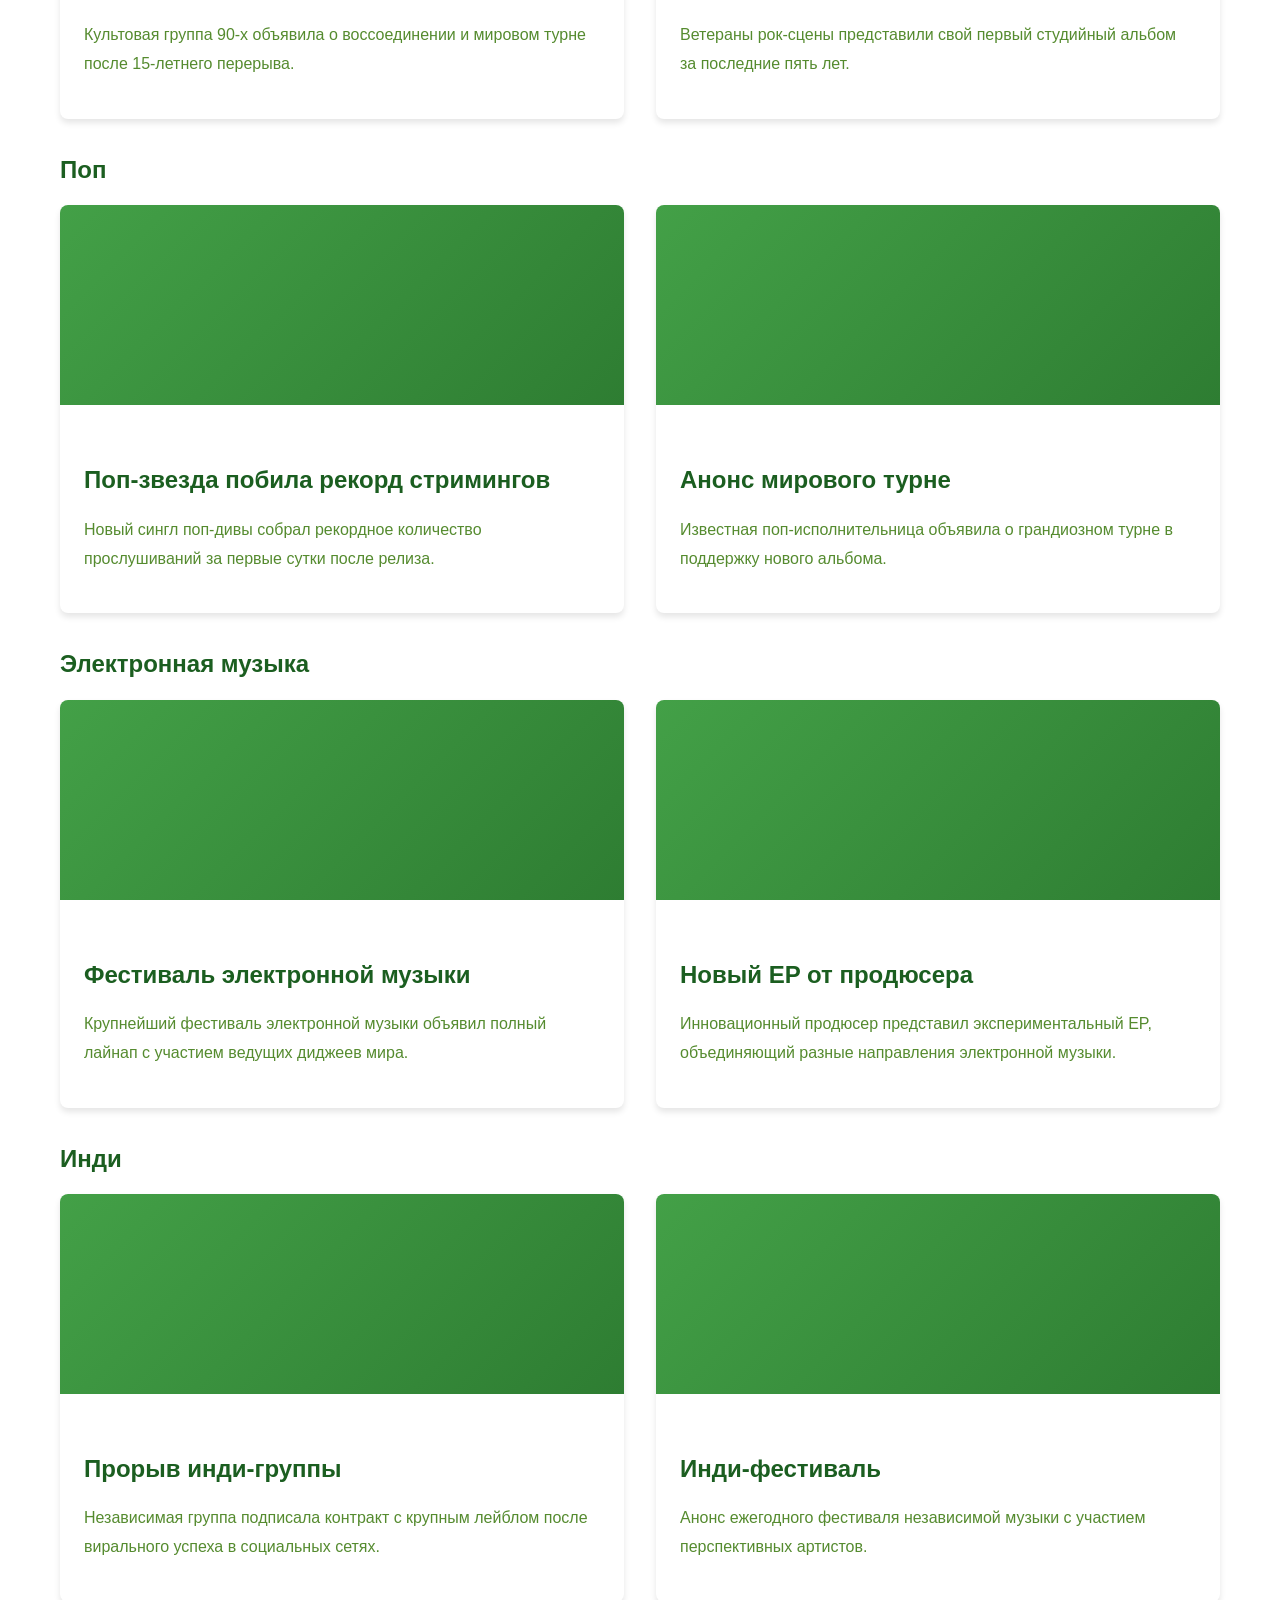
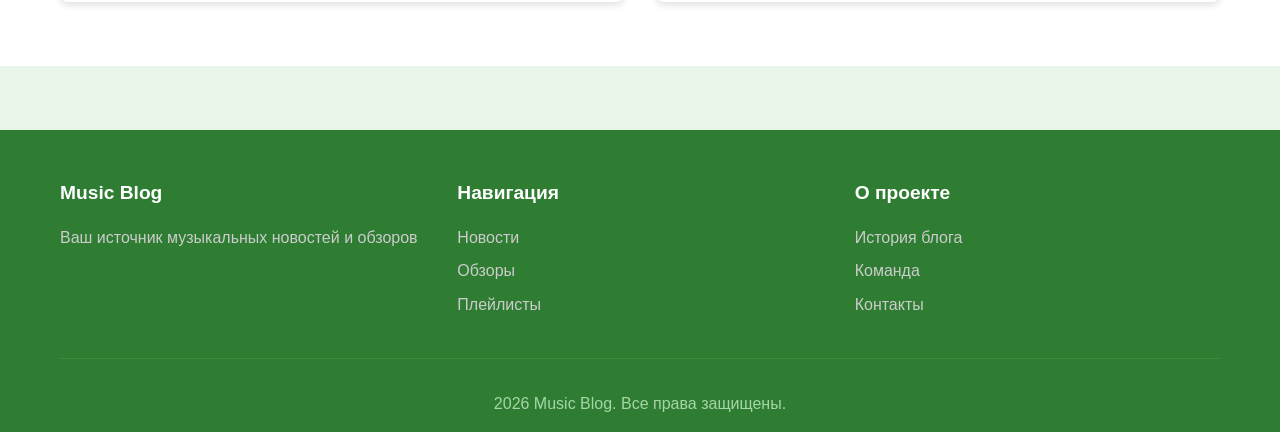
<file: news.html>
<!DOCTYPE html>
<html lang="ru">
<head>
    <meta charset="UTF-8">
    <meta name="viewport" content="width=device-width, initial-scale=1.0">
    <title>Новости - Музыкальный Блог</title>
    <link rel="stylesheet" href="styles.css">
</head>
<body>
    <header>
        <div class="container">
            <div class="logo">
                <h1><a href="index.html" style="color: #fff; text-decoration: none;">Music Blog</a></h1>
            </div>
            <nav>
                <ul class="main-menu">
                    <li class="dropdown">
                        <a href="#catalog">Каталог</a>
                        <ul class="dropdown-menu">
                            <li class="dropdown-submenu">
                                <a href="news.html">Новости</a>
                                <ul>
                                    <li><a href="#hip-hop">Хип-хоп</a></li>
                                    <li><a href="#rock">Рок</a></li>
                                    <li><a href="#pop">Поп</a></li>
                                    <li><a href="#electronic">Электронная</a></li>
                                    <li><a href="#indie">Инди</a></li>
                                    <li><a href="#releases">Новые релизы</a></li>
                                    <li><a href="#charts">Чарты</a></li>
                                </ul>
                            </li>
                            <li class="dropdown-submenu">
                                <a href="reviews.html">Обзоры</a>
                                <ul>
                                    <li><a href="reviews.html#albums">Альбомы</a></li>
                                    <li><a href="reviews.html#tracks">Треки</a></li>
                                    <li><a href="reviews.html#artists">Артисты</a></li>
                                    <li><a href="reviews.html#by-rating">По рейтингу</a></li>
                                </ul>
                            </li>
                            <li class="dropdown-submenu">
                                <a href="playlists.html">Плейлисты</a>
                                <ul>
                                    <li><a href="playlists.html#thematic">Тематические</a></li>
                                    <li><a href="playlists.html#by-genre">По жанрам</a></li>
                                    <li><a href="playlists.html#by-mood">По настроению</a></li>
                                </ul>
                            </li>
                        </ul>
                    </li>
                    <li><a href="interviews.html">Интервью</a></li>
                    <li><a href="festivals.html">Фестивали</a></li>
                    <li><a href="genres.html">Жанры</a></li>
                    <li class="dropdown">
                        <a href="#more">Еще</a>
                        <ul class="dropdown-menu">
                            <li><a href="podcasts.html">Подкасты</a></li>
                            <li><a href="awards.html">Награды</a></li>
                            <li><a href="history.html">История музыки</a></li>
                            <li><a href="community.html">Сообщество</a></li>
                            <li><a href="about.html">О нас</a></li>
                        </ul>
                    </li>
                </ul>
            </nav>
        </div>
    </header>

    <main>
        <section class="content-section">
            <div class="container">
                <h2>Музыкальные новости</h2>

                <div class="grid">
                    <article class="card" id="releases">
                        <div class="card-image"></div>
                        <div class="card-content">
                            <span class="category">Новые релизы</span>
                            <h3>Релизы недели</h3>
                            <p>Самые ожидаемые альбомы, которые вышли на этой неделе. Новые работы известных артистов и дебютные релизы перспективных исполнителей.</p>
                        </div>
                    </article>

                    <article class="card" id="charts">
                        <div class="card-image"></div>
                        <div class="card-content">
                            <span class="category">Чарты</span>
                            <h3>Топ-100 треков</h3>
                            <p>Еженедельный чарт самых популярных треков. Анализ изменений позиций и новые входы в топ.</p>
                        </div>
                    </article>
                </div>

                <h3 id="hip-hop">Хип-хоп</h3>
                <div class="grid">
                    <article class="card">
                        <div class="card-image"></div>
                        <div class="card-content">
                            <h3>Новый альбом хип-хоп артиста</h3>
                            <p>Долгожданный релиз одного из самых влиятельных рэперов современности. Альбом включает коллаборации с ведущими продюсерами и артистами.</p>
                        </div>
                    </article>

                    <article class="card">
                        <div class="card-image"></div>
                        <div class="card-content">
                            <h3>Фестиваль хип-хоп культуры</h3>
                            <p>Анонс крупнейшего хип-хоп фестиваля года с участием звезд мировой величины.</p>
                        </div>
                    </article>
                </div>

                <h3 id="rock">Рок</h3>
                <div class="grid">
                    <article class="card">
                        <div class="card-image"></div>
                        <div class="card-content">
                            <h3>Воссоединение легендарной рок-группы</h3>
                            <p>Культовая группа 90-х объявила о воссоединении и мировом турне после 15-летнего перерыва.</p>
                        </div>
                    </article>

                    <article class="card">
                        <div class="card-image"></div>
                        <div class="card-content">
                            <h3>Новый альбом рок-легенд</h3>
                            <p>Ветераны рок-сцены представили свой первый студийный альбом за последние пять лет.</p>
                        </div>
                    </article>
                </div>

                <h3 id="pop">Поп</h3>
                <div class="grid">
                    <article class="card">
                        <div class="card-image"></div>
                        <div class="card-content">
                            <h3>Поп-звезда побила рекорд стримингов</h3>
                            <p>Новый сингл поп-дивы собрал рекордное количество прослушиваний за первые сутки после релиза.</p>
                        </div>
                    </article>

                    <article class="card">
                        <div class="card-image"></div>
                        <div class="card-content">
                            <h3>Анонс мирового турне</h3>
                            <p>Известная поп-исполнительница объявила о грандиозном турне в поддержку нового альбома.</p>
                        </div>
                    </article>
                </div>

                <h3 id="electronic">Электронная музыка</h3>
                <div class="grid">
                    <article class="card">
                        <div class="card-image"></div>
                        <div class="card-content">
                            <h3>Фестиваль электронной музыки</h3>
                            <p>Крупнейший фестиваль электронной музыки объявил полный лайнап с участием ведущих диджеев мира.</p>
                        </div>
                    </article>

                    <article class="card">
                        <div class="card-image"></div>
                        <div class="card-content">
                            <h3>Новый EP от продюсера</h3>
                            <p>Инновационный продюсер представил экспериментальный EP, объединяющий разные направления электронной музыки.</p>
                        </div>
                    </article>
                </div>

                <h3 id="indie">Инди</h3>
                <div class="grid">
                    <article class="card">
                        <div class="card-image"></div>
                        <div class="card-content">
                            <h3>Прорыв инди-группы</h3>
                            <p>Независимая группа подписала контракт с крупным лейблом после вирального успеха в социальных сетях.</p>
                        </div>
                    </article>

                    <article class="card">
                        <div class="card-image"></div>
                        <div class="card-content">
                            <h3>Инди-фестиваль</h3>
                            <p>Анонс ежегодного фестиваля независимой музыки с участием перспективных артистов.</p>
                        </div>
                    </article>
                </div>
            </div>
        </section>
    </main>

    <footer>
        <div class="container">
            <div class="footer-content">
                <div class="footer-section">
                    <h4>Music Blog</h4>
                    <p>Ваш источник музыкальных новостей и обзоров</p>
                </div>
                <div class="footer-section">
                    <h4>Навигация</h4>
                    <ul>
                        <li><a href="news.html">Новости</a></li>
                        <li><a href="reviews.html">Обзоры</a></li>
                        <li><a href="playlists.html">Плейлисты</a></li>
                    </ul>
                </div>
                <div class="footer-section">
                    <h4>О проекте</h4>
                    <ul>
                        <li><a href="about.html#history">История блога</a></li>
                        <li><a href="about.html#team">Команда</a></li>
                        <li><a href="about.html#contacts">Контакты</a></li>
                    </ul>
                </div>
            </div>
            <div class="footer-bottom">
                <p>2026 Music Blog. Все права защищены.</p>
            </div>
        </div>
    </footer>
</body>
</html>
</file>
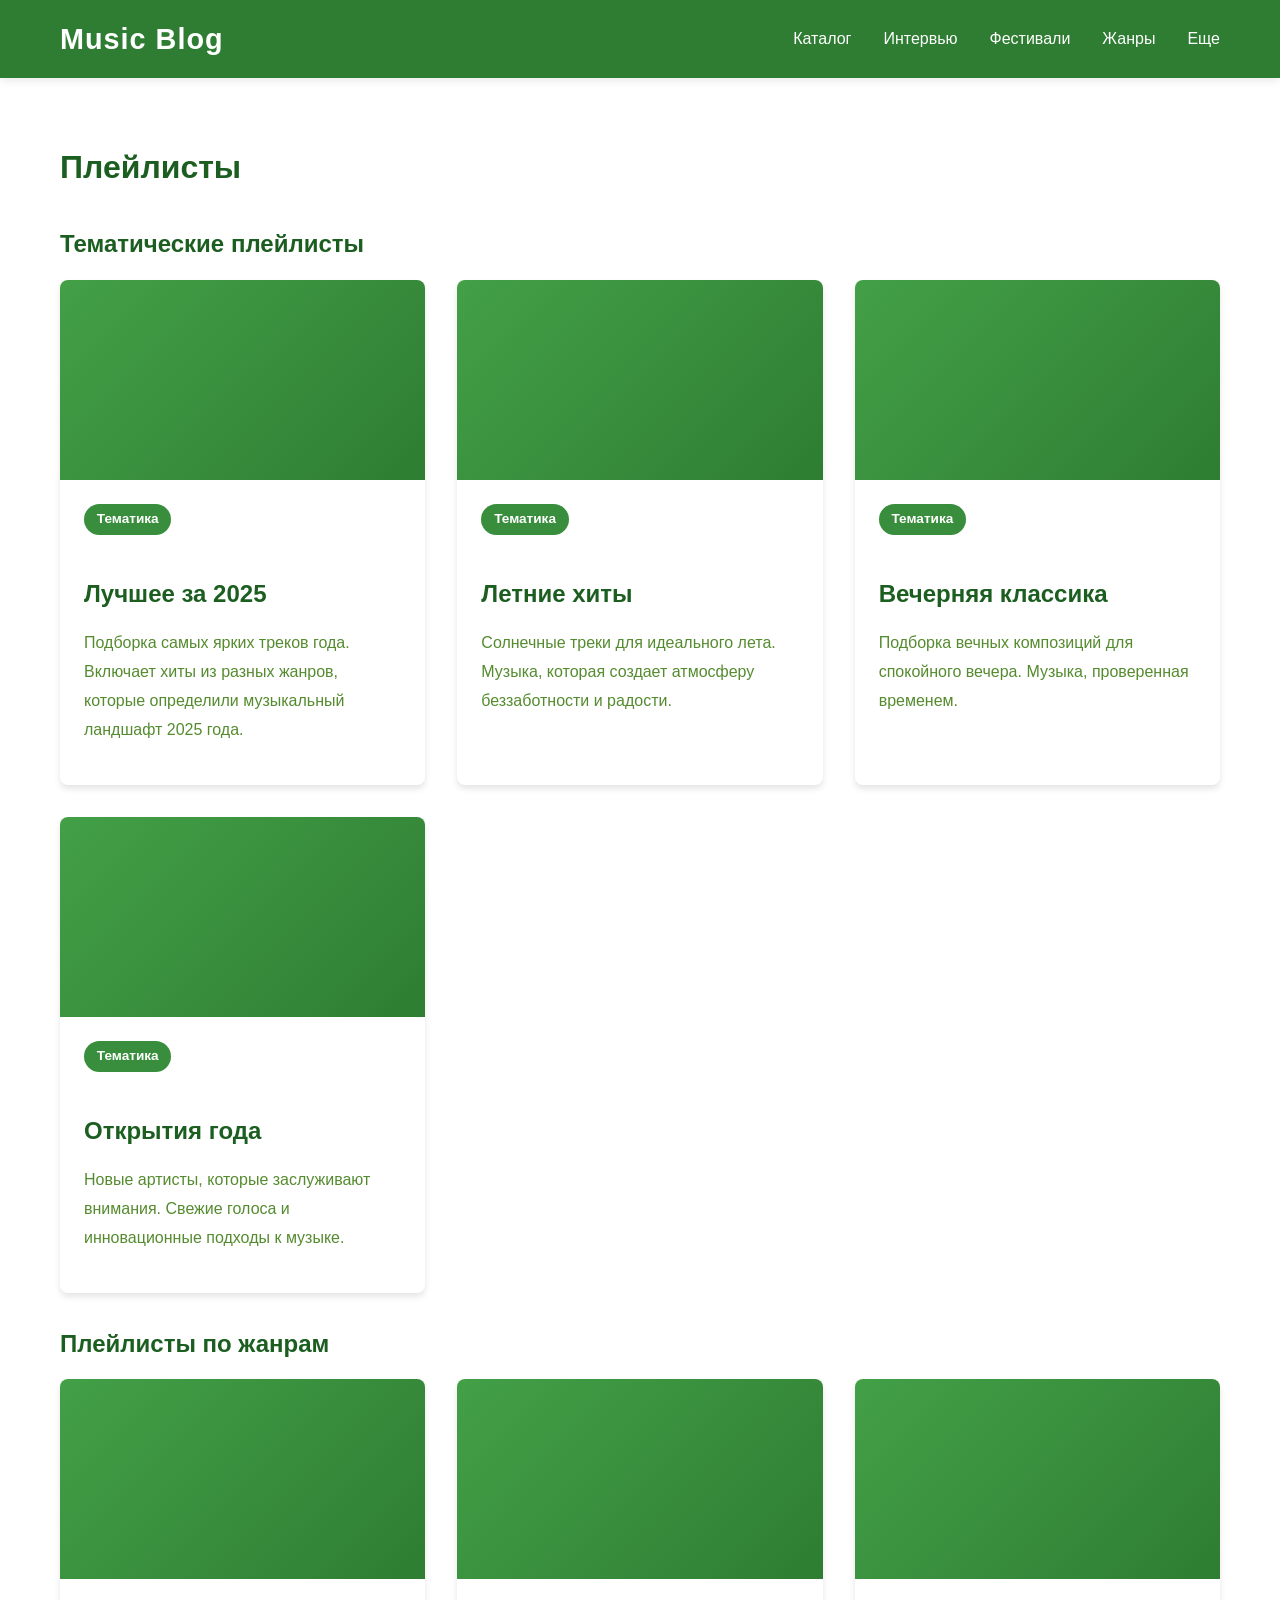
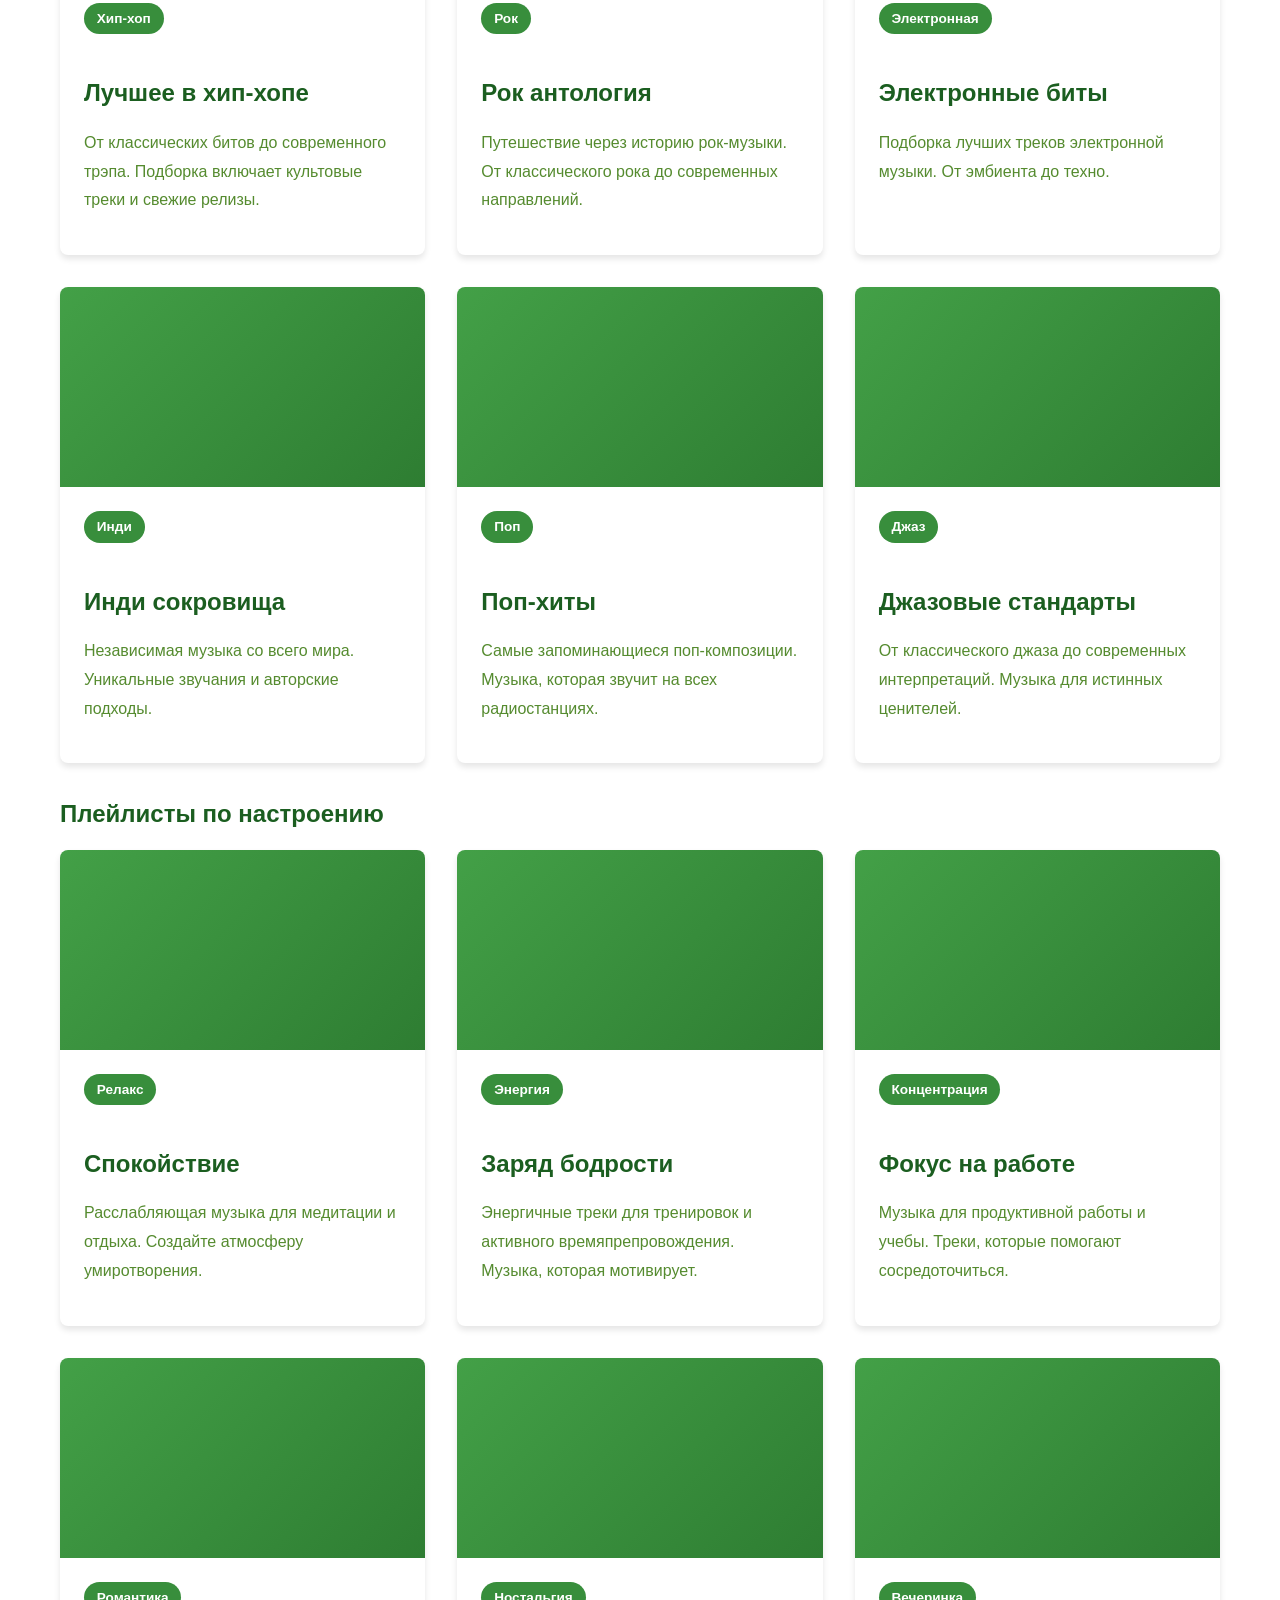
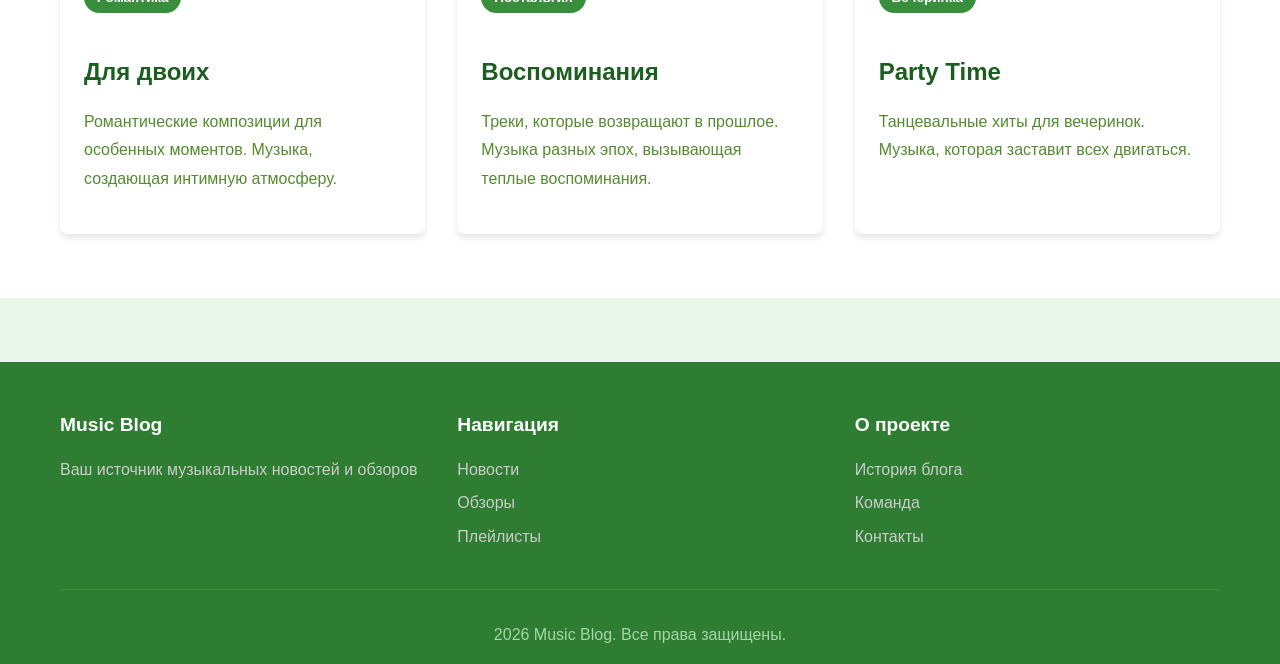
<file: playlists.html>
<!DOCTYPE html>
<html lang="ru">
<head>
    <meta charset="UTF-8">
    <meta name="viewport" content="width=device-width, initial-scale=1.0">
    <title>Плейлисты - Музыкальный Блог</title>
    <link rel="stylesheet" href="styles.css">
</head>
<body>
    <header>
        <div class="container">
            <div class="logo">
                <h1><a href="index.html" style="color: #fff; text-decoration: none;">Music Blog</a></h1>
            </div>
            <nav>
                <ul class="main-menu">
                    <li class="dropdown">
                        <a href="#catalog">Каталог</a>
                        <ul class="dropdown-menu">
                            <li class="dropdown-submenu">
                                <a href="news.html">Новости</a>
                                <ul>
                                    <li><a href="news.html#hip-hop">Хип-хоп</a></li>
                                    <li><a href="news.html#rock">Рок</a></li>
                                    <li><a href="news.html#pop">Поп</a></li>
                                    <li><a href="news.html#electronic">Электронная</a></li>
                                    <li><a href="news.html#indie">Инди</a></li>
                                    <li><a href="news.html#releases">Новые релизы</a></li>
                                    <li><a href="news.html#charts">Чарты</a></li>
                                </ul>
                            </li>
                            <li class="dropdown-submenu">
                                <a href="reviews.html">Обзоры</a>
                                <ul>
                                    <li><a href="reviews.html#albums">Альбомы</a></li>
                                    <li><a href="reviews.html#tracks">Треки</a></li>
                                    <li><a href="reviews.html#artists">Артисты</a></li>
                                    <li><a href="reviews.html#by-rating">По рейтингу</a></li>
                                </ul>
                            </li>
                            <li class="dropdown-submenu">
                                <a href="playlists.html">Плейлисты</a>
                                <ul>
                                    <li><a href="#thematic">Тематические</a></li>
                                    <li><a href="#by-genre">По жанрам</a></li>
                                    <li><a href="#by-mood">По настроению</a></li>
                                </ul>
                            </li>
                        </ul>
                    </li>
                    <li><a href="interviews.html">Интервью</a></li>
                    <li><a href="festivals.html">Фестивали</a></li>
                    <li><a href="genres.html">Жанры</a></li>
                    <li class="dropdown">
                        <a href="#more">Еще</a>
                        <ul class="dropdown-menu">
                            <li><a href="podcasts.html">Подкасты</a></li>
                            <li><a href="awards.html">Награды</a></li>
                            <li><a href="history.html">История музыки</a></li>
                            <li><a href="community.html">Сообщество</a></li>
                            <li><a href="about.html">О нас</a></li>
                        </ul>
                    </li>
                </ul>
            </nav>
        </div>
    </header>

    <main>
        <section class="content-section">
            <div class="container">
                <h2>Плейлисты</h2>

                <h3 id="thematic">Тематические плейлисты</h3>
                <div class="grid">
                    <article class="card">
                        <div class="card-image"></div>
                        <div class="card-content">
                            <span class="category">Тематика</span>
                            <h3>Лучшее за 2025</h3>
                            <p>Подборка самых ярких треков года. Включает хиты из разных жанров, которые определили музыкальный ландшафт 2025 года.</p>
                        </div>
                    </article>

                    <article class="card">
                        <div class="card-image"></div>
                        <div class="card-content">
                            <span class="category">Тематика</span>
                            <h3>Летние хиты</h3>
                            <p>Солнечные треки для идеального лета. Музыка, которая создает атмосферу беззаботности и радости.</p>
                        </div>
                    </article>

                    <article class="card">
                        <div class="card-image"></div>
                        <div class="card-content">
                            <span class="category">Тематика</span>
                            <h3>Вечерняя классика</h3>
                            <p>Подборка вечных композиций для спокойного вечера. Музыка, проверенная временем.</p>
                        </div>
                    </article>

                    <article class="card">
                        <div class="card-image"></div>
                        <div class="card-content">
                            <span class="category">Тематика</span>
                            <h3>Открытия года</h3>
                            <p>Новые артисты, которые заслуживают внимания. Свежие голоса и инновационные подходы к музыке.</p>
                        </div>
                    </article>
                </div>

                <h3 id="by-genre">Плейлисты по жанрам</h3>
                <div class="grid">
                    <article class="card">
                        <div class="card-image"></div>
                        <div class="card-content">
                            <span class="category">Хип-хоп</span>
                            <h3>Лучшее в хип-хопе</h3>
                            <p>От классических битов до современного трэпа. Подборка включает культовые треки и свежие релизы.</p>
                        </div>
                    </article>

                    <article class="card">
                        <div class="card-image"></div>
                        <div class="card-content">
                            <span class="category">Рок</span>
                            <h3>Рок антология</h3>
                            <p>Путешествие через историю рок-музыки. От классического рока до современных направлений.</p>
                        </div>
                    </article>

                    <article class="card">
                        <div class="card-image"></div>
                        <div class="card-content">
                            <span class="category">Электронная</span>
                            <h3>Электронные биты</h3>
                            <p>Подборка лучших треков электронной музыки. От эмбиента до техно.</p>
                        </div>
                    </article>

                    <article class="card">
                        <div class="card-image"></div>
                        <div class="card-content">
                            <span class="category">Инди</span>
                            <h3>Инди сокровища</h3>
                            <p>Независимая музыка со всего мира. Уникальные звучания и авторские подходы.</p>
                        </div>
                    </article>

                    <article class="card">
                        <div class="card-image"></div>
                        <div class="card-content">
                            <span class="category">Поп</span>
                            <h3>Поп-хиты</h3>
                            <p>Самые запоминающиеся поп-композиции. Музыка, которая звучит на всех радиостанциях.</p>
                        </div>
                    </article>

                    <article class="card">
                        <div class="card-image"></div>
                        <div class="card-content">
                            <span class="category">Джаз</span>
                            <h3>Джазовые стандарты</h3>
                            <p>От классического джаза до современных интерпретаций. Музыка для истинных ценителей.</p>
                        </div>
                    </article>
                </div>

                <h3 id="by-mood">Плейлисты по настроению</h3>
                <div class="grid">
                    <article class="card">
                        <div class="card-image"></div>
                        <div class="card-content">
                            <span class="category">Релакс</span>
                            <h3>Спокойствие</h3>
                            <p>Расслабляющая музыка для медитации и отдыха. Создайте атмосферу умиротворения.</p>
                        </div>
                    </article>

                    <article class="card">
                        <div class="card-image"></div>
                        <div class="card-content">
                            <span class="category">Энергия</span>
                            <h3>Заряд бодрости</h3>
                            <p>Энергичные треки для тренировок и активного времяпрепровождения. Музыка, которая мотивирует.</p>
                        </div>
                    </article>

                    <article class="card">
                        <div class="card-image"></div>
                        <div class="card-content">
                            <span class="category">Концентрация</span>
                            <h3>Фокус на работе</h3>
                            <p>Музыка для продуктивной работы и учебы. Треки, которые помогают сосредоточиться.</p>
                        </div>
                    </article>

                    <article class="card">
                        <div class="card-image"></div>
                        <div class="card-content">
                            <span class="category">Романтика</span>
                            <h3>Для двоих</h3>
                            <p>Романтические композиции для особенных моментов. Музыка, создающая интимную атмосферу.</p>
                        </div>
                    </article>

                    <article class="card">
                        <div class="card-image"></div>
                        <div class="card-content">
                            <span class="category">Ностальгия</span>
                            <h3>Воспоминания</h3>
                            <p>Треки, которые возвращают в прошлое. Музыка разных эпох, вызывающая теплые воспоминания.</p>
                        </div>
                    </article>

                    <article class="card">
                        <div class="card-image"></div>
                        <div class="card-content">
                            <span class="category">Вечеринка</span>
                            <h3>Party Time</h3>
                            <p>Танцевальные хиты для вечеринок. Музыка, которая заставит всех двигаться.</p>
                        </div>
                    </article>
                </div>
            </div>
        </section>
    </main>

    <footer>
        <div class="container">
            <div class="footer-content">
                <div class="footer-section">
                    <h4>Music Blog</h4>
                    <p>Ваш источник музыкальных новостей и обзоров</p>
                </div>
                <div class="footer-section">
                    <h4>Навигация</h4>
                    <ul>
                        <li><a href="news.html">Новости</a></li>
                        <li><a href="reviews.html">Обзоры</a></li>
                        <li><a href="playlists.html">Плейлисты</a></li>
                    </ul>
                </div>
                <div class="footer-section">
                    <h4>О проекте</h4>
                    <ul>
                        <li><a href="about.html#history">История блога</a></li>
                        <li><a href="about.html#team">Команда</a></li>
                        <li><a href="about.html#contacts">Контакты</a></li>
                    </ul>
                </div>
            </div>
            <div class="footer-bottom">
                <p>2026 Music Blog. Все права защищены.</p>
            </div>
        </div>
    </footer>
</body>
</html>
</file>
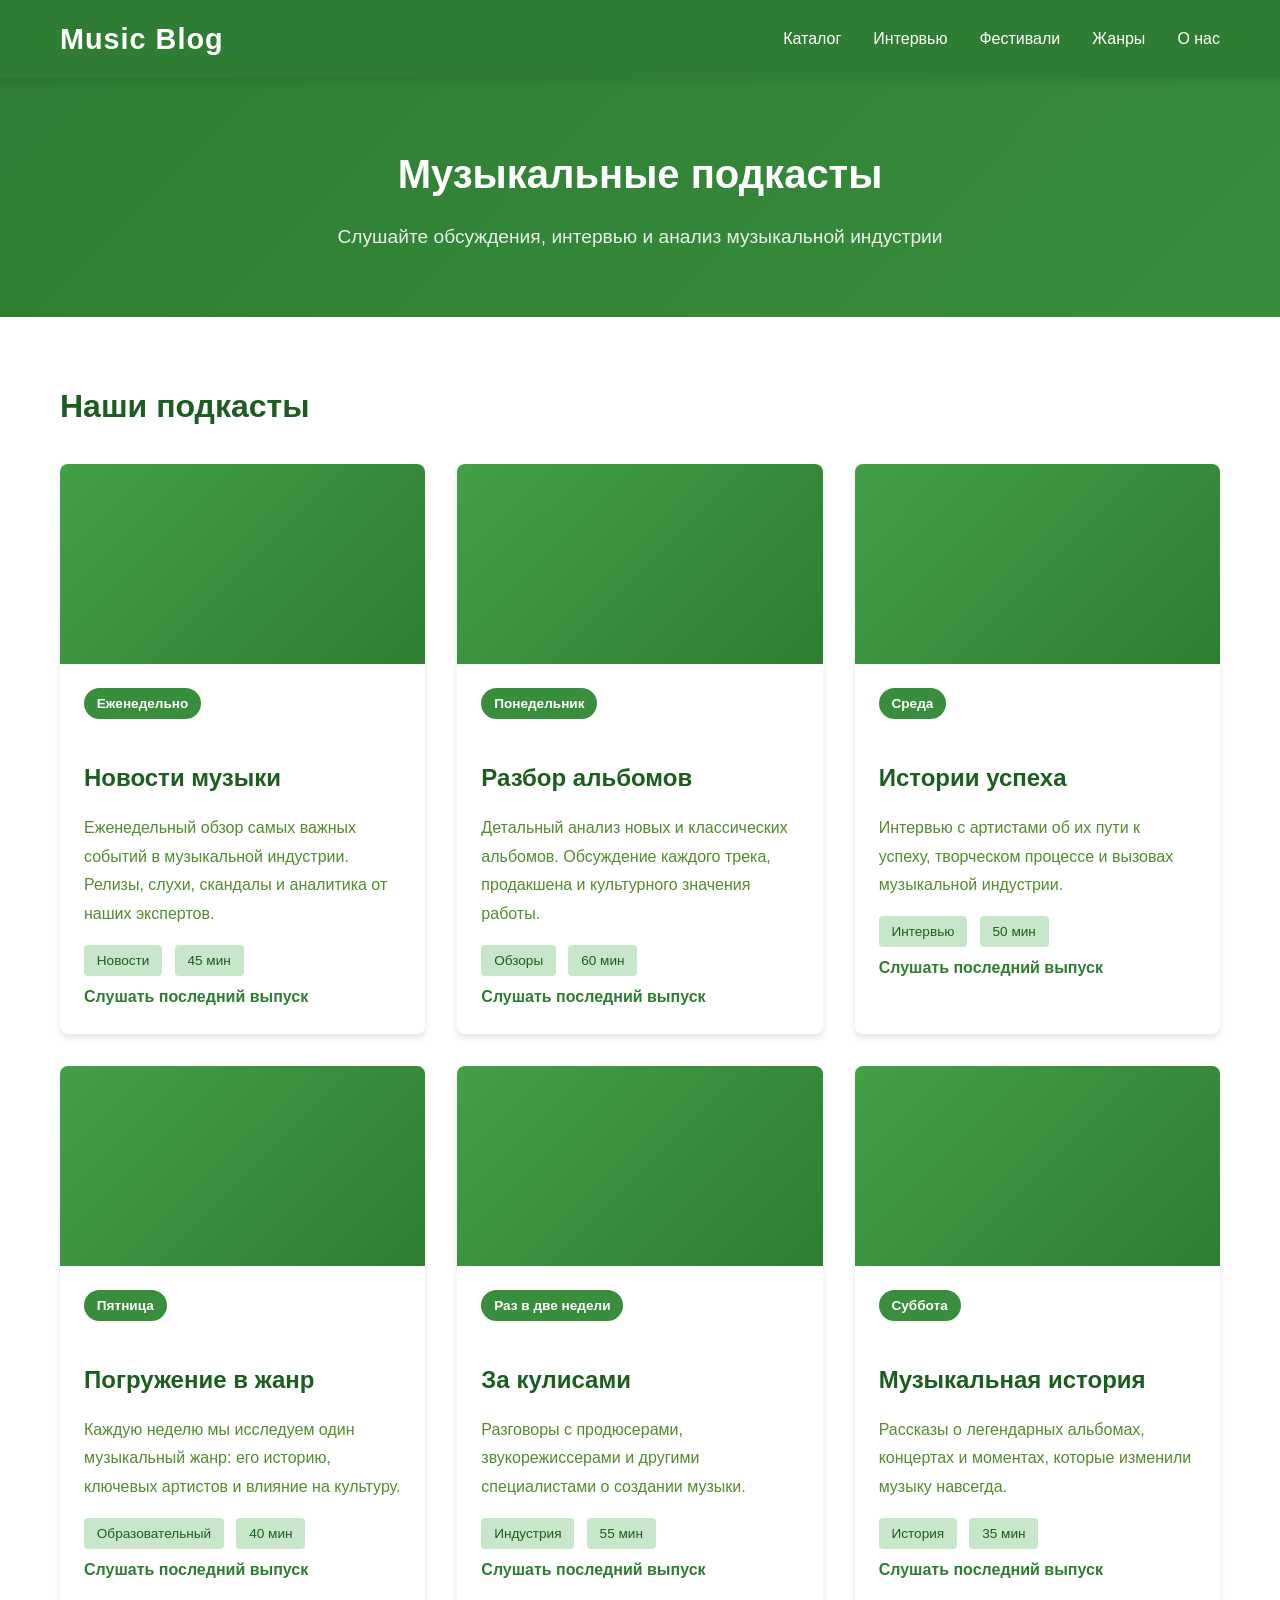
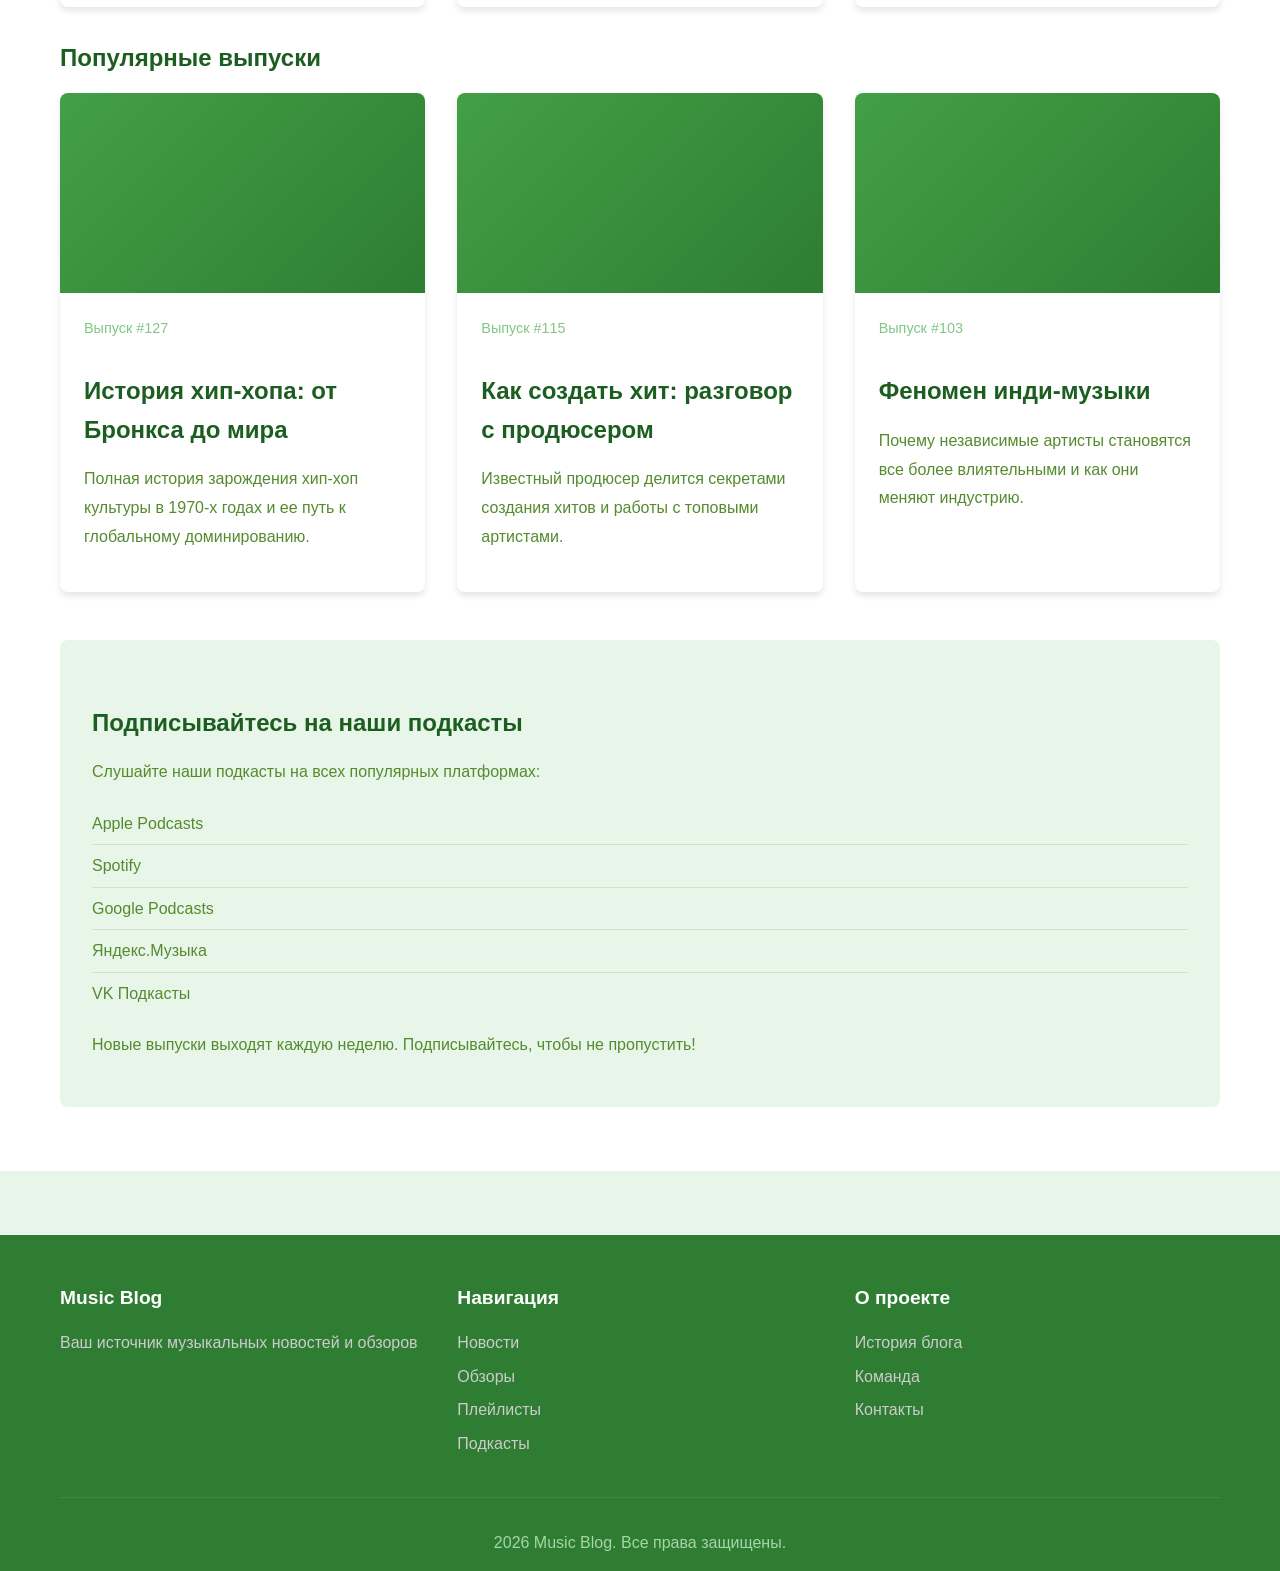
<file: podcasts.html>
<!DOCTYPE html>
<html lang="ru">
<head>
    <meta charset="UTF-8">
    <meta name="viewport" content="width=device-width, initial-scale=1.0">
    <title>Подкасты - Музыкальный Блог</title>
    <link rel="stylesheet" href="styles.css">
</head>
<body>
    <header>
        <div class="container">
            <div class="logo">
                <h1><a href="index.html" style="color: #fff; text-decoration: none;">Music Blog</a></h1>
            </div>
            <nav>
                <ul class="main-menu">
                    <li class="dropdown">
                        <a href="#catalog">Каталог</a>
                        <ul class="dropdown-menu">
                            <li class="dropdown-submenu">
                                <a href="news.html">Новости</a>
                                <ul>
                                    <li><a href="news.html#hip-hop">Хип-хоп</a></li>
                                    <li><a href="news.html#rock">Рок</a></li>
                                    <li><a href="news.html#pop">Поп</a></li>
                                    <li><a href="news.html#electronic">Электронная</a></li>
                                    <li><a href="news.html#indie">Инди</a></li>
                                    <li><a href="news.html#releases">Новые релизы</a></li>
                                    <li><a href="news.html#charts">Чарты</a></li>
                                </ul>
                            </li>
                            <li class="dropdown-submenu">
                                <a href="reviews.html">Обзоры</a>
                                <ul>
                                    <li><a href="reviews.html#albums">Альбомы</a></li>
                                    <li><a href="reviews.html#tracks">Треки</a></li>
                                    <li><a href="reviews.html#artists">Артисты</a></li>
                                    <li><a href="reviews.html#by-rating">По рейтингу</a></li>
                                </ul>
                            </li>
                            <li class="dropdown-submenu">
                                <a href="playlists.html">Плейлисты</a>
                                <ul>
                                    <li><a href="playlists.html#thematic">Тематические</a></li>
                                    <li><a href="playlists.html#by-genre">По жанрам</a></li>
                                    <li><a href="playlists.html#by-mood">По настроению</a></li>
                                </ul>
                            </li>
                        </ul>
                    </li>
                    <li><a href="interviews.html">Интервью</a></li>
                    <li><a href="festivals.html">Фестивали</a></li>
                    <li><a href="genres.html">Жанры</a></li>
                    <li class="dropdown">
                        <a href="about.html">О нас</a>
                        <ul class="dropdown-menu">
                            <li><a href="about.html#history">История блога</a></li>
                            <li><a href="about.html#team">Наша команда</a></li>
                            <li><a href="about.html#faq">FAQ</a></li>
                            <li><a href="about.html#contacts">Контакты</a></li>
                        </ul>
                    </li>
                </ul>
            </nav>
        </div>
    </header>

    <main>
        <section class="hero">
            <div class="container">
                <h2>Музыкальные подкасты</h2>
                <p>Слушайте обсуждения, интервью и анализ музыкальной индустрии</p>
            </div>
        </section>

        <section class="content-section">
            <div class="container">
                <h2>Наши подкасты</h2>
                <div class="grid">
                    <article class="card">
                        <div class="card-image"></div>
                        <div class="card-content">
                            <span class="category">Еженедельно</span>
                            <h3>Новости музыки</h3>
                            <p>Еженедельный обзор самых важных событий в музыкальной индустрии. Релизы, слухи, скандалы и аналитика от наших экспертов.</p>
                            <div>
                                <span class="tag">Новости</span>
                                <span class="tag">45 мин</span>
                            </div>
                            <a href="#" class="read-more">Слушать последний выпуск</a>
                        </div>
                    </article>

                    <article class="card">
                        <div class="card-image"></div>
                        <div class="card-content">
                            <span class="category">Понедельник</span>
                            <h3>Разбор альбомов</h3>
                            <p>Детальный анализ новых и классических альбомов. Обсуждение каждого трека, продакшена и культурного значения работы.</p>
                            <div>
                                <span class="tag">Обзоры</span>
                                <span class="tag">60 мин</span>
                            </div>
                            <a href="#" class="read-more">Слушать последний выпуск</a>
                        </div>
                    </article>

                    <article class="card">
                        <div class="card-image"></div>
                        <div class="card-content">
                            <span class="category">Среда</span>
                            <h3>Истории успеха</h3>
                            <p>Интервью с артистами об их пути к успеху, творческом процессе и вызовах музыкальной индустрии.</p>
                            <div>
                                <span class="tag">Интервью</span>
                                <span class="tag">50 мин</span>
                            </div>
                            <a href="#" class="read-more">Слушать последний выпуск</a>
                        </div>
                    </article>

                    <article class="card">
                        <div class="card-image"></div>
                        <div class="card-content">
                            <span class="category">Пятница</span>
                            <h3>Погружение в жанр</h3>
                            <p>Каждую неделю мы исследуем один музыкальный жанр: его историю, ключевых артистов и влияние на культуру.</p>
                            <div>
                                <span class="tag">Образовательный</span>
                                <span class="tag">40 мин</span>
                            </div>
                            <a href="#" class="read-more">Слушать последний выпуск</a>
                        </div>
                    </article>

                    <article class="card">
                        <div class="card-image"></div>
                        <div class="card-content">
                            <span class="category">Раз в две недели</span>
                            <h3>За кулисами</h3>
                            <p>Разговоры с продюсерами, звукорежиссерами и другими специалистами о создании музыки.</p>
                            <div>
                                <span class="tag">Индустрия</span>
                                <span class="tag">55 мин</span>
                            </div>
                            <a href="#" class="read-more">Слушать последний выпуск</a>
                        </div>
                    </article>

                    <article class="card">
                        <div class="card-image"></div>
                        <div class="card-content">
                            <span class="category">Суббота</span>
                            <h3>Музыкальная история</h3>
                            <p>Рассказы о легендарных альбомах, концертах и моментах, которые изменили музыку навсегда.</p>
                            <div>
                                <span class="tag">История</span>
                                <span class="tag">35 мин</span>
                            </div>
                            <a href="#" class="read-more">Слушать последний выпуск</a>
                        </div>
                    </article>
                </div>

                <h3>Популярные выпуски</h3>
                <div class="grid">
                    <article class="card">
                        <div class="card-image"></div>
                        <div class="card-content">
                            <div class="article-meta">
                                <span>Выпуск #127</span>
                            </div>
                            <h3>История хип-хопа: от Бронкса до мира</h3>
                            <p>Полная история зарождения хип-хоп культуры в 1970-х годах и ее путь к глобальному доминированию.</p>
                        </div>
                    </article>

                    <article class="card">
                        <div class="card-image"></div>
                        <div class="card-content">
                            <div class="article-meta">
                                <span>Выпуск #115</span>
                            </div>
                            <h3>Как создать хит: разговор с продюсером</h3>
                            <p>Известный продюсер делится секретами создания хитов и работы с топовыми артистами.</p>
                        </div>
                    </article>

                    <article class="card">
                        <div class="card-image"></div>
                        <div class="card-content">
                            <div class="article-meta">
                                <span>Выпуск #103</span>
                            </div>
                            <h3>Феномен инди-музыки</h3>
                            <p>Почему независимые артисты становятся все более влиятельными и как они меняют индустрию.</p>
                        </div>
                    </article>
                </div>

                <div class="content-section" style="background-color: #e8f5e9; padding: 2rem; border-radius: 8px; margin-top: 3rem;">
                    <h3>Подписывайтесь на наши подкасты</h3>
                    <p>Слушайте наши подкасты на всех популярных платформах:</p>
                    <ul style="list-style: none; padding: 0; margin-top: 1rem;">
                        <li style="padding: 0.5rem 0;">Apple Podcasts</li>
                        <li style="padding: 0.5rem 0;">Spotify</li>
                        <li style="padding: 0.5rem 0;">Google Podcasts</li>
                        <li style="padding: 0.5rem 0;">Яндекс.Музыка</li>
                        <li style="padding: 0.5rem 0;">VK Подкасты</li>
                    </ul>
                    <p style="margin-top: 1rem;">Новые выпуски выходят каждую неделю. Подписывайтесь, чтобы не пропустить!</p>
                </div>
            </div>
        </section>
    </main>

    <footer>
        <div class="container">
            <div class="footer-content">
                <div class="footer-section">
                    <h4>Music Blog</h4>
                    <p>Ваш источник музыкальных новостей и обзоров</p>
                </div>
                <div class="footer-section">
                    <h4>Навигация</h4>
                    <ul>
                        <li><a href="news.html">Новости</a></li>
                        <li><a href="reviews.html">Обзоры</a></li>
                        <li><a href="playlists.html">Плейлисты</a></li>
                        <li><a href="podcasts.html">Подкасты</a></li>
                    </ul>
                </div>
                <div class="footer-section">
                    <h4>О проекте</h4>
                    <ul>
                        <li><a href="about.html#history">История блога</a></li>
                        <li><a href="about.html#team">Команда</a></li>
                        <li><a href="about.html#contacts">Контакты</a></li>
                    </ul>
                </div>
            </div>
            <div class="footer-bottom">
                <p>2026 Music Blog. Все права защищены.</p>
            </div>
        </div>
    </footer>
</body>
</html>
</file>
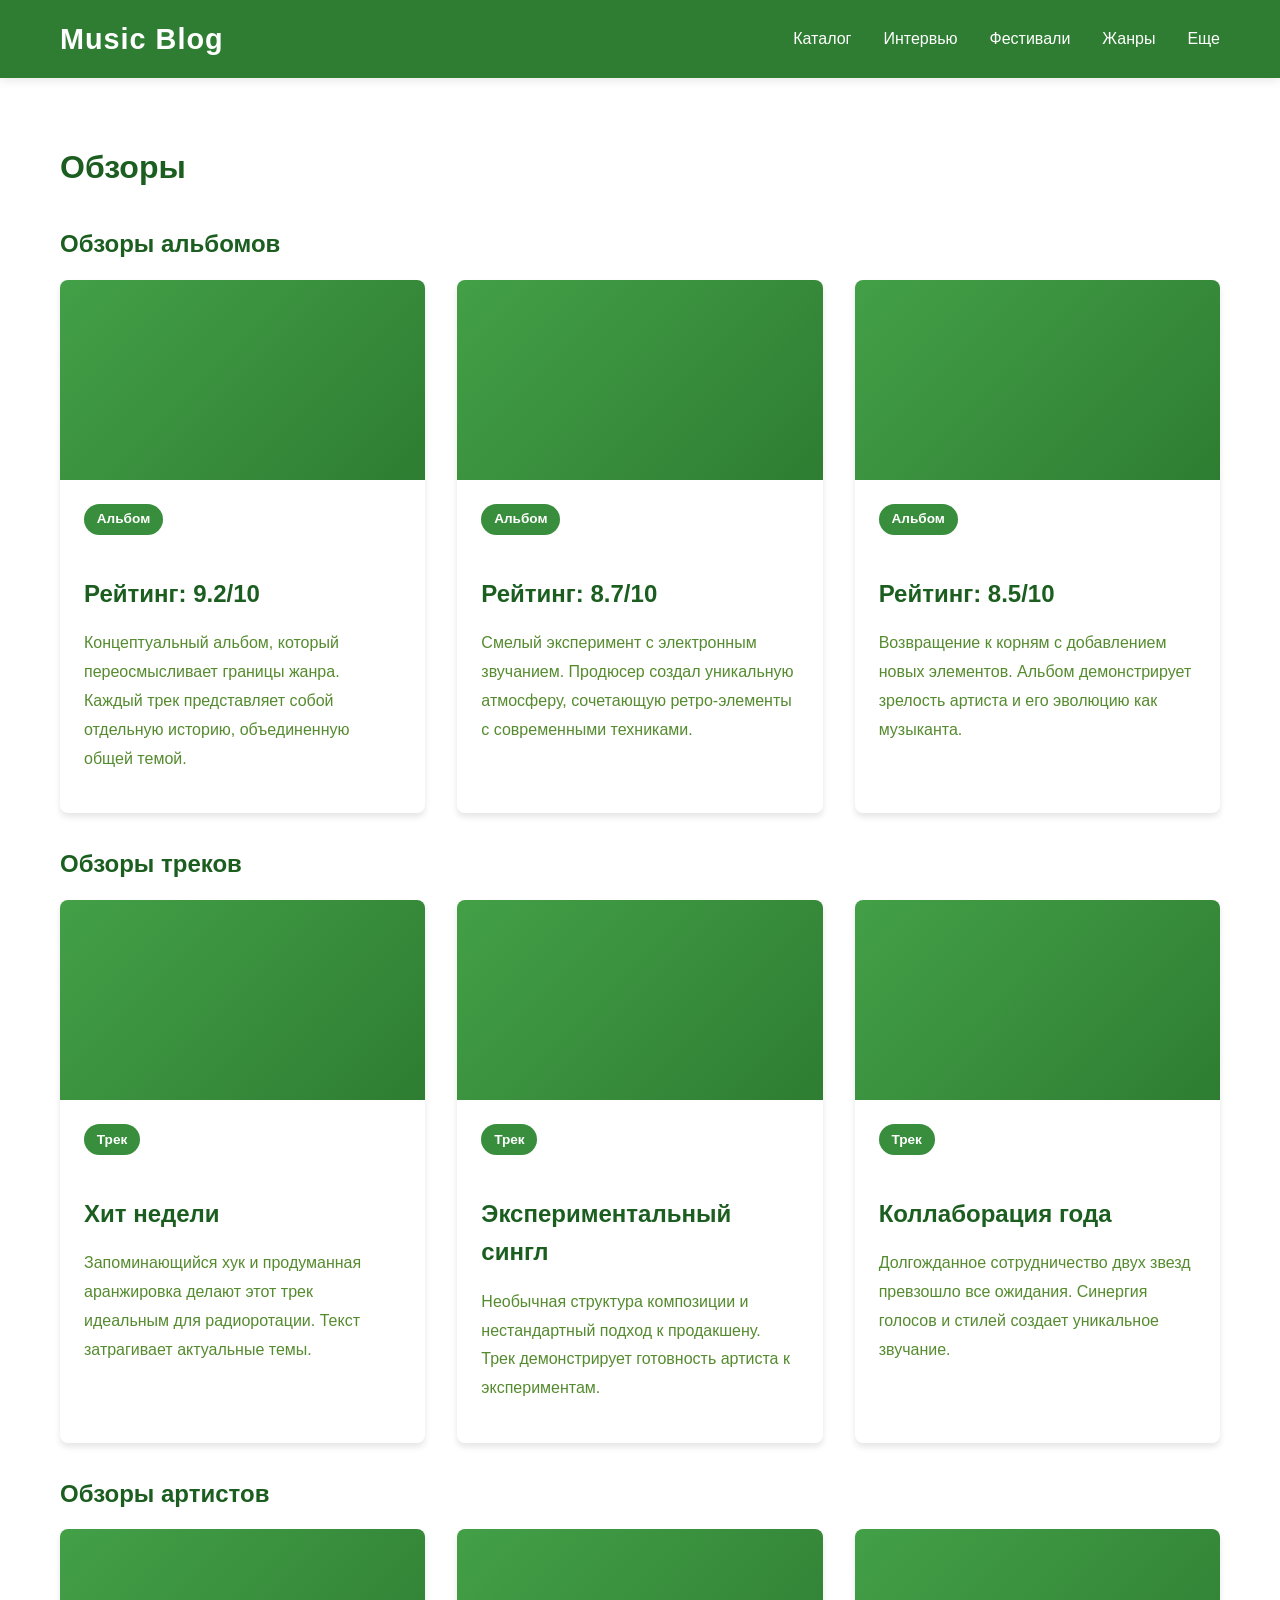
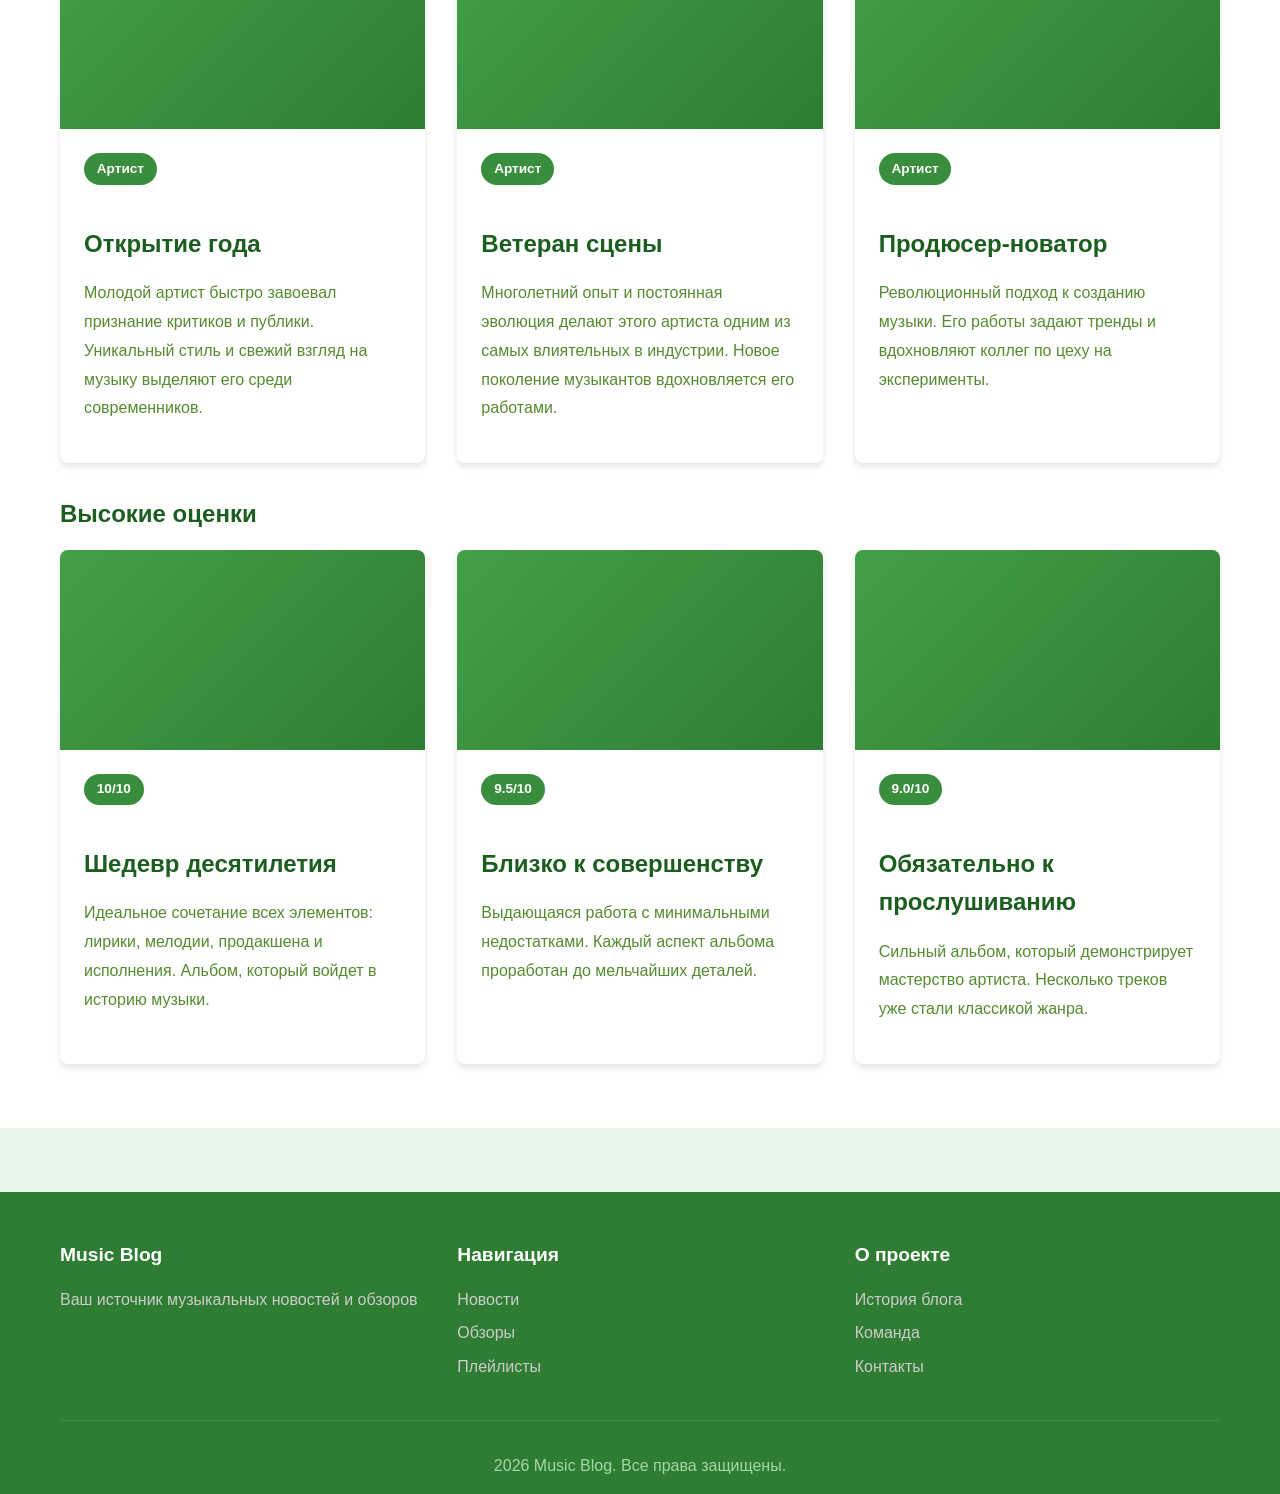
<file: reviews.html>
<!DOCTYPE html>
<html lang="ru">
<head>
    <meta charset="UTF-8">
    <meta name="viewport" content="width=device-width, initial-scale=1.0">
    <title>Обзоры - Музыкальный Блог</title>
    <link rel="stylesheet" href="styles.css">
</head>
<body>
    <header>
        <div class="container">
            <div class="logo">
                <h1><a href="index.html" style="color: #fff; text-decoration: none;">Music Blog</a></h1>
            </div>
            <nav>
                <ul class="main-menu">
                    <li class="dropdown">
                        <a href="#catalog">Каталог</a>
                        <ul class="dropdown-menu">
                            <li class="dropdown-submenu">
                                <a href="news.html">Новости</a>
                                <ul>
                                    <li><a href="news.html#hip-hop">Хип-хоп</a></li>
                                    <li><a href="news.html#rock">Рок</a></li>
                                    <li><a href="news.html#pop">Поп</a></li>
                                    <li><a href="news.html#electronic">Электронная</a></li>
                                    <li><a href="news.html#indie">Инди</a></li>
                                    <li><a href="news.html#releases">Новые релизы</a></li>
                                    <li><a href="news.html#charts">Чарты</a></li>
                                </ul>
                            </li>
                            <li class="dropdown-submenu">
                                <a href="reviews.html">Обзоры</a>
                                <ul>
                                    <li><a href="#albums">Альбомы</a></li>
                                    <li><a href="#tracks">Треки</a></li>
                                    <li><a href="#artists">Артисты</a></li>
                                    <li><a href="#by-rating">По рейтингу</a></li>
                                </ul>
                            </li>
                            <li class="dropdown-submenu">
                                <a href="playlists.html">Плейлисты</a>
                                <ul>
                                    <li><a href="playlists.html#thematic">Тематические</a></li>
                                    <li><a href="playlists.html#by-genre">По жанрам</a></li>
                                    <li><a href="playlists.html#by-mood">По настроению</a></li>
                                </ul>
                            </li>
                        </ul>
                    </li>
                    <li><a href="interviews.html">Интервью</a></li>
                    <li><a href="festivals.html">Фестивали</a></li>
                    <li><a href="genres.html">Жанры</a></li>
                    <li class="dropdown">
                        <a href="#more">Еще</a>
                        <ul class="dropdown-menu">
                            <li><a href="podcasts.html">Подкасты</a></li>
                            <li><a href="awards.html">Награды</a></li>
                            <li><a href="history.html">История музыки</a></li>
                            <li><a href="community.html">Сообщество</a></li>
                            <li><a href="about.html">О нас</a></li>
                        </ul>
                    </li>
                </ul>
            </nav>
        </div>
    </header>

    <main>
        <section class="content-section">
            <div class="container">
                <h2>Обзоры</h2>

                <h3 id="albums">Обзоры альбомов</h3>
                <div class="grid">
                    <article class="card">
                        <div class="card-image"></div>
                        <div class="card-content">
                            <span class="category">Альбом</span>
                            <h3>Рейтинг: 9.2/10</h3>
                            <p>Концептуальный альбом, который переосмысливает границы жанра. Каждый трек представляет собой отдельную историю, объединенную общей темой.</p>
                        </div>
                    </article>

                    <article class="card">
                        <div class="card-image"></div>
                        <div class="card-content">
                            <span class="category">Альбом</span>
                            <h3>Рейтинг: 8.7/10</h3>
                            <p>Смелый эксперимент с электронным звучанием. Продюсер создал уникальную атмосферу, сочетающую ретро-элементы с современными техниками.</p>
                        </div>
                    </article>

                    <article class="card">
                        <div class="card-image"></div>
                        <div class="card-content">
                            <span class="category">Альбом</span>
                            <h3>Рейтинг: 8.5/10</h3>
                            <p>Возвращение к корням с добавлением новых элементов. Альбом демонстрирует зрелость артиста и его эволюцию как музыканта.</p>
                        </div>
                    </article>
                </div>

                <h3 id="tracks">Обзоры треков</h3>
                <div class="grid">
                    <article class="card">
                        <div class="card-image"></div>
                        <div class="card-content">
                            <span class="category">Трек</span>
                            <h3>Хит недели</h3>
                            <p>Запоминающийся хук и продуманная аранжировка делают этот трек идеальным для радиоротации. Текст затрагивает актуальные темы.</p>
                        </div>
                    </article>

                    <article class="card">
                        <div class="card-image"></div>
                        <div class="card-content">
                            <span class="category">Трек</span>
                            <h3>Экспериментальный сингл</h3>
                            <p>Необычная структура композиции и нестандартный подход к продакшену. Трек демонстрирует готовность артиста к экспериментам.</p>
                        </div>
                    </article>

                    <article class="card">
                        <div class="card-image"></div>
                        <div class="card-content">
                            <span class="category">Трек</span>
                            <h3>Коллаборация года</h3>
                            <p>Долгожданное сотрудничество двух звезд превзошло все ожидания. Синергия голосов и стилей создает уникальное звучание.</p>
                        </div>
                    </article>
                </div>

                <h3 id="artists">Обзоры артистов</h3>
                <div class="grid">
                    <article class="card">
                        <div class="card-image"></div>
                        <div class="card-content">
                            <span class="category">Артист</span>
                            <h3>Открытие года</h3>
                            <p>Молодой артист быстро завоевал признание критиков и публики. Уникальный стиль и свежий взгляд на музыку выделяют его среди современников.</p>
                        </div>
                    </article>

                    <article class="card">
                        <div class="card-image"></div>
                        <div class="card-content">
                            <span class="category">Артист</span>
                            <h3>Ветеран сцены</h3>
                            <p>Многолетний опыт и постоянная эволюция делают этого артиста одним из самых влиятельных в индустрии. Новое поколение музыкантов вдохновляется его работами.</p>
                        </div>
                    </article>

                    <article class="card">
                        <div class="card-image"></div>
                        <div class="card-content">
                            <span class="category">Артист</span>
                            <h3>Продюсер-новатор</h3>
                            <p>Революционный подход к созданию музыки. Его работы задают тренды и вдохновляют коллег по цеху на эксперименты.</p>
                        </div>
                    </article>
                </div>

                <h3 id="by-rating">Высокие оценки</h3>
                <div class="grid">
                    <article class="card">
                        <div class="card-image"></div>
                        <div class="card-content">
                            <span class="category">10/10</span>
                            <h3>Шедевр десятилетия</h3>
                            <p>Идеальное сочетание всех элементов: лирики, мелодии, продакшена и исполнения. Альбом, который войдет в историю музыки.</p>
                        </div>
                    </article>

                    <article class="card">
                        <div class="card-image"></div>
                        <div class="card-content">
                            <span class="category">9.5/10</span>
                            <h3>Близко к совершенству</h3>
                            <p>Выдающаяся работа с минимальными недостатками. Каждый аспект альбома проработан до мельчайших деталей.</p>
                        </div>
                    </article>

                    <article class="card">
                        <div class="card-image"></div>
                        <div class="card-content">
                            <span class="category">9.0/10</span>
                            <h3>Обязательно к прослушиванию</h3>
                            <p>Сильный альбом, который демонстрирует мастерство артиста. Несколько треков уже стали классикой жанра.</p>
                        </div>
                    </article>
                </div>
            </div>
        </section>
    </main>

    <footer>
        <div class="container">
            <div class="footer-content">
                <div class="footer-section">
                    <h4>Music Blog</h4>
                    <p>Ваш источник музыкальных новостей и обзоров</p>
                </div>
                <div class="footer-section">
                    <h4>Навигация</h4>
                    <ul>
                        <li><a href="news.html">Новости</a></li>
                        <li><a href="reviews.html">Обзоры</a></li>
                        <li><a href="playlists.html">Плейлисты</a></li>
                    </ul>
                </div>
                <div class="footer-section">
                    <h4>О проекте</h4>
                    <ul>
                        <li><a href="about.html#history">История блога</a></li>
                        <li><a href="about.html#team">Команда</a></li>
                        <li><a href="about.html#contacts">Контакты</a></li>
                    </ul>
                </div>
            </div>
            <div class="footer-bottom">
                <p>2026 Music Blog. Все права защищены.</p>
            </div>
        </div>
    </footer>
</body>
</html>
</file>
<file: styles.css>
* {
    margin: 0;
    padding: 0;
    box-sizing: border-box;
}

body {
    font-family: -apple-system, BlinkMacSystemFont, 'Segoe UI', Roboto, 'Helvetica Neue', Arial, sans-serif;
    line-height: 1.6;
    color: #1b5e20;
    background-color: #e8f5e9;
}

.container {
    max-width: 1200px;
    margin: 0 auto;
    padding: 0 20px;
}

header {
    background-color: #2e7d32;
    color: #fff;
    padding: 1rem 0;
    position: sticky;
    top: 0;
    z-index: 1000;
    box-shadow: 0 2px 10px rgba(0, 0, 0, 0.1);
}

header .container {
    display: flex;
    justify-content: space-between;
    align-items: center;
}

.logo h1 {
    font-size: 1.8rem;
    font-weight: 700;
    letter-spacing: 1px;
}

nav ul {
    list-style: none;
    display: flex;
    gap: 2rem;
}

nav a {
    color: #fff;
    text-decoration: none;
    font-weight: 500;
    transition: color 0.3s ease;
    padding: 0.5rem 0;
}

nav a:hover {
    color: #a5d6a7;
}

.main-menu {
    display: flex;
    gap: 2rem;
}

.dropdown {
    position: relative;
}

.dropdown-menu {
    display: none;
    position: absolute;
    top: 100%;
    left: 0;
    background-color: #388e3c;
    min-width: 200px;
    box-shadow: 0 8px 16px rgba(0, 0, 0, 0.2);
    border-radius: 4px;
    margin-top: 0.5rem;
    padding: 0.5rem 0;
}

.dropdown:hover .dropdown-menu {
    display: block;
}

.dropdown-menu li {
    display: block;
}

.dropdown-menu a {
    padding: 0.7rem 1.5rem;
    display: block;
    color: #fff;
}

.dropdown-menu a:hover {
    background-color: #2e7d32;
    color: #a5d6a7;
}

.dropdown-submenu {
    position: relative;
}

.dropdown-submenu > ul {
    display: none;
    position: absolute;
    left: 100%;
    top: 0;
    background-color: #43a047;
    min-width: 180px;
    box-shadow: 0 8px 16px rgba(0, 0, 0, 0.2);
    border-radius: 4px;
    padding: 0.5rem 0;
}

.dropdown-submenu:hover > ul {
    display: block;
}

.hero {
    background: linear-gradient(135deg, #2e7d32 0%, #388e3c 100%);
    color: #fff;
    padding: 4rem 0;
    text-align: center;
}

.hero h2 {
    font-size: 2.5rem;
    margin-bottom: 1rem;
    font-weight: 700;
}

.hero p {
    font-size: 1.2rem;
    opacity: 0.9;
}

.featured {
    padding: 4rem 0;
    background-color: #fff;
}

.featured h2 {
    font-size: 2rem;
    margin-bottom: 2rem;
    color: #1b5e20;
}

.grid {
    display: grid;
    grid-template-columns: repeat(auto-fit, minmax(300px, 1fr));
    gap: 2rem;
}

.card {
    background-color: #fff;
    border-radius: 8px;
    overflow: hidden;
    box-shadow: 0 4px 6px rgba(0, 0, 0, 0.1);
    transition: transform 0.3s ease, box-shadow 0.3s ease;
}

.card:hover {
    transform: translateY(-5px);
    box-shadow: 0 8px 15px rgba(0, 0, 0, 0.2);
}

.card-image {
    height: 200px;
    background: linear-gradient(135deg, #43a047 0%, #2e7d32 100%);
}

.card-content {
    padding: 1.5rem;
}

.category {
    display: inline-block;
    background-color: #388e3c;
    color: #fff;
    padding: 0.3rem 0.8rem;
    border-radius: 20px;
    font-size: 0.85rem;
    font-weight: 600;
    margin-bottom: 0.5rem;
}

.card h3 {
    font-size: 1.3rem;
    margin-bottom: 0.7rem;
    color: #1b5e20;
}

.card p {
    color: #558b2f;
    margin-bottom: 1rem;
    line-height: 1.6;
}

.read-more {
    color: #2e7d32;
    text-decoration: none;
    font-weight: 600;
    transition: color 0.3s ease;
}

.read-more:hover {
    color: #388e3c;
}

.genres {
    padding: 4rem 0;
    background-color: #e8f5e9;
}

.genres h2 {
    font-size: 2rem;
    margin-bottom: 2rem;
    color: #1b5e20;
    text-align: center;
}

.genres-grid {
    display: grid;
    grid-template-columns: repeat(auto-fit, minmax(180px, 1fr));
    gap: 1.5rem;
}

.genre-card {
    background: linear-gradient(135deg, #2e7d32 0%, #388e3c 100%);
    color: #fff;
    padding: 2rem;
    border-radius: 8px;
    text-align: center;
    text-decoration: none;
    transition: transform 0.3s ease, box-shadow 0.3s ease;
    box-shadow: 0 4px 6px rgba(0, 0, 0, 0.1);
}

.genre-card:hover {
    transform: translateY(-5px);
    box-shadow: 0 8px 15px rgba(0, 0, 0, 0.2);
}

.genre-card h3 {
    font-size: 1.3rem;
    font-weight: 600;
}

.content-section {
    padding: 4rem 0;
    background-color: #fff;
}

.content-section h2 {
    font-size: 2rem;
    margin-bottom: 2rem;
    color: #1b5e20;
}

.content-section h3 {
    font-size: 1.5rem;
    margin-top: 2rem;
    margin-bottom: 1rem;
    color: #1b5e20;
}

.content-section p {
    color: #558b2f;
    line-height: 1.8;
    margin-bottom: 1rem;
}

.content-section ul {
    list-style: none;
    padding-left: 0;
}

.content-section ul li {
    padding: 0.5rem 0;
    color: #558b2f;
    border-bottom: 1px solid #c8e6c9;
}

.content-section ul li:last-child {
    border-bottom: none;
}

.team-grid {
    display: grid;
    grid-template-columns: repeat(auto-fit, minmax(250px, 1fr));
    gap: 2rem;
    margin-top: 2rem;
}

.team-member {
    text-align: center;
    padding: 2rem;
    background-color: #fff;
    border-radius: 8px;
    box-shadow: 0 2px 4px rgba(0, 0, 0, 0.1);
}

.team-member h4 {
    font-size: 1.2rem;
    margin-bottom: 0.5rem;
    color: #1b5e20;
}

.team-member p {
    color: #558b2f;
    font-size: 0.95rem;
}

footer {
    background-color: #2e7d32;
    color: #fff;
    padding: 3rem 0 1rem;
    margin-top: 4rem;
}

.footer-content {
    display: grid;
    grid-template-columns: repeat(auto-fit, minmax(250px, 1fr));
    gap: 2rem;
    margin-bottom: 2rem;
}

.footer-section h4 {
    margin-bottom: 1rem;
    font-size: 1.2rem;
}

.footer-section p {
    color: #ccc;
    line-height: 1.6;
}

.footer-section ul {
    list-style: none;
}

.footer-section ul li {
    margin-bottom: 0.5rem;
}

.footer-section a {
    color: #ccc;
    text-decoration: none;
    transition: color 0.3s ease;
}

.footer-section a:hover {
    color: #a5d6a7;
}

.footer-bottom {
    text-align: center;
    padding-top: 2rem;
    border-top: 1px solid #388e3c;
    color: #a5d6a7;
}

.sidebar {
    background-color: #fff;
    padding: 2rem;
    border-radius: 8px;
    box-shadow: 0 2px 4px rgba(0, 0, 0, 0.1);
    margin-bottom: 2rem;
}

.sidebar h3 {
    color: #1b5e20;
    font-size: 1.3rem;
    margin-bottom: 1rem;
    padding-bottom: 0.5rem;
    border-bottom: 2px solid #c8e6c9;
}

.sidebar ul {
    list-style: none;
    padding: 0;
}

.sidebar ul li {
    padding: 0.7rem 0;
    border-bottom: 1px solid #c8e6c9;
}

.sidebar ul li:last-child {
    border-bottom: none;
}

.sidebar a {
    color: #558b2f;
    text-decoration: none;
    transition: color 0.3s ease;
}

.sidebar a:hover {
    color: #2e7d32;
}

.content-wrapper {
    display: grid;
    grid-template-columns: 1fr 300px;
    gap: 2rem;
}

.main-content {
    flex: 1;
}

.stats {
    display: flex;
    justify-content: space-around;
    padding: 2rem 0;
    background-color: #fff;
    border-radius: 8px;
    margin: 2rem 0;
    box-shadow: 0 2px 4px rgba(0, 0, 0, 0.1);
}

.stat-item {
    text-align: center;
}

.stat-number {
    font-size: 2.5rem;
    font-weight: 700;
    color: #1b5e20;
}

.stat-label {
    color: #558b2f;
    font-size: 0.9rem;
    margin-top: 0.5rem;
}

.article-meta {
    color: #81c784;
    font-size: 0.9rem;
    margin-bottom: 1rem;
}

.article-meta span {
    margin-right: 1rem;
}

.tag {
    display: inline-block;
    background-color: #c8e6c9;
    color: #1b5e20;
    padding: 0.3rem 0.8rem;
    border-radius: 4px;
    font-size: 0.85rem;
    margin-right: 0.5rem;
    margin-bottom: 0.5rem;
}

.search-box {
    margin-bottom: 2rem;
}

.search-box input {
    width: 100%;
    padding: 0.8rem;
    border: 2px solid #c8e6c9;
    border-radius: 4px;
    font-size: 1rem;
    transition: border-color 0.3s ease;
}

.search-box input:focus {
    outline: none;
    border-color: #2e7d32;
}

@media (max-width: 968px) {
    .content-wrapper {
        grid-template-columns: 1fr;
    }
}
</file>
